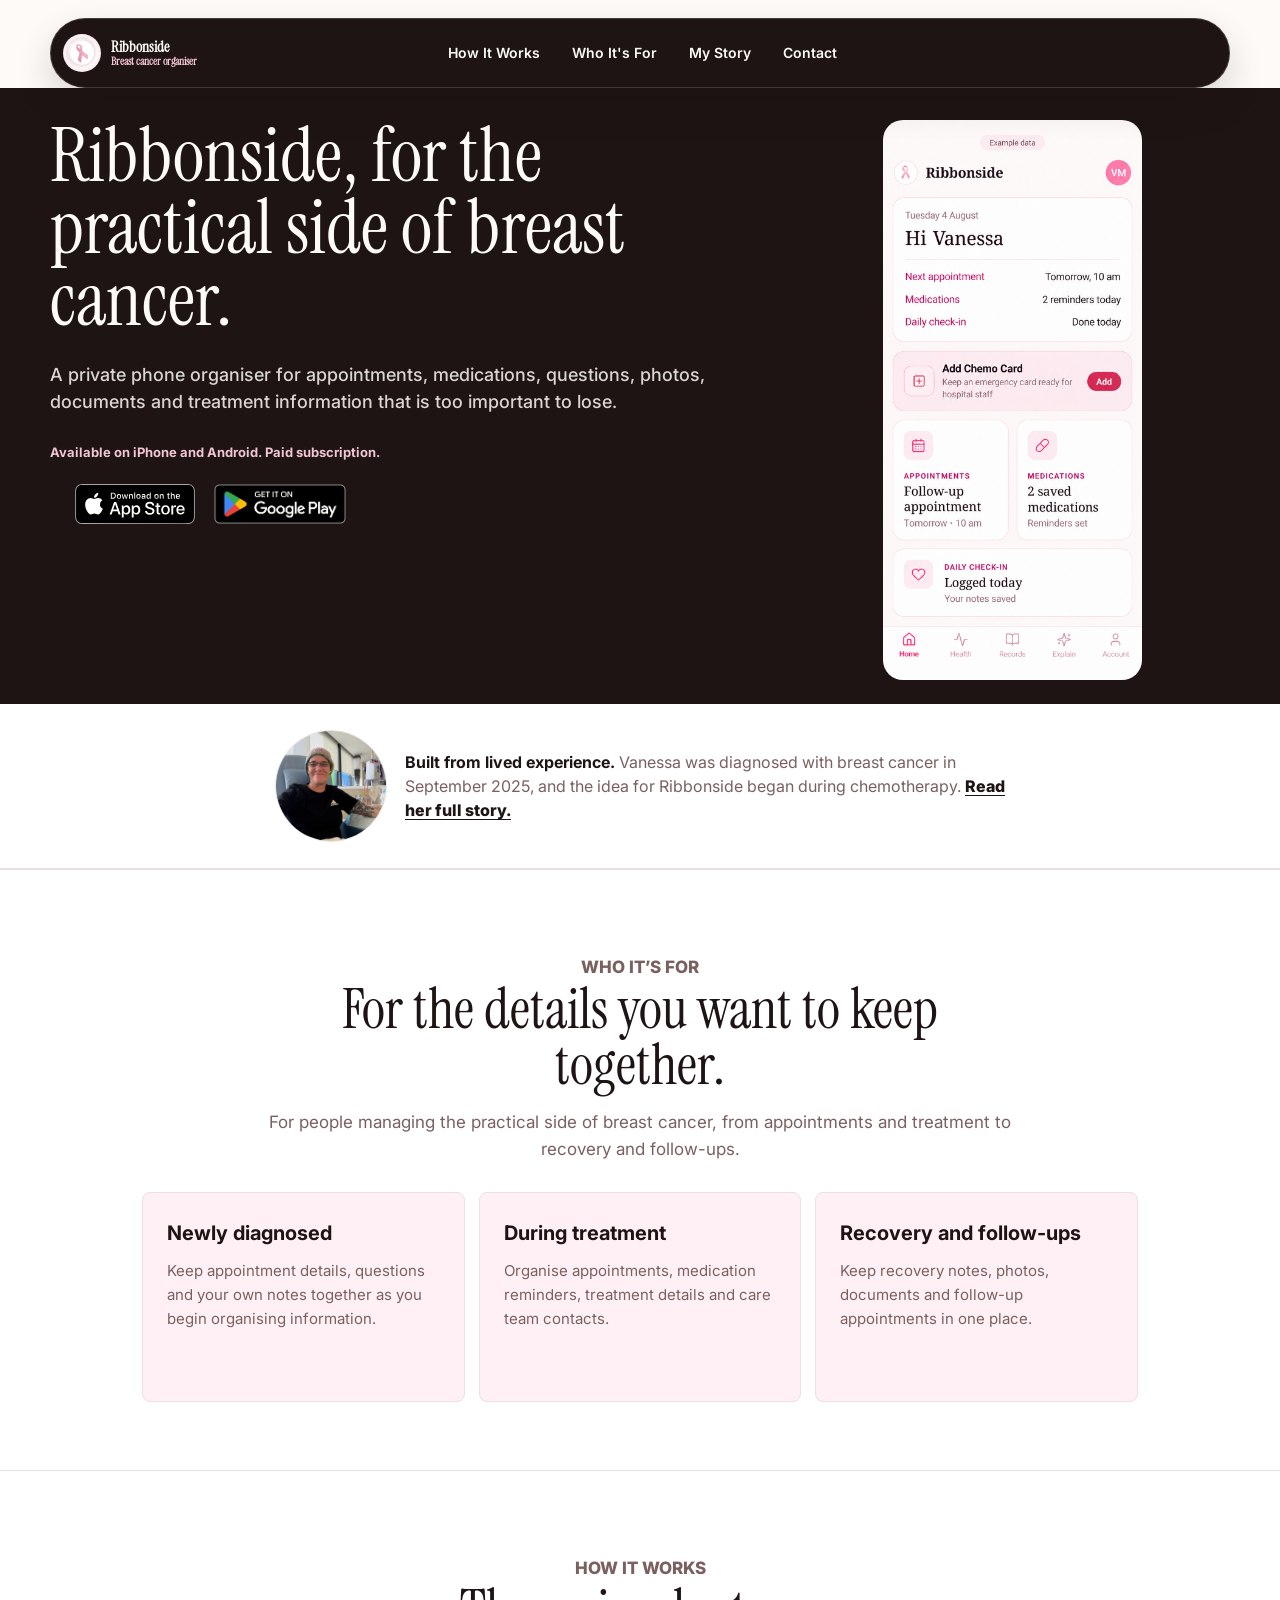
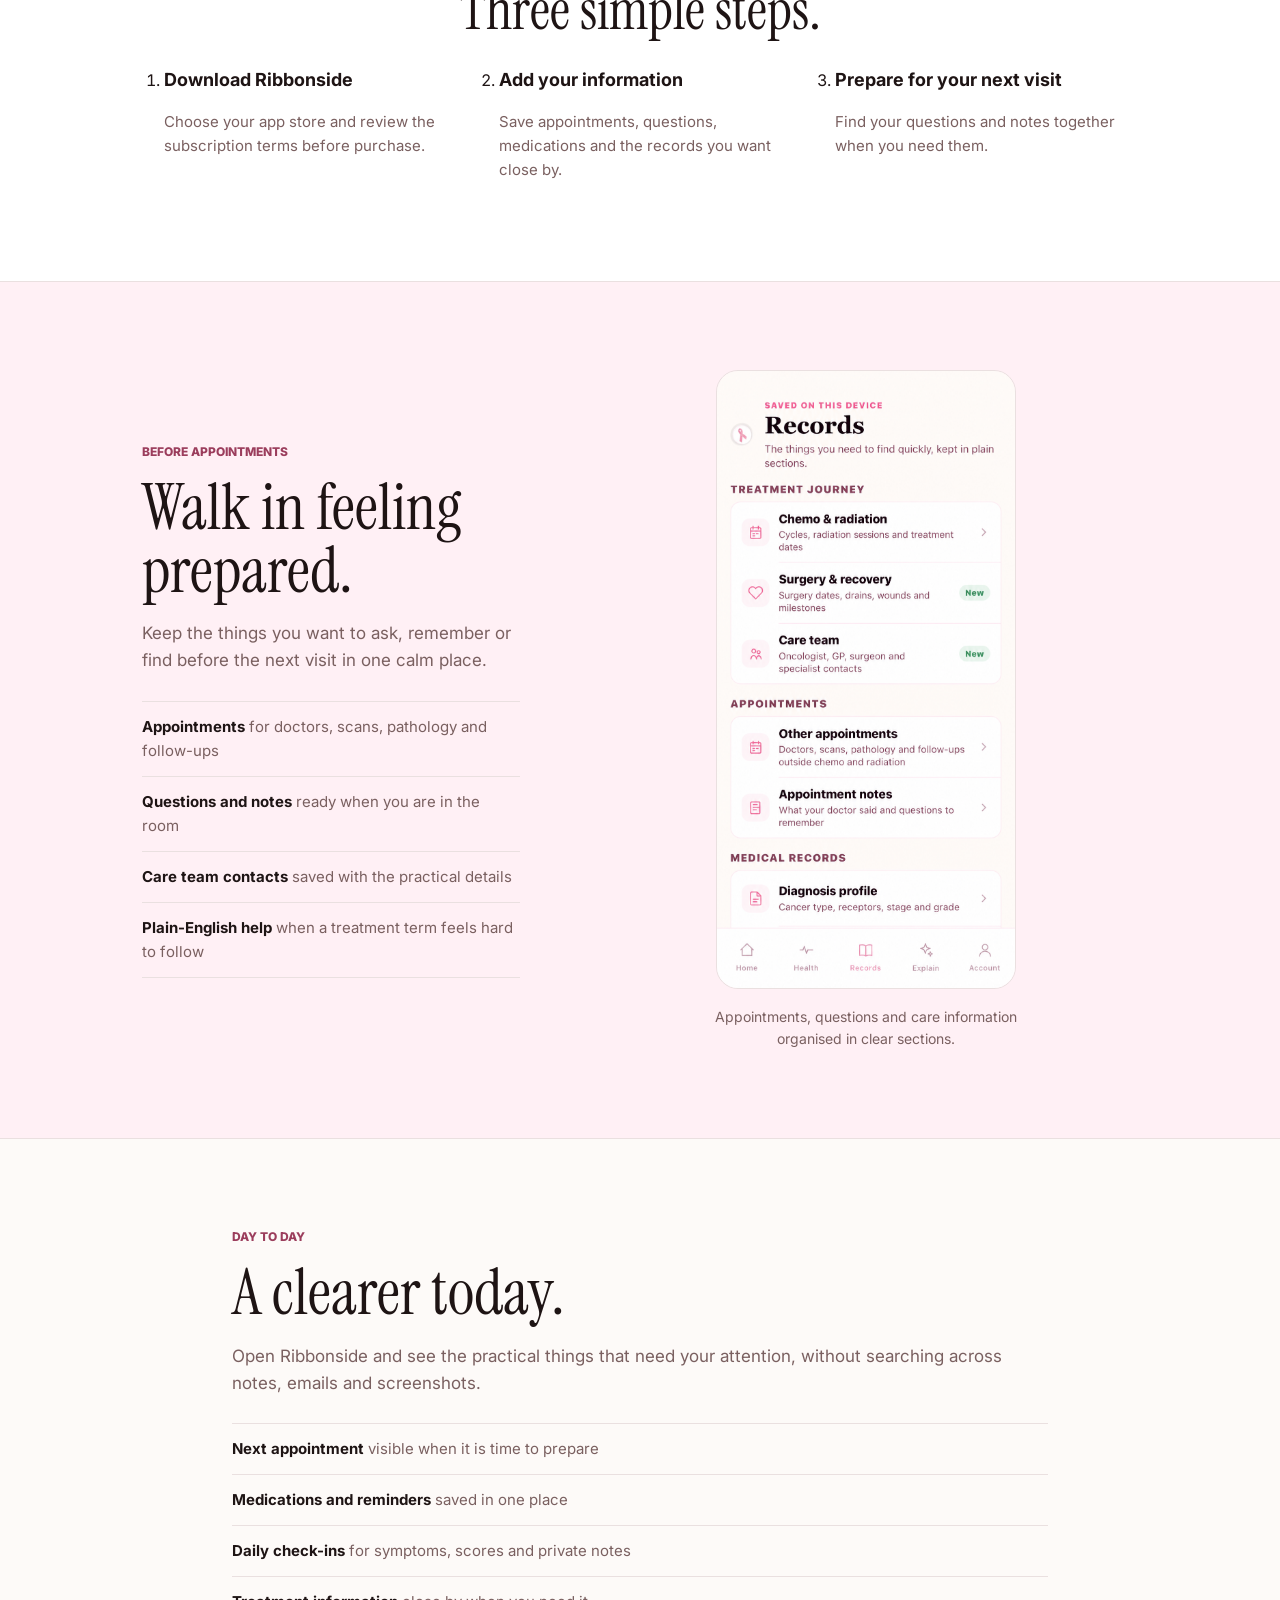
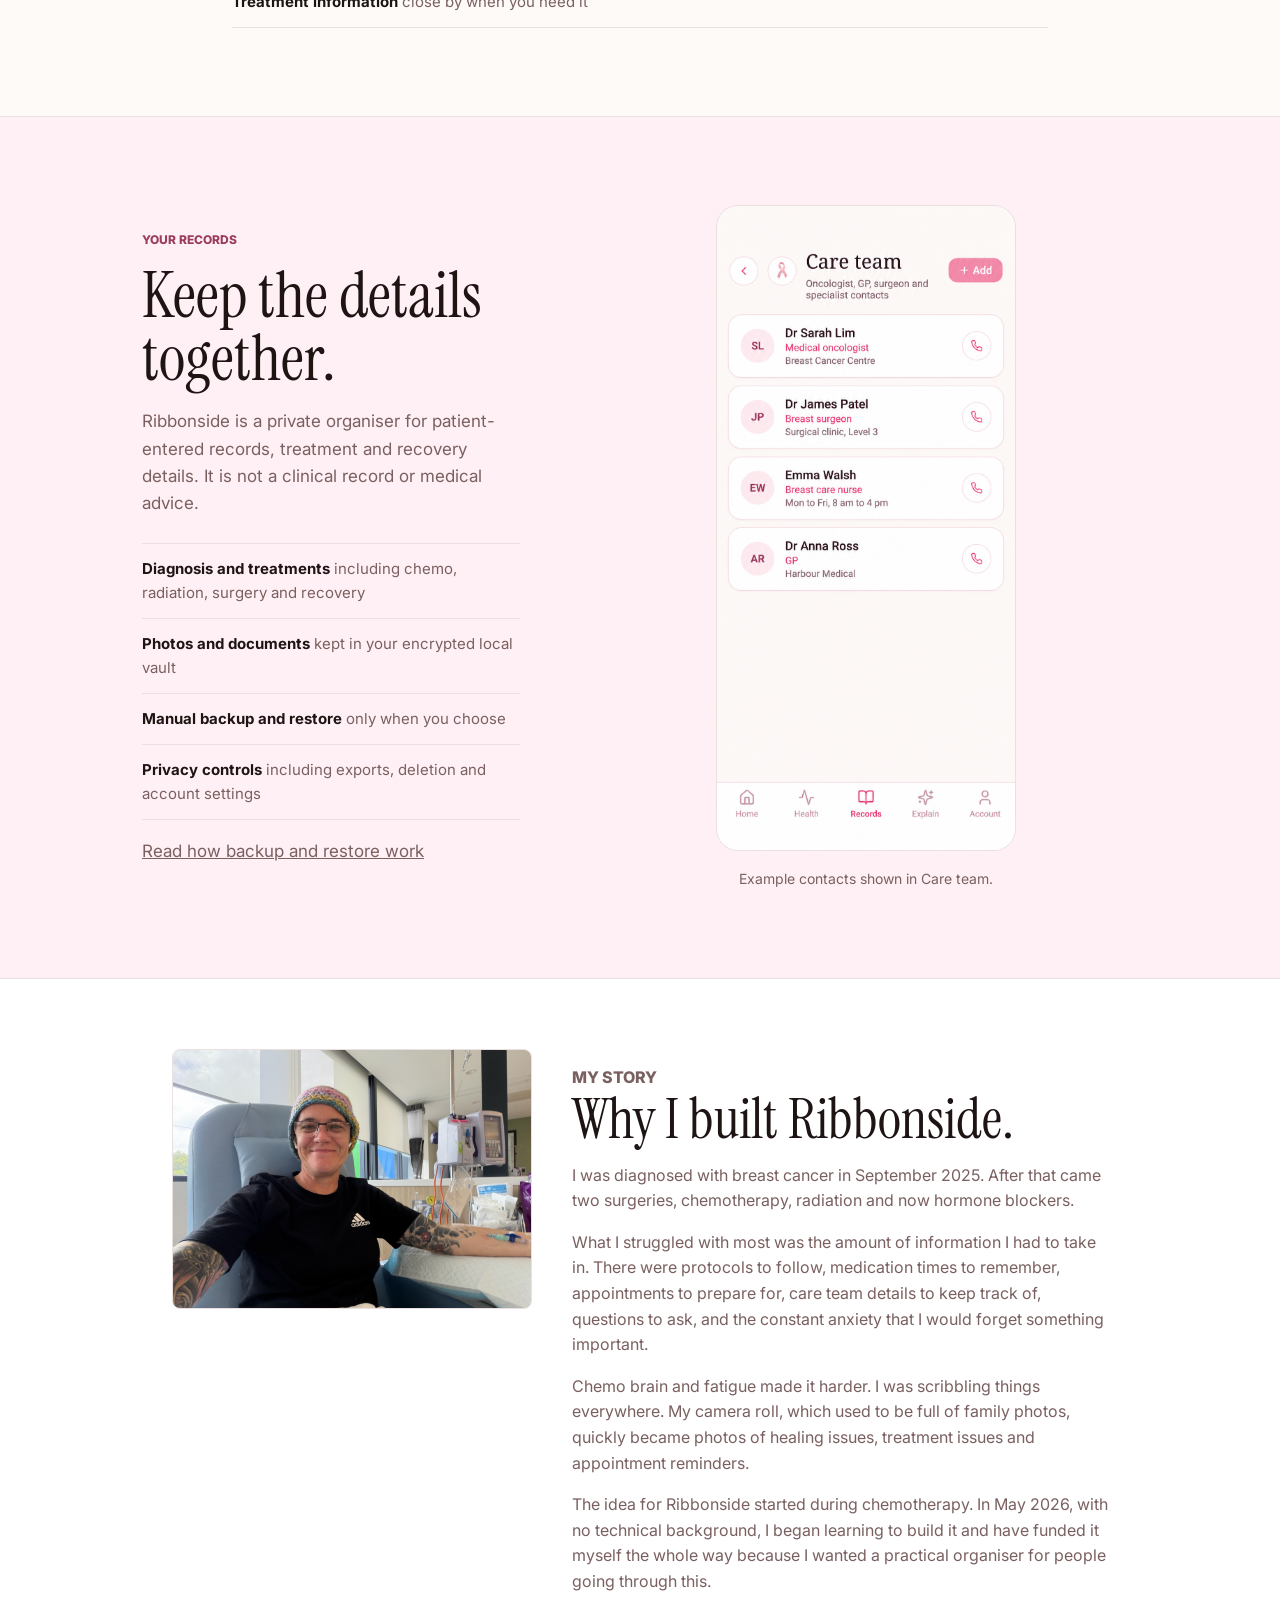
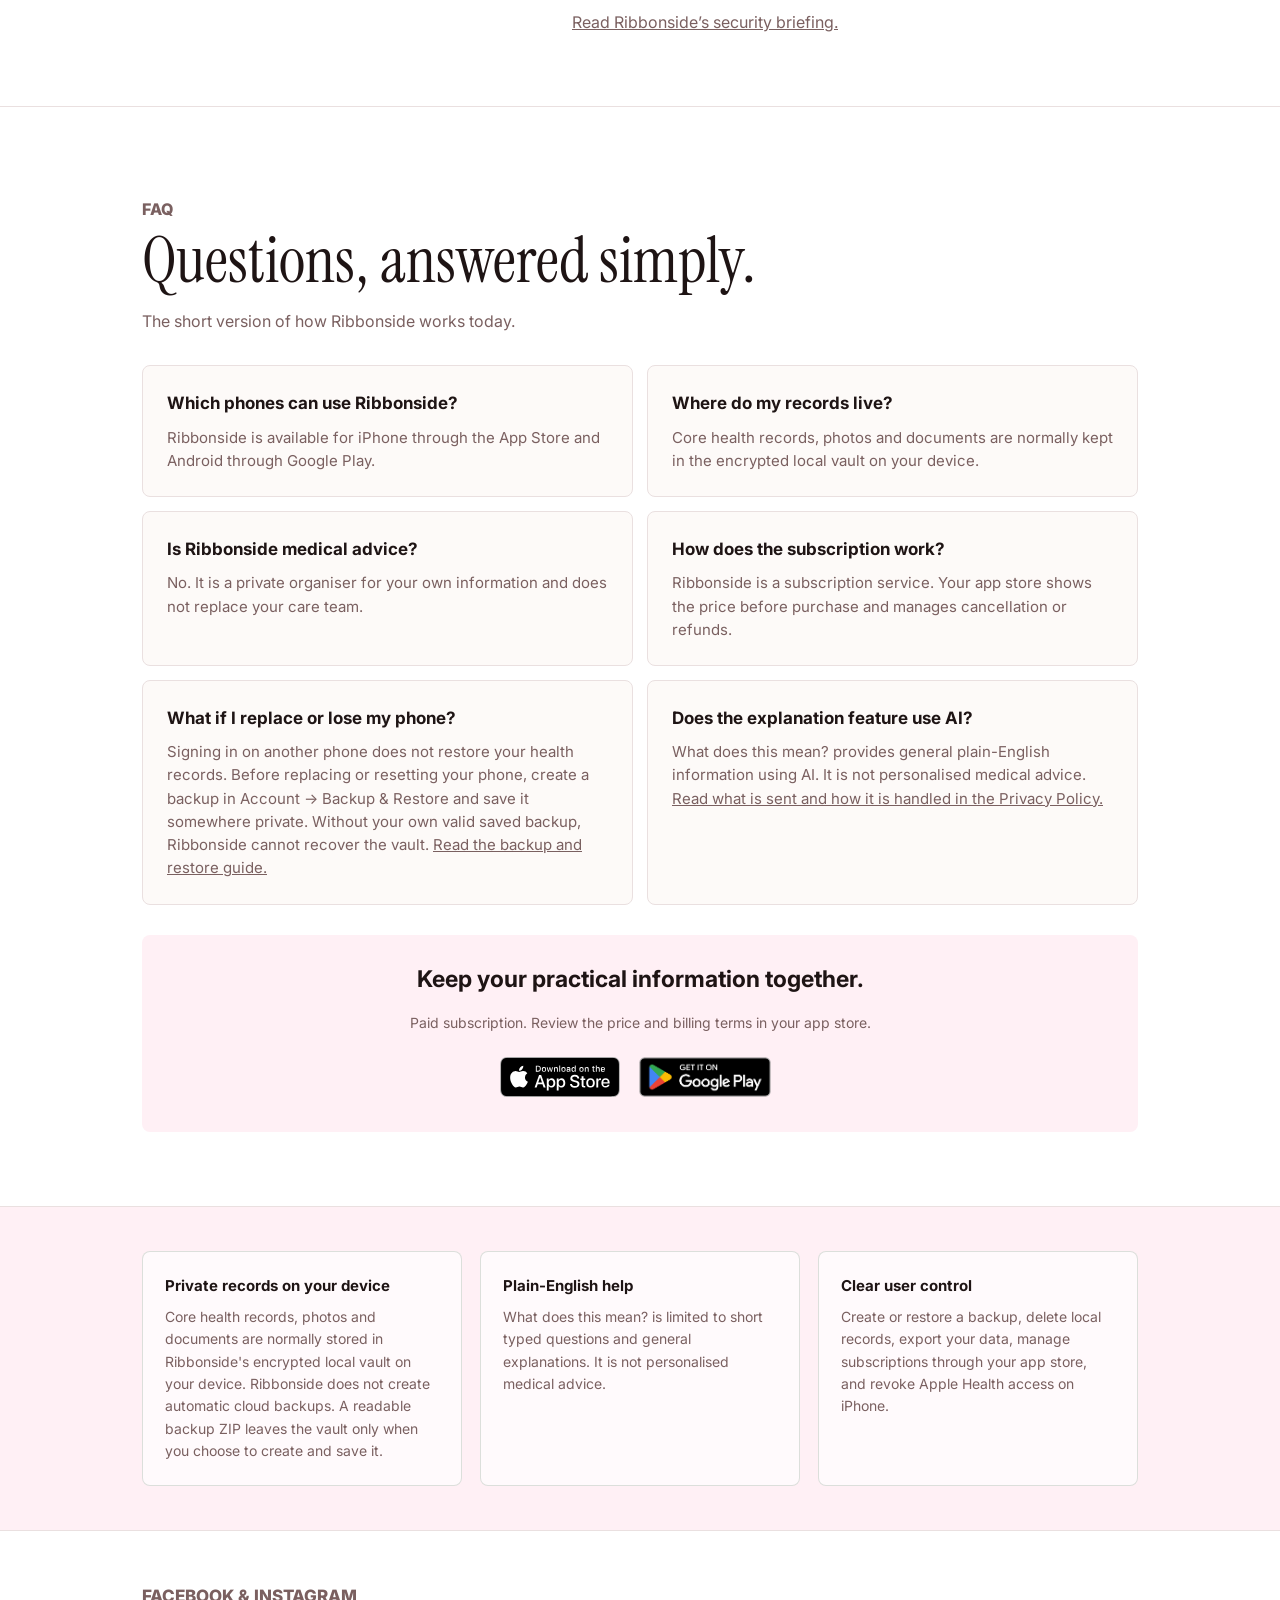
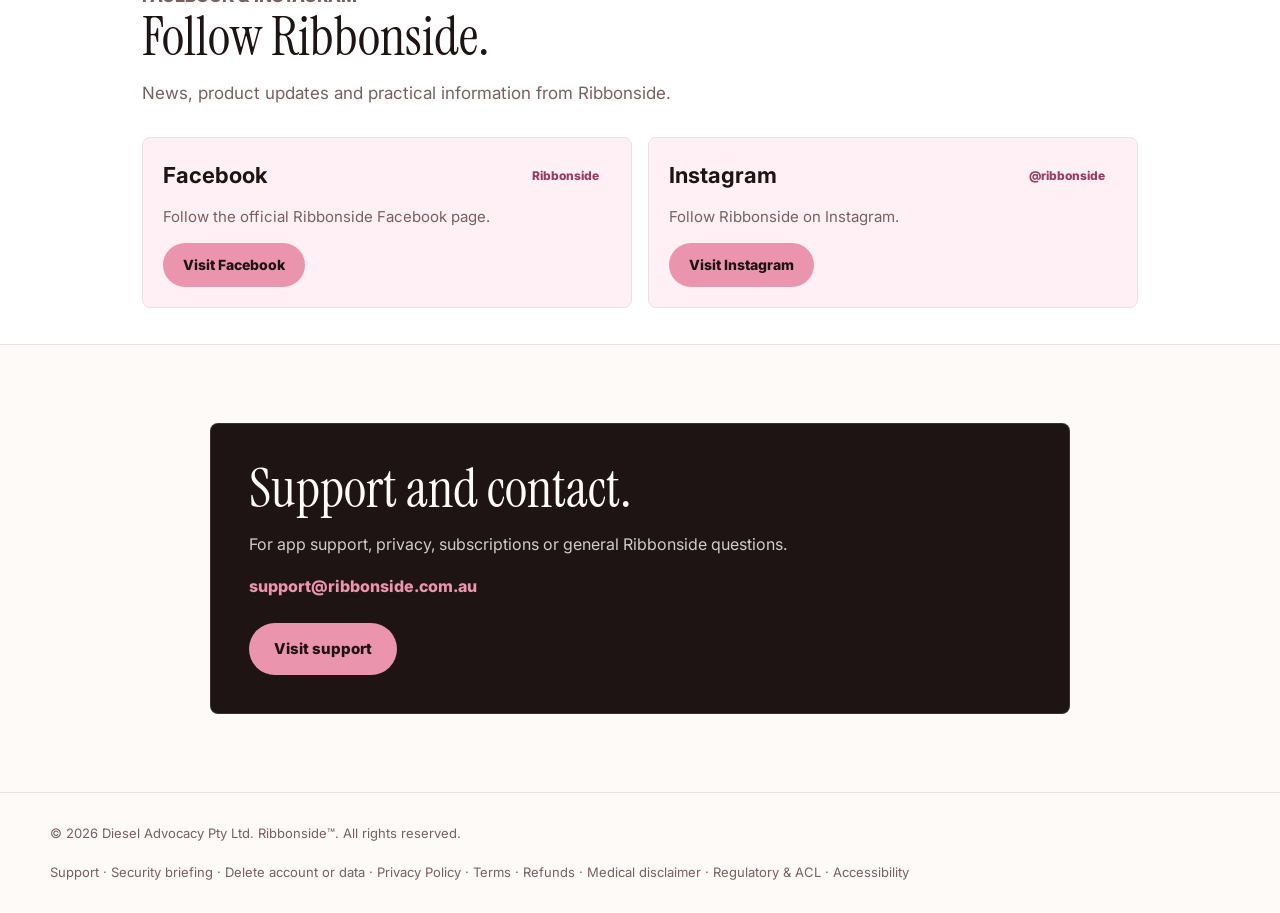
<file: index.html>
<!DOCTYPE html>
<html lang="en-AU">
<head>
<meta charset="UTF-8">
  <meta name="facebook-domain-verification" content="vb8xb7mcfr9ccrt4k5yd4tlt8liqgf" />
<meta name="viewport" content="width=device-width, initial-scale=1.0">
<meta name="theme-color" content="#1E1414">
<title>Ribbonside | Breast Cancer Organiser App</title>
<meta name="description" content="Ribbonside is a private organiser for the practical side of breast cancer. Keep appointments, medications, notes, photos and documents together on your phone.">
<link rel="canonical" href="https://ribbonside.com.au/">
<link rel="icon" type="image/png" sizes="32x32" href="/favicon-32x32.png?v=1">
<link rel="icon" type="image/png" sizes="16x16" href="/favicon-16x16.png?v=1">
<link rel="apple-touch-icon" sizes="180x180" href="/apple-touch-icon.png?v=1">
<meta property="og:title" content="Ribbonside | Breast Cancer Organiser App">
<meta property="og:description" content="A calm private organiser for the practical side of breast cancer.">
<meta property="og:type" content="website">
<meta property="og:url" content="https://ribbonside.com.au/">
<meta property="og:image" content="https://ribbonside.com.au/og-image.png">
<meta property="og:image:width" content="1200">
<meta property="og:image:height" content="630">
<meta name="twitter:card" content="summary_large_image">
<script type="application/ld+json">
{
  "@context": "https://schema.org",
  "@type": "SoftwareApplication",
  "name": "Ribbonside",
  "operatingSystem": "iOS, Android",
  "url": "https://ribbonside.com.au/",
  "downloadUrl": [
    "https://apps.apple.com/au/app/ribbonside/id6773605047",
    "https://play.google.com/store/apps/details?id=com.ribbonside.app"
  ],
  "description": "A private organiser for the practical side of breast cancer.",
  "publisher": {
    "@type": "Organization",
    "name": "Diesel Advocacy Pty Ltd",
    "url": "https://ribbonside.com.au/"
  }
}
</script>
<link rel="preconnect" href="https://fonts.googleapis.com">
<link rel="preconnect" href="https://fonts.gstatic.com" crossorigin>
<link href="https://fonts.googleapis.com/css2?family=Instrument+Serif:ital@0;1&amp;family=Inter:wght@400;500;600;700;800&amp;display=swap" rel="stylesheet">
<style>
:root{
  --paper:#FDFAF8;
  --surface:#FFFFFF;
  --surface-soft:#FFF0F5;
  --ink:#1E1414;
  --muted:#7A6060;
  --muted-2:#7A6060;
  --line:#EAE0E0;
  --pink:#EB94AE;
  --pink-soft:#FFF0F5;
  --pink-mid:#F2C4D4;
  --pink-deep:#EB94AE;
  --sage:#7A6060;
  --sage-soft:#FFF0F5;
  --clay:#1E1414;
  --clay-soft:#F2C4D4;
}
*{box-sizing:border-box}
html{scroll-behavior:smooth}
body{
  margin:0;
  background:var(--paper);
  color:var(--ink);
  font-family:"Inter",system-ui,-apple-system,BlinkMacSystemFont,"Segoe UI",sans-serif;
  line-height:1.6;
  -webkit-font-smoothing:antialiased;
}
img{max-width:100%;display:block}
a{color:inherit}
.skip-link{
  position:absolute;
  left:16px;
  top:-48px;
  z-index:100;
  background:var(--ink);
  color:white;
  padding:10px 14px;
  border-radius:999px;
  text-decoration:none;
  font-size:14px;
}
.skip-link:focus{top:12px}
.site-nav{
  position:sticky;
  top:0;
  z-index:40;
  min-height:72px;
  padding:12px max(22px,calc((100vw - 1180px) / 2));
  display:grid;
  grid-template-columns:1fr auto 1fr;
  align-items:center;
  gap:20px;
  border-bottom:1px solid rgba(234,224,224,.14);
  background:var(--ink);
}
.brand{
  display:inline-flex;
  align-items:center;
  gap:11px;
  width:max-content;
  color:var(--paper);
  text-decoration:none;
  font-weight:800;
}
.brand img{
  width:38px;
  height:38px;
  object-fit:contain;
  border-radius:50%;
}
.brand span{
  font-family:"Instrument Serif",Georgia,serif;
  font-size:26px;
  line-height:1;
  font-weight:400;
}
.nav-links{
  display:flex;
  align-items:center;
  justify-content:center;
  gap:6px;
  padding:5px;
  border:0;
  border-radius:999px;
  background:var(--ink);
}
.nav-links a{
  min-height:34px;
  display:inline-flex;
  align-items:center;
  padding:0 13px;
  border-radius:999px;
  color:var(--paper);
  text-decoration:none;
  font-size:13px;
  font-weight:700;
}
.nav-links a:hover{background:rgba(235,148,174,.16);color:var(--pink)}
.nav-cta{
  justify-self:end;
  min-height:42px;
  display:inline-flex;
  align-items:center;
  justify-content:center;
  padding:0 18px;
  border-radius:999px;
  background:var(--pink);
  color:var(--ink);
  text-decoration:none;
  font-size:13px;
  font-weight:800;
}
.hero{
  min-height:82svh;
  display:flex;
  align-items:center;
  position:relative;
  isolation:isolate;
  overflow:hidden;
  padding:86px 22px 76px;
  text-align:center;
  color:white;
  background:var(--ink);
}
.hero-inner{
  width:min(940px,100%);
  margin:0 auto;
}
.eyebrow{
  margin:0 0 16px;
  color:var(--pink);
  font-size:12px;
  font-weight:800;
  text-transform:uppercase;
}
h1,h2,.serif{
  font-family:"Instrument Serif",Georgia,serif;
  font-weight:400;
}
h1{
  margin:0 auto;
  max-width:920px;
  font-size:92px;
  line-height:.92;
}
.hero-lead{
  width:min(700px,100%);
  margin:24px auto 0;
  color:rgba(255,255,255,.9);
  font-size:21px;
  line-height:1.55;
  font-weight:600;
}
.hero-actions{
  display:flex;
  justify-content:center;
  align-items:center;
  gap:12px;
  flex-wrap:wrap;
  margin-top:34px;
}
.button{
  min-height:52px;
  display:inline-flex;
  align-items:center;
  justify-content:center;
  padding:0 24px;
  border:1px solid transparent;
  border-radius:999px;
  text-decoration:none;
  font-size:15px;
  font-weight:800;
}
.button.primary{
  background:white;
  color:var(--ink);
}
.button.secondary{
  color:white;
  border-color:rgba(255,255,255,.36);
  background:rgba(255,255,255,.1);
}
.button.text-link{
  min-height:auto;
  padding:8px 4px;
  color:var(--paper);
  border:0;
  background:transparent;
  text-decoration:underline;
  text-underline-offset:4px;
}
.hero-availability{
  display:grid;
  align-items:center;
  justify-content:center;
  gap:12px;
  margin:26px auto 0;
}
.hero-note{
  margin:0;
  color:rgba(255,255,255,.72);
  font-size:13px;
  font-weight:700;
}
.store-badges{
  display:flex;
  align-items:center;
  justify-content:center;
  gap:10px;
  flex-wrap:wrap;
}
.store-badge{
  display:inline-flex;
  align-items:center;
  justify-content:center;
  text-decoration:none;
}
.store-badge img{
  display:block;
  width:auto;
  object-fit:contain;
}
.store-badge.apple img{height:40px}
.store-badge.google img{height:58px}
.store-badge:focus-visible{
  outline:3px solid var(--pink);
  outline-offset:4px;
}
.phone-showcase{
  width:min(940px,100%);
  margin:0 auto;
  padding:44px 22px 58px;
  display:grid;
  grid-template-columns:repeat(3,minmax(160px,210px));
  justify-content:center;
  align-items:start;
  gap:30px;
  scroll-margin-top:110px;
}
.phone-card{
  display:grid;
  grid-template-rows:auto auto;
  gap:14px;
}
.phone-frame{
  width:100%;
  max-width:210px;
  margin:0 auto;
  padding:7px;
  border:1px solid var(--line);
  border-radius:24px;
  background:linear-gradient(180deg,var(--surface),var(--pink-soft));
  box-shadow:0 18px 44px rgba(30,20,20,.1);
  overflow:hidden;
}
.phone-frame img{
  width:auto;
  max-width:100%;
  height:clamp(300px,34vw,390px);
  margin:0 auto;
  border-radius:17px;
  object-fit:contain;
}
.phone-caption{
  width:min(210px,100%);
  margin:0 auto;
}
.phone-caption strong{
  display:block;
  font-size:15px;
}
.phone-caption span{
  display:block;
  margin-top:4px;
  color:var(--muted);
  font-size:13px;
}
.feature-section{
  border-top:1px solid var(--line);
  scroll-margin-top:140px;
}
.feature-section:nth-of-type(odd){background:var(--surface-soft)}
.section-inner{
  width:min(1180px,100%);
  margin:0 auto;
  padding:74px 22px;
  display:grid;
  grid-template-columns:minmax(240px,.82fr) minmax(0,1.18fr);
  gap:48px;
  align-items:start;
}
.section-copy{
  position:sticky;
  top:96px;
}
.section-copy h2{
  margin:0;
  font-size:56px;
  line-height:.98;
}
.section-copy p{
  margin:18px 0 0;
  color:var(--muted);
  font-size:17px;
}
.card-grid{
  display:grid;
  grid-template-columns:repeat(2,minmax(0,1fr));
  gap:14px;
}
.feature-card{
  min-height:164px;
  display:grid;
  grid-template-columns:44px 1fr;
  gap:15px;
  padding:20px;
  border:1px solid var(--line);
  border-radius:8px;
  background:var(--surface);
}
.feature-icon{
  width:44px;
  height:44px;
  display:grid;
  place-items:center;
  border-radius:999px;
  background:var(--pink-soft);
  color:var(--pink-deep);
  font-weight:800;
  font-size:13px;
}
.feature-card:nth-child(2n) .feature-icon{
  background:var(--sage-soft);
  color:var(--sage);
}
.feature-card:nth-child(3n) .feature-icon{
  background:var(--clay-soft);
  color:var(--clay);
}
.feature-card h3{
  margin:0;
  font-size:17px;
  line-height:1.3;
}
.feature-card p{
  margin:8px 0 0;
  color:var(--muted);
  font-size:14px;
  line-height:1.55;
}
.journey-section{
  border-top:1px solid var(--line);
  scroll-margin-top:140px;
}
.journey-section:nth-of-type(odd){background:var(--surface-soft)}
.journey-inner{
  width:min(1040px,100%);
  margin:0 auto;
  padding:88px 22px;
  display:grid;
  grid-template-columns:minmax(250px,.82fr) minmax(0,1.18fr);
  align-items:center;
  gap:74px;
}
.journey-section:nth-of-type(even) .journey-inner{grid-template-columns:minmax(0,1.18fr) minmax(250px,.82fr)}
.journey-section:nth-of-type(even) .journey-copy{order:2}
.journey-section:nth-of-type(even) .journey-screen{order:1}
.journey-copy h2{
  margin:0;
  font-size:clamp(42px,5vw,64px);
  line-height:.98;
}
.journey-copy > p:not(.eyebrow){
  margin:18px 0 0;
  color:var(--muted);
  font-size:17px;
  line-height:1.6;
}
.journey-points{
  margin:26px 0 0;
  padding:0;
  list-style:none;
  border-top:1px solid var(--line);
}
.journey-points li{
  padding:13px 0;
  border-bottom:1px solid var(--line);
  color:var(--ink);
  font-size:15px;
  font-weight:700;
}
.journey-points span{color:var(--muted);font-weight:400}
.journey-screen{margin:0;text-align:center}
.journey-screen img{
  display:block;
  width:min(300px,100%);
  height:auto;
  margin:0 auto;
  border:1px solid var(--line);
  border-radius:22px;
  background:var(--surface);
}
.journey-screen figcaption{
  max-width:330px;
  margin:17px auto 0;
  color:var(--muted);
  font-size:14px;
  line-height:1.55;
}
.founder-intro{border-bottom:1px solid var(--line);background:var(--surface)}
.founder-intro-inner{
  width:min(860px,100%);
  margin:0 auto;
  padding:26px 22px;
  display:flex;
  align-items:center;
  justify-content:center;
  gap:18px;
}
.founder-intro img{
  width:112px;
  height:112px;
  flex:0 0 auto;
  object-fit:cover;
  object-position:center;
  border:1px solid var(--line);
  border-radius:50%;
}
.founder-intro p{max-width:600px;margin:0;color:var(--muted);font-size:16px;line-height:1.5}
.founder-intro strong{color:var(--ink)}
.founder-intro a{color:var(--ink);font-weight:800;text-underline-offset:3px}
.backup-simple{align-self:center;padding:12px 0}
.backup-simple p{
  max-width:560px;
  margin:0;
  color:var(--ink);
  font-family:"Instrument Serif",Georgia,serif;
  font-size:clamp(30px,3vw,42px);
  line-height:1.1;
}
.backup-simple a{display:inline-block;margin-top:18px;color:var(--ink);font-size:15px;font-weight:800;text-underline-offset:4px}
.faq-section{border-top:1px solid var(--line);background:var(--surface)}
.faq-inner{width:min(1180px,100%);margin:0 auto;padding:74px 22px}
.faq-header{max-width:620px}
.faq-header h2{
  margin:8px 0 0;
  color:var(--ink);
  font-family:"Instrument Serif",Georgia,serif;
  font-size:clamp(44px,5vw,68px);
  line-height:.98;
  font-weight:400;
}
.faq-header p{margin:16px 0 0;color:var(--muted);font-size:16px;line-height:1.55}
.faq-grid{display:grid;grid-template-columns:repeat(2,minmax(0,1fr));gap:14px;margin-top:32px}
.faq-item{border:1px solid var(--line);border-radius:8px;padding:24px;background:var(--paper)}
.faq-item h3{margin:0;color:var(--ink);font-size:17px}
.faq-item p{margin:8px 0 0;color:var(--muted);font-size:15px;line-height:1.55}
.subscription-disclosure{
  border-top:1px solid var(--line);
  border-bottom:1px solid var(--line);
  background:var(--surface);
}
.subscription-disclosure p{
  width:min(1180px,100%);
  margin:0 auto;
  padding:18px 22px;
  color:var(--muted);
  font-size:13px;
  line-height:1.5;
  text-align:center;
}
.founder-section{
  border-top:1px solid var(--line);
  background:var(--surface);
}
.founder-inner{
  width:min(980px,100%);
  margin:0 auto;
  padding:70px 22px;
  display:grid;
  grid-template-columns:minmax(250px,360px) minmax(0,1fr);
  gap:40px;
  align-items:start;
}
.founder-photo{
  width:100%;
  height:260px;
  object-fit:cover;
  object-position:center;
  border-radius:8px;
  border:1px solid var(--line);
}
.founder-copy h2{
  margin:0;
  font-size:56px;
  line-height:1;
}
.founder-copy p{
  margin:16px 0 0;
  color:var(--muted);
  font-size:16px;
}
.trust-band{
  border-top:1px solid var(--line);
  border-bottom:1px solid var(--line);
  background:var(--sage-soft);
}
.trust-inner{
  width:min(1180px,100%);
  margin:0 auto;
  padding:44px 22px;
  display:grid;
  grid-template-columns:repeat(3,minmax(0,1fr));
  gap:18px;
}
.trust-item{
  padding:22px;
  border:1px solid rgba(95,126,107,.22);
  border-radius:8px;
  background:rgba(255,255,255,.64);
}
.trust-item strong{
  display:block;
  font-size:15px;
}
.trust-item p{
  margin:8px 0 0;
  color:var(--muted);
  font-size:14px;
}
.social-section{
  border-bottom:1px solid var(--line);
  background:var(--surface);
}
.social-inner{
  width:min(1180px,100%);
  margin:0 auto;
  padding:72px 22px;
}
.social-header{
  width:min(720px,100%);
  margin-bottom:30px;
}
.social-header h2{
  margin:0;
  font-size:54px;
  line-height:1;
}
.social-header p{
  margin:16px 0 0;
  color:var(--muted);
  font-size:17px;
}
.social-grid{
  display:grid;
  grid-template-columns:repeat(2,minmax(0,1fr));
  gap:16px;
}
.social-card{
  display:flex;
  flex-direction:column;
  min-height:210px;
  padding:26px;
  border:1px solid var(--line);
  border-radius:8px;
  background:var(--surface-soft);
}
.social-platform{
  display:flex;
  align-items:center;
  justify-content:space-between;
  gap:18px;
  margin-bottom:20px;
}
.social-platform h3{
  margin:0;
  font-size:22px;
}
.social-status{
  display:inline-flex;
  align-items:center;
  min-height:32px;
  padding:0 12px;
  border-radius:999px;
  background:var(--pink-soft);
  color:var(--pink-deep);
  font-size:12px;
  font-weight:800;
  text-decoration:none;
  white-space:nowrap;
}
.social-copy{
  margin:0 0 24px;
  color:var(--muted);
  font-size:15px;
}
.social-link{
  align-self:flex-start;
  display:inline-flex;
  align-items:center;
  justify-content:center;
  min-height:44px;
  margin-top:auto;
  padding:0 20px;
  border-radius:999px;
  background:var(--pink);
  color:var(--ink);
  font-size:14px;
  font-weight:800;
  text-decoration:none;
}
.cta-section{
  padding:78px 22px;
  background:var(--paper);
}
.cta-inner{
  width:min(860px,100%);
  margin:0 auto;
  border:1px solid rgba(234,224,224,.14);
  border-radius:8px;
  background:var(--ink);
  color:var(--paper);
  padding:38px;
}
.cta-inner h2{
  margin:0;
  font-size:54px;
  line-height:1;
}
.cta-inner p{
  margin:16px 0 0;
  color:rgba(253,250,248,.8);
  font-size:16px;
}
.cta-email{
  display:inline-flex;
  margin-top:16px;
  color:var(--pink);
  font-weight:800;
  text-decoration:none;
  word-break:break-word;
}
.cta-email:hover{text-decoration:underline}
.cta-actions{
  display:flex;
  flex-wrap:wrap;
  gap:12px;
  margin-top:24px;
}
.cta-actions .button.primary{
  background:var(--pink);
  color:var(--ink);
}
.cta-actions .button.secondary{
  color:var(--paper);
  border-color:rgba(235,148,174,.55);
  background:rgba(253,250,248,.08);
}
footer{
  padding:30px 22px;
  border-top:1px solid var(--line);
  color:var(--muted);
  font-size:13px;
}
.footer-inner{
  width:min(1180px,100%);
  margin:0 auto;
  display:flex;
  justify-content:space-between;
  gap:18px;
  flex-wrap:wrap;
}
footer a{color:var(--muted);text-decoration:none}
footer a:hover{text-decoration:underline}
.site-nav{
  top:16px;
  width:min(1180px,calc(100% - 48px));
  min-height:64px;
  margin:18px auto 0;
  padding:7px 7px 7px 12px;
  border:1px solid rgba(234,224,224,.18);
  border-radius:999px;
  background:var(--ink);
  box-shadow:0 16px 36px rgba(30,20,20,.16);
}
.brand{
  gap:10px;
}
.brand img{
  width:38px;
  height:38px;
  padding:2px;
  border:1px solid rgba(234,224,224,.24);
  background:var(--surface-soft);
}
.brand-text{
  display:grid;
  gap:1px;
  font-family:"Inter",system-ui,-apple-system,BlinkMacSystemFont,"Segoe UI",sans-serif;
  line-height:1.05;
}
.brand-text strong{
  font-size:15px;
  font-weight:800;
}
.brand-text small{
  color:var(--pink-mid);
  font-size:11px;
  font-weight:600;
}
.nav-links{
  border-color:transparent;
  background:var(--ink);
}
.nav-links a{
  color:var(--paper);
  font-weight:600;
}
.nav-cta{
  min-height:46px;
  padding:0 22px;
  background:var(--pink);
  color:var(--ink);
}
.hero{
  min-height:auto;
  padding:92px 22px 30px;
  color:var(--paper);
  background:var(--ink);
}
.hero .eyebrow{
  display:inline-flex;
  min-height:34px;
  align-items:center;
  justify-content:center;
  margin:0 0 22px;
  padding:0 14px;
  border:1px solid rgba(235,148,174,.55);
  border-radius:999px;
  background:rgba(235,148,174,.12);
  color:var(--pink);
  text-transform:none;
}
.hero h1{
  max-width:980px;
  font-size:90px;
  line-height:.95;
  color:var(--paper);
}
.hero h1 em{
  font-style:italic;
}
.hero-lead{
  width:min(660px,100%);
  color:rgba(253,250,248,.84);
  font-size:18px;
  font-weight:500;
}
.hero .button.primary{
  background:var(--pink);
  color:var(--ink);
}
.hero .button.secondary{
  color:var(--paper);
  border-color:rgba(235,148,174,.55);
  background:rgba(253,250,248,.08);
}
.hero-note{
  color:var(--pink-mid);
}
.phone-showcase{
  padding-top:22px;
}
.showcase-label{
  grid-column:1/-1;
  margin:0 0 -8px;
  color:var(--pink-mid);
  font-size:12px;
  font-weight:800;
  text-align:center;
  text-transform:uppercase;
}
.audience-section{
  border-top:1px solid var(--line);
  background:var(--surface);
}
.audience-inner{
  width:min(1180px,100%);
  margin:0 auto;
  padding:68px 22px;
}
.audience-header{
  width:min(760px,100%);
  margin:0 auto 28px;
  text-align:center;
}
.audience-header h2{
  margin:0;
  font-size:56px;
  line-height:1;
}
.audience-header p{
  margin:16px 0 0;
  color:var(--muted);
  font-size:17px;
}
.audience-grid{
  display:grid;
  grid-template-columns:repeat(3,minmax(0,1fr));
  gap:14px;
}
.audience-card{
  min-height:210px;
  padding:24px;
  border:1px solid var(--line);
  border-radius:8px;
  background:var(--surface-soft);
}
.audience-card h3{
  margin:0;
  font-size:20px;
}
.audience-card p{
  margin:10px 0 0;
  color:var(--muted);
  font-size:15px;
}
@media(max-width:960px){
  html{scroll-padding-top:140px}
  .site-nav{
    grid-template-columns:1fr auto;
    grid-template-areas:"brand cta" "links links";
    width:min(100% - 32px,1180px);
    top:10px;
    margin-top:10px;
  }
  .brand{grid-area:brand}
  .nav-links{
    grid-area:links;
    grid-column:1 / -1;
    display:grid;
    grid-template-columns:repeat(4,minmax(0,1fr));
    width:100%;
  }
  .nav-links a{
    justify-content:center;
    padding:0 8px;
    white-space:nowrap;
  }
  .nav-cta{grid-area:cta}
  h1{font-size:72px}
  .section-inner,.journey-inner,.founder-inner{
    grid-template-columns:1fr;
  }
  .journey-section:nth-of-type(even) .journey-inner{grid-template-columns:1fr}
  .journey-section:nth-of-type(even) .journey-copy,
  .journey-section:nth-of-type(even) .journey-screen{order:initial}
  .audience-grid{grid-template-columns:1fr}
  .section-copy{position:static}
  .phone-showcase{
    grid-template-columns:repeat(2,minmax(160px,210px));
    width:min(560px,100%);
  }
  .phone-frame img{height:360px}
  .founder-photo{
    height:auto;
    max-height:360px;
    object-fit:contain;
    background:var(--surface-soft);
  }
  .trust-inner,.social-grid,.faq-grid{grid-template-columns:1fr}
}
@media(max-width:680px){
  .site-nav{min-height:64px;padding:10px 18px}
  .brand-text strong{font-size:15px}
  .brand-text small{display:none}
  .brand img{width:34px;height:34px}
  .nav-cta{min-height:38px;padding:0 14px}
  .nav-links{gap:2px;padding:4px}
  .nav-links a{min-height:32px;padding:0 4px;font-size:11px}
  .hero{
    padding:58px 18px 34px;
  }
  .hero h1{font-size:46px;line-height:1}
  .hero-lead{font-size:17px}
  .button{width:100%;min-height:50px}
  .phone-showcase,.section-inner,.journey-inner,.founder-inner,.trust-inner,.social-inner,.cta-section{
    padding-left:18px;
    padding-right:18px;
  }
  .journey-inner{padding-top:62px;padding-bottom:62px;gap:36px}
  .journey-screen img{width:min(260px,100%)}
  .faq-inner{padding:58px 18px}
  .faq-header h2{font-size:42px}
  .founder-intro-inner{padding:22px 18px;align-items:flex-start}
  .founder-intro img{width:64px;height:64px}
  .phone-showcase,.card-grid{grid-template-columns:1fr}
  .phone-showcase{width:min(260px,100%)}
  .phone-frame img{height:350px}
  .section-inner{padding-top:58px;padding-bottom:58px}
  .section-copy h2,.founder-copy h2,.social-header h2,.cta-inner h2,.audience-header h2{font-size:42px}
  .feature-card{grid-template-columns:40px 1fr;min-height:0;padding:18px}
  .feature-icon{width:40px;height:40px}
  .social-inner{padding-top:58px;padding-bottom:58px}
  .social-card{min-height:0;padding:22px}
  .social-platform{
    align-items:flex-start;
    flex-direction:column;
    gap:10px;
  }
  .social-link{width:100%}
  .cta-inner{padding:26px}
  .footer-inner{display:block}
  .footer-inner div+div{margin-top:10px}
}

/* Local marketing review refinements */
.audience-inner,.faq-inner,.trust-inner,.social-inner{max-width:1040px}
.social-status{color:#9B3D5C;background:#FFF0F5}
.audience-section{scroll-margin-top:140px}
#day-to-day .journey-inner{grid-template-columns:1fr;max-width:860px}
#day-to-day .journey-copy{order:initial}
.hero{padding-top:32px;padding-bottom:24px}
.hero-layout{align-items:start}
@media(max-width:680px){.hero{padding-top:30px}}
.eyebrow{color:#9B3D5C}
.hero-layout{width:min(1180px,100%);margin:auto;display:grid;grid-template-columns:1.6fr 1fr;align-items:start;gap:48px;text-align:left}
.hero h1{font-size:clamp(48px,6vw,76px)}
.hero-lead{margin-left:0}
.hero-actions{justify-content:flex-start}
.hero-availability{justify-content:start}
.hero-note{max-width:560px}
.hero-screen{margin:0;text-align:center}
.hero-screen img{width:auto;max-width:100%;height:560px;object-fit:contain;margin:auto;border-radius:20px}
.hero-screen figcaption{font-size:13px;color:var(--pink-mid);margin-top:12px}
.nav-links a{font-size:14px;min-height:44px}
.steps-grid{display:grid;grid-template-columns:repeat(3,1fr);gap:32px;padding-left:22px}
.steps-grid h3{font-size:18px;margin:0}
.steps-grid p{color:var(--muted);font-size:15px}
.download-repeat{margin-top:30px;padding:26px;border-radius:8px;background:var(--surface-soft);text-align:center}
.download-repeat h3{margin:0;font-size:23px}
.download-repeat p{color:var(--muted);font-size:14px}
.social-inner{padding-top:36px;padding-bottom:36px}
.social-card{min-height:0;padding:20px}
.social-platform{margin-bottom:12px}
.social-copy{margin-bottom:14px}
a:focus-visible{outline:3px solid #9B3D5C;outline-offset:4px}
@media(max-width:680px){
.hero-layout{grid-template-columns:1fr;gap:26px;text-align:center}
.hero-actions{justify-content:center}
.hero-availability{justify-content:center}
.hero-screen img{width:auto;height:330px}
.nav-links{grid-template-columns:repeat(2,1fr)}
.nav-links a{font-size:13px;min-height:44px}
.site-nav{border-radius:24px;gap:8px}
.steps-grid{grid-template-columns:1fr;gap:16px}
.audience-inner,.journey-inner,.founder-inner,.faq-inner{padding-top:42px;padding-bottom:42px}
.journey-inner{gap:24px}
.social-header h2{font-size:36px}
}
</style>
</head>
<body>
<a class="skip-link" href="#main">Skip to content</a>

<nav class="site-nav" aria-label="Primary navigation">
  <a class="brand" href="index.html" aria-label="Ribbonside home">
    <img src="ribbonside-ribbon-logo.png" width="256" height="256" alt="">
    <span class="brand-text"><strong>Ribbonside</strong><small>Breast cancer organiser</small></span>
  </a>
  <div class="nav-links" aria-label="Page sections">
    <a href="#how-it-works">How It Works</a>
    <a href="#who-its-for">Who It's For</a>
    <a href="#my-story">My Story</a>
    <a href="#contact">Contact</a>
  </div>
</nav>

<main id="main">
  <section class="hero" aria-label="Ribbonside introduction">
    <div class="hero-layout"><div class="hero-inner">
      <h1>Ribbonside, for the practical side of breast cancer.</h1>
      <p class="hero-lead">A private phone organiser for appointments, medications, questions, photos, documents and treatment information that is too important to lose.</p>
      <div class="hero-availability" id="download">
        <p class="hero-note">Available on iPhone and Android. Paid subscription.</p>
        <div class="store-badges" aria-label="Download Ribbonside">
          <a class="store-badge apple" href="https://apps.apple.com/au/app/ribbonside/id6773605047" aria-label="Download Ribbonside on the App Store"><img src="app-store-badge.svg" alt="Download on the App Store"></a>
          <a class="store-badge google" href="https://play.google.com/store/apps/details?id=com.ribbonside.app" aria-label="Get Ribbonside on Google Play"><img src="google-play-badge.png" alt="Get it on Google Play"></a>
        </div>
      </div>
    </div>
      <figure class="hero-screen"><img src="preview-home-vanessa-filled.png" width="852" height="1846" alt="Ribbonside Home screen"></figure>
    </div>
  </section>

  <section class="founder-intro" aria-label="Why Ribbonside was built">
    <div class="founder-intro-inner">
      <img src="vanessa-chemo-chair-srgb.jpg" width="1400" height="1050" decoding="async" alt="Vanessa during chemotherapy treatment">
      <p><strong>Built from lived experience.</strong> Vanessa was diagnosed with breast cancer in September 2025, and the idea for Ribbonside began during chemotherapy. <a href="#my-story">Read her full story.</a></p>
    </div>
  </section>

  <section class="audience-section" id="who-its-for">
    <div class="audience-inner">
      <div class="audience-header"><p class="eyebrow">Who it’s for</p><h2>For the details you want to keep together.</h2><p>For people managing the practical side of breast cancer, from appointments and treatment to recovery and follow-ups.</p></div>
      <div class="audience-grid">
        <article class="audience-card"><h3>Newly diagnosed</h3><p>Keep appointment details, questions and your own notes together as you begin organising information.</p></article>
        <article class="audience-card"><h3>During treatment</h3><p>Organise appointments, medication reminders, treatment details and care team contacts.</p></article>
        <article class="audience-card"><h3>Recovery and follow-ups</h3><p>Keep recovery notes, photos, documents and follow-up appointments in one place.</p></article>
      </div>
    </div>
  </section>

  <section class="audience-section" id="how-it-works">
    <div class="audience-inner"><div class="audience-header"><p class="eyebrow">How it works</p><h2>Three simple steps.</h2></div>
      <ol class="steps-grid">
        <li><h3>Download Ribbonside</h3><p>Choose your app store and review the subscription terms before purchase.</p></li>
        <li><h3>Add your information</h3><p>Save appointments, questions, medications and the records you want close by.</p></li>
        <li><h3>Prepare for your next visit</h3><p>Find your questions and notes together when you need them.</p></li>
      </ol>
    </div>
  </section>

  <section class="journey-section" id="before-appointments">
    <div class="journey-inner">
      <div class="journey-copy">
        <p class="eyebrow">Before appointments</p>
        <h2>Walk in feeling prepared.</h2>
        <p>Keep the things you want to ask, remember or find before the next visit in one calm place.</p>
        <ul class="journey-points">
          <li>Appointments <span>for doctors, scans, pathology and follow-ups</span></li>
          <li>Questions and notes <span>ready when you are in the room</span></li>
          <li>Care team contacts <span>saved with the practical details</span></li>
          <li>Plain-English help <span>when a treatment term feels hard to follow</span></li>
        </ul>
      </div>
      <figure class="journey-screen"><img src="preview-records-explain.png" width="871" height="1806" alt="Ribbonside Records screen"><figcaption>Appointments, questions and care information organised in clear sections.</figcaption></figure>
    </div>
  </section>

  <section class="journey-section" id="day-to-day">
    <div class="journey-inner">
      <div class="journey-copy">
        <p class="eyebrow">Day to day</p>
        <h2>A clearer today.</h2>
        <p>Open Ribbonside and see the practical things that need your attention, without searching across notes, emails and screenshots.</p>
        <ul class="journey-points">
          <li>Next appointment <span>visible when it is time to prepare</span></li>
          <li>Medications and reminders <span>saved in one place</span></li>
          <li>Daily check-ins <span>for symptoms, scores and private notes</span></li>
          <li>Treatment information <span>close by when you need it</span></li>
        </ul>
      </div>
    </div>
  </section>

  <section class="journey-section" id="your-records">
    <div class="journey-inner">
      <div class="journey-copy">
        <p class="eyebrow">Your records</p>
        <h2>Keep the details together.</h2>
        <p>Ribbonside is a private organiser for patient-entered records, treatment and recovery details. It is not a clinical record or medical advice.</p>
        <ul class="journey-points">
          <li>Diagnosis and treatments <span>including chemo, radiation, surgery and recovery</span></li>
          <li>Photos and documents <span>kept in your encrypted local vault</span></li>
          <li>Manual backup and restore <span>only when you choose</span></li>
          <li>Privacy controls <span>including exports, deletion and account settings</span></li>
        </ul>
        <p><a href="support.html">Read how backup and restore work</a></p>
      </div>
      <figure class="journey-screen"><img src="preview-care-team-clean.png" width="853" height="1844" alt="Ribbonside Care team screen"><figcaption>Example contacts shown in Care team.</figcaption></figure>
    </div>
  </section>

  <section class="founder-section" id="my-story">
    <div class="founder-inner">
      <img class="founder-photo" src="vanessa-chemo-chair-srgb.jpg" width="1400" height="1050" decoding="async" alt="Vanessa during chemotherapy treatment">
      <div class="founder-copy">
        <p class="eyebrow">My Story</p>
        <h2>Why I built Ribbonside.</h2>
        <p>I was diagnosed with breast cancer in September 2025. After that came two surgeries, chemotherapy, radiation and now hormone blockers.</p>
        <p>What I struggled with most was the amount of information I had to take in. There were protocols to follow, medication times to remember, appointments to prepare for, care team details to keep track of, questions to ask, and the constant anxiety that I would forget something important.</p>
        <p>Chemo brain and fatigue made it harder. I was scribbling things everywhere. My camera roll, which used to be full of family photos, quickly became photos of healing issues, treatment issues and appointment reminders.</p>
        <p>The idea for Ribbonside started during chemotherapy. In May 2026, with no technical background, I began learning to build it and have funded it myself the whole way because I wanted a practical organiser for people going through this.</p>
        <p class="story-security"><a href="security-briefing.html">Read Ribbonside&rsquo;s security briefing.</a></p>
      </div>
    </div>
  </section>

  <section class="faq-section" id="faq">
    <div class="faq-inner">
      <div class="faq-header">
        <p class="eyebrow">FAQ</p>
        <h2>Questions, answered simply.</h2>
        <p>The short version of how Ribbonside works today.</p>
      </div>
      <div class="faq-grid">
        <article class="faq-item"><h3>Which phones can use Ribbonside?</h3><p>Ribbonside is available for iPhone through the App Store and Android through Google Play.</p></article>
        <article class="faq-item"><h3>Where do my records live?</h3><p>Core health records, photos and documents are normally kept in the encrypted local vault on your device.</p></article>
        <article class="faq-item"><h3>Is Ribbonside medical advice?</h3><p>No. It is a private organiser for your own information and does not replace your care team.</p></article>
        <article class="faq-item"><h3>How does the subscription work?</h3><p>Ribbonside is a subscription service. Your app store shows the price before purchase and manages cancellation or refunds.</p></article>
        <article class="faq-item"><h3>What if I replace or lose my phone?</h3><p>Signing in on another phone does not restore your health records. Before replacing or resetting your phone, create a backup in Account → Backup &amp; Restore and save it somewhere private. Without your own valid saved backup, Ribbonside cannot recover the vault. <a href="support.html">Read the backup and restore guide.</a></p></article>
        <article class="faq-item"><h3>Does the explanation feature use AI?</h3><p>What does this mean? provides general plain-English information using AI. It is not personalised medical advice. <a href="legal.html#privacy">Read what is sent and how it is handled in the Privacy Policy.</a></p></article>
      </div>
      <div class="download-repeat"><h3>Keep your practical information together.</h3><p>Paid subscription. Review the price and billing terms in your app store.</p><div class="store-badges" aria-label="Download Ribbonside">
          <a class="store-badge apple" href="https://apps.apple.com/au/app/ribbonside/id6773605047" aria-label="Download Ribbonside on the App Store"><img src="app-store-badge.svg" alt="Download on the App Store"></a>
          <a class="store-badge google" href="https://play.google.com/store/apps/details?id=com.ribbonside.app" aria-label="Get Ribbonside on Google Play"><img src="google-play-badge.png" alt="Get it on Google Play"></a>
        </div></div>
    </div>
  </section>

  <section class="trust-band" id="privacy">
    <div class="trust-inner">
      <div class="trust-item"><strong>Private records on your device</strong><p>Core health records, photos and documents are normally stored in Ribbonside's encrypted local vault on your device. Ribbonside does not create automatic cloud backups. A readable backup ZIP leaves the vault only when you choose to create and save it.</p></div>
      <div class="trust-item"><strong>Plain-English help</strong><p>What does this mean? is limited to short typed questions and general explanations. It is not personalised medical advice.</p></div>
      <div class="trust-item"><strong>Clear user control</strong><p>Create or restore a backup, delete local records, export your data, manage subscriptions through your app store, and revoke Apple Health access on iPhone.</p></div>
    </div>
  </section>

  <section class="social-section" id="social">
    <div class="social-inner">
      <div class="social-header">
        <p class="eyebrow">Facebook &amp; Instagram</p>
        <h2>Follow Ribbonside.</h2>
        <p>News, product updates and practical information from Ribbonside.</p>
      </div>
      <div class="social-grid">
        <article class="social-card">
          <div class="social-platform">
            <h3>Facebook</h3>
            <span class="social-status">Ribbonside</span>
          </div>
          <p class="social-copy">Follow the official Ribbonside Facebook page.</p>
          <a class="social-link" href="https://www.facebook.com/profile.php?id=61591186935004" target="_blank" rel="noopener noreferrer">Visit Facebook</a>
        </article>
        <article class="social-card">
          <div class="social-platform">
            <h3>Instagram</h3>
            <span class="social-status">@ribbonside</span>
          </div>
          <p class="social-copy">Follow Ribbonside on Instagram.</p>
          <a class="social-link" href="https://www.instagram.com/ribbonside/" target="_blank" rel="noopener noreferrer">Visit Instagram</a>
        </article>
      </div>
    </div>
  </section>

  <section class="cta-section" id="contact">
    <div class="cta-inner">
      <div>
        <h2>Support and contact.</h2>
        <p>For app support, privacy, subscriptions or general Ribbonside questions.</p>
        <a class="cta-email" href="mailto:support@ribbonside.com.au">support@ribbonside.com.au</a>
        <div class="cta-actions">
          <a class="button primary" href="support.html">Visit support</a>
        </div>
      </div>
    </div>
  </section>
</main>

<footer>
  <div class="footer-inner">
    <div>&copy; 2026 Diesel Advocacy Pty Ltd. Ribbonside&trade;. All rights reserved.</div>
    <div><a href="support.html">Support</a> · <a href="security-briefing.html">Security briefing</a> · <a href="account-deletion.html">Delete account or data</a> · <a href="legal.html#privacy">Privacy Policy</a> · <a href="legal.html#terms">Terms</a> · <a href="legal.html#refund">Refunds</a> · <a href="legal.html#medical">Medical disclaimer</a> · <a href="legal.html#tga">Regulatory &amp; ACL</a> · <a href="legal.html#accessibility">Accessibility</a></div>
  </div>
</footer>
</body>
</html>
</file>
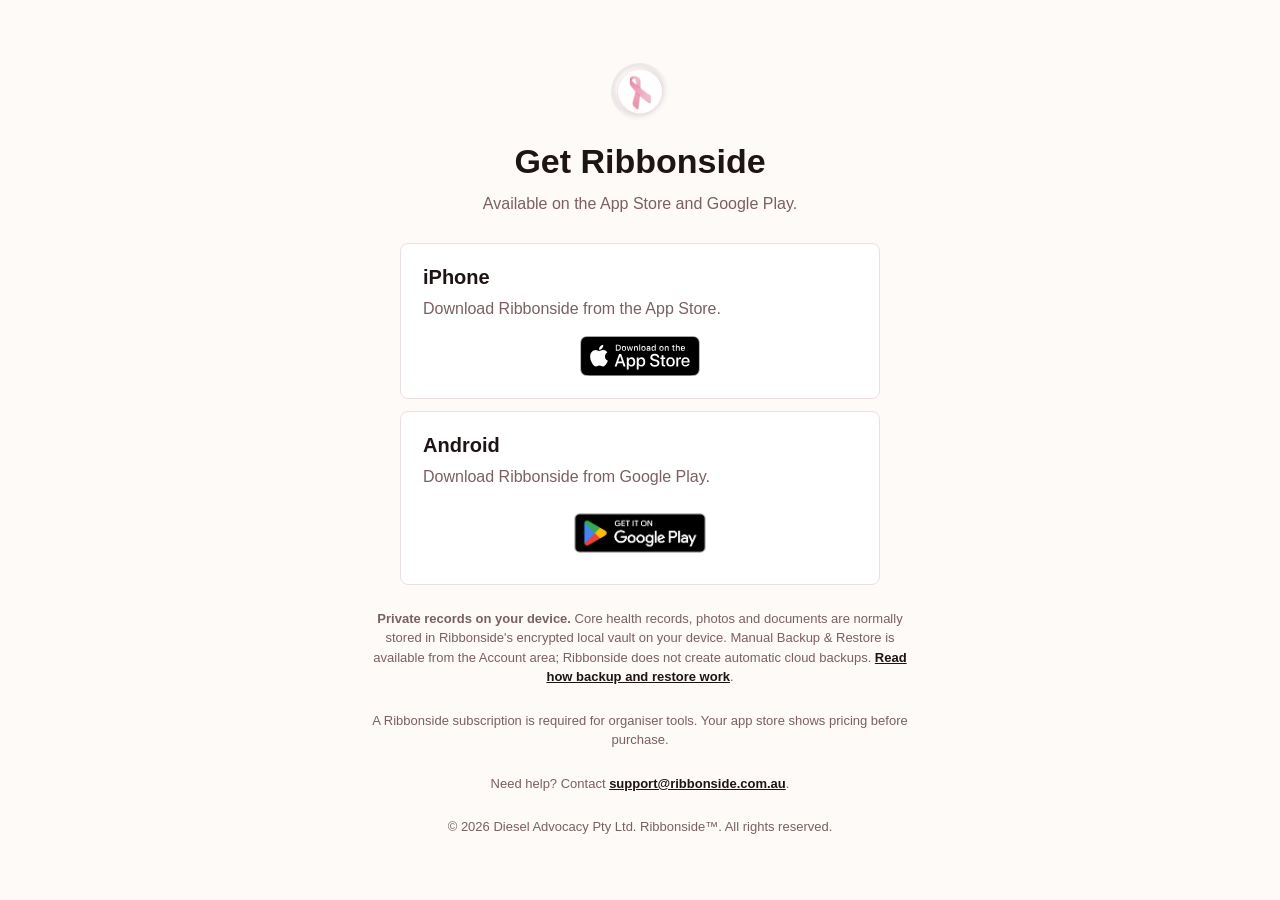
<file: app/index.html>
<!DOCTYPE html>
<html lang="en-AU">
<head>
<meta charset="UTF-8">
<meta name="viewport" content="width=device-width, initial-scale=1.0">
<meta name="theme-color" content="#FDFAF8">
<title>Get Ribbonside</title>
<meta name="robots" content="noindex, follow">
<link rel="canonical" href="https://ribbonside.com.au/app/">
<link rel="icon" type="image/png" sizes="32x32" href="/favicon-32x32.png?v=1">
<link rel="icon" type="image/png" sizes="16x16" href="/favicon-16x16.png?v=1">
<link rel="apple-touch-icon" sizes="180x180" href="/apple-touch-icon.png?v=1">
<style>
:root{
  --cream:#FDFAF8;
  --ink:#1E1414;
  --muted:#7A6060;
  --line:#EAE0E0;
  --pink:#EB94AE;
  --pink-soft:#FFF0F5;
}
*{box-sizing:border-box}
body{
  min-height:100vh;
  margin:0;
  display:grid;
  place-items:center;
  padding:28px;
  background:var(--cream);
  color:var(--ink);
  font-family:Inter,-apple-system,BlinkMacSystemFont,"Segoe UI",sans-serif;
}
main{
  width:min(720px,100%);
  text-align:center;
}
.logo{
  width:58px;
  height:58px;
  margin:0 auto 18px;
  border-radius:999px;
}
h1{margin:0 0 12px;font-size:34px;line-height:1.08}
.lead{margin:0 auto 26px;max-width:560px;color:var(--muted);line-height:1.55}
.store-grid{
  width:min(480px,100%);
  display:grid;
  gap:12px;
  margin-left:auto;
  margin-right:auto;
  margin-top:18px;
}
.store-card{
  display:flex;
  flex-direction:column;
  justify-content:space-between;
  gap:16px;
  padding:22px;
  border:1px solid var(--line);
  border-radius:8px;
  background:white;
  text-align:left;
}
.store-card h2{margin:0;font-size:20px}
.store-card p{margin:8px 0 0;color:var(--muted);line-height:1.45}
.store-badge{
  display:inline-flex;
  align-items:center;
  justify-content:center;
  text-decoration:none;
  align-self:center;
}
.store-badge img{
  display:block;
  width:auto;
  object-fit:contain;
}
.store-badge.apple img{height:40px}
.store-badge.google img{height:58px}
.store-badge:focus-visible{outline:3px solid var(--pink);outline-offset:4px}
.note{
  margin:24px auto 0;
  max-width:560px;
  color:var(--muted);
  font-size:13px;
  line-height:1.5;
}
.note a{color:var(--ink);font-weight:800}
@media(max-width:640px){
  body{padding:22px}
  .store-grid{grid-template-columns:1fr}
  h1{font-size:30px}
}
</style>
</head>
<body>
<main>
  <img class="logo" src="../ribbonside-ribbon-logo.png" width="256" height="256" alt="">
  <h1>Get Ribbonside</h1>
  <p class="lead">Available on the App Store and Google Play.</p>
  <div class="store-grid" aria-label="Store options">
    <section class="store-card">
      <div>
        <h2>iPhone</h2>
        <p>Download Ribbonside from the App Store.</p>
      </div>
      <a class="store-badge apple" href="https://apps.apple.com/au/app/ribbonside/id6773605047" aria-label="Download Ribbonside on the App Store"><img src="../app-store-badge.svg" alt="Download on the App Store"></a>
    </section>
    <section class="store-card">
      <div>
        <h2>Android</h2>
        <p>Download Ribbonside from Google Play.</p>
      </div>
      <a class="store-badge google" href="https://play.google.com/store/apps/details?id=com.ribbonside.app" aria-label="Get Ribbonside on Google Play"><img src="../google-play-badge.png" alt="Get it on Google Play"></a>
    </section>
  </div>
  <p class="note"><strong>Private records on your device.</strong> Core health records, photos and documents are normally stored in Ribbonside's encrypted local vault on your device. Manual Backup &amp; Restore is available from the Account area; Ribbonside does not create automatic cloud backups. <a href="../support.html">Read how backup and restore work</a>.</p>
  <p class="note">A Ribbonside subscription is required for organiser tools. Your app store shows pricing before purchase.</p>
  <p class="note">Need help? Contact <a href="mailto:support@ribbonside.com.au">support@ribbonside.com.au</a>.</p>
  <p class="note">&copy; 2026 Diesel Advocacy Pty Ltd. Ribbonside&trade;. All rights reserved.</p>
</main>
</body>
</html>
</file>
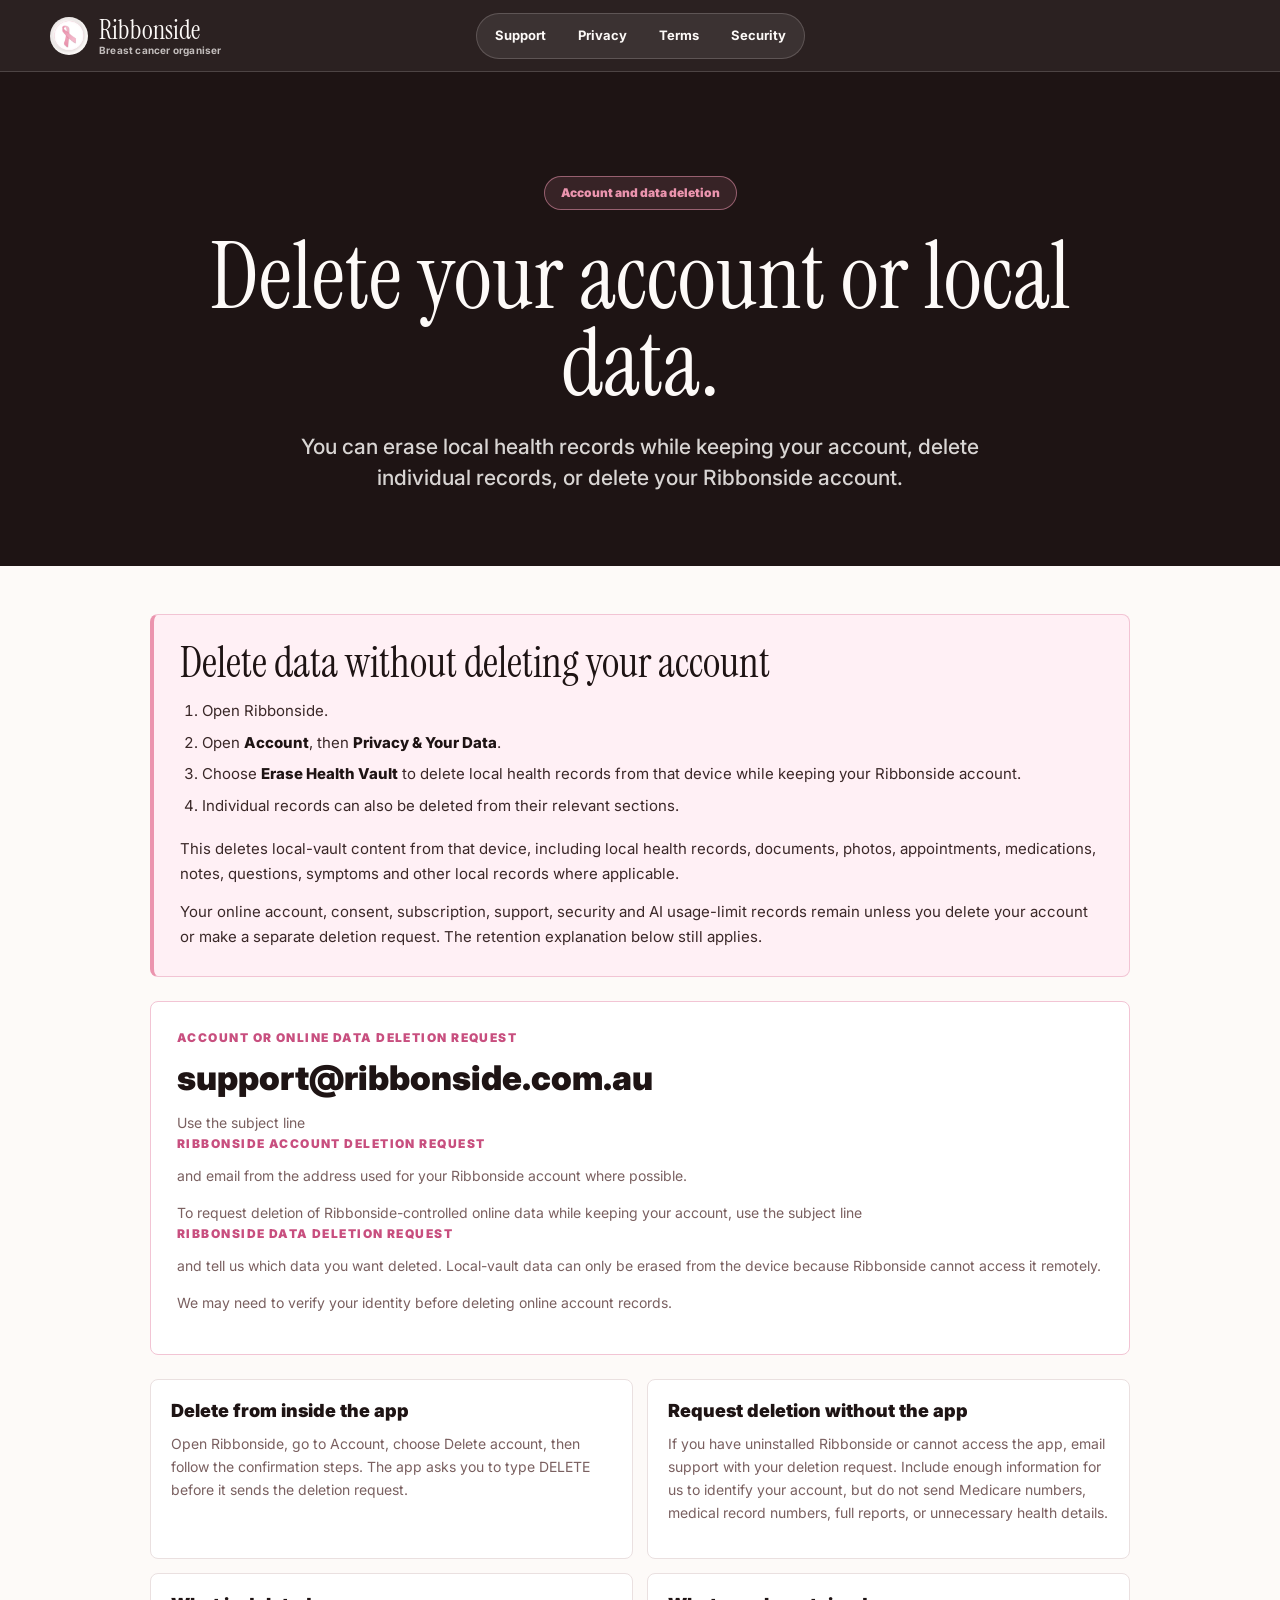
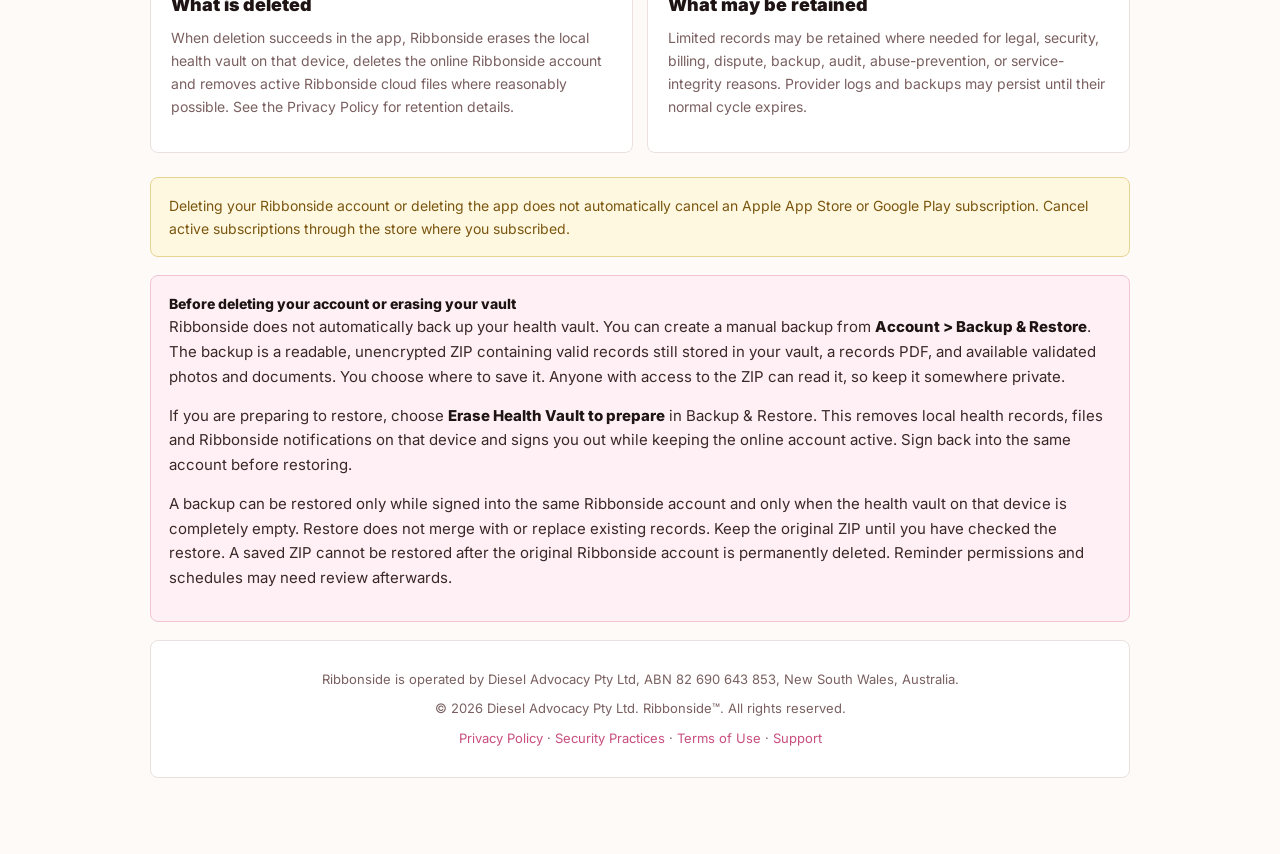
<file: account-deletion.html>
<!DOCTYPE html>
<html lang="en-AU">
<head>
<meta charset="UTF-8">
<meta name="viewport" content="width=device-width, initial-scale=1.0">
<meta name="theme-color" content="#1E1414">
<title>Delete your account or data - Ribbonside</title>
<meta name="description" content="How to delete local Ribbonside data without deleting your account, or request deletion of your Ribbonside account and associated data.">
<link rel="canonical" href="https://ribbonside.com.au/account-deletion.html">
<link rel="icon" type="image/png" sizes="32x32" href="/favicon-32x32.png?v=1">
<link rel="icon" type="image/png" sizes="16x16" href="/favicon-16x16.png?v=1">
<link rel="apple-touch-icon" sizes="180x180" href="/apple-touch-icon.png?v=1">
<meta property="og:title" content="Delete your account or data - Ribbonside">
<meta property="og:description" content="Delete local Ribbonside data without deleting your account, or request deletion of your account and associated data.">
<meta property="og:type" content="website">
<meta property="og:url" content="https://ribbonside.com.au/account-deletion.html">
<meta property="og:image" content="https://ribbonside.com.au/ribbonside-founder-hero.jpg">
<meta name="twitter:card" content="summary_large_image">
<link rel="preconnect" href="https://fonts.googleapis.com">
<link rel="preconnect" href="https://fonts.gstatic.com" crossorigin>
<link href="https://fonts.googleapis.com/css2?family=Instrument+Serif:ital@0;1&amp;family=Inter:wght@400;500;600;700;800;900&amp;display=swap" rel="stylesheet">
<link rel="stylesheet" href="ribbonside-info.css">
</head>
<body>
<a class="skip-link" href="#main">Skip to content</a>

<nav class="site-nav" aria-label="Primary navigation">
  <a class="brand" href="index.html" aria-label="Ribbonside home">
    <img src="ribbonside-ribbon-logo.png" width="256" height="256" alt="">
    <span class="brand-text"><strong>Ribbonside</strong><small>Breast cancer organiser</small></span>
  </a>
  <div class="nav-links" aria-label="Page sections">
    <a href="support.html">Support</a>
    <a href="legal.html#privacy">Privacy</a>
    <a href="legal.html#terms">Terms</a>
    <a href="legal.html#security">Security</a>
  </div>
</nav>

<header class="page-hero">
  <div class="page-hero-inner">
    <div class="page-label">Account and data deletion</div>
    <h1>Delete your account or local data.</h1>
    <p>You can erase local health records while keeping your account, delete individual records, or delete your Ribbonside account.</p>
  </div>
</header>

<main id="main">
  <section class="data-deletion-box" aria-labelledby="delete-data-heading">
    <h2 id="delete-data-heading">Delete data without deleting your account</h2>
    <ol>
      <li>Open Ribbonside.</li>
      <li>Open <strong>Account</strong>, then <strong>Privacy &amp; Your Data</strong>.</li>
      <li>Choose <strong>Erase Health Vault</strong> to delete local health records from that device while keeping your Ribbonside account.</li>
      <li>Individual records can also be deleted from their relevant sections.</li>
    </ol>
    <p>This deletes local-vault content from that device, including local health records, documents, photos, appointments, medications, notes, questions, symptoms and other local records where applicable.</p>
    <p>Your online account, consent, subscription, support, security and AI usage-limit records remain unless you delete your account or make a separate deletion request. The retention explanation below still applies.</p>
  </section>

  <section class="support-box">
    <strong>Account or online data deletion request</strong>
    <a class="email" href="mailto:support@ribbonside.com.au?subject=Ribbonside%20account%20deletion%20request">support@ribbonside.com.au</a>
    <p class="contact-note">Use the subject line <strong>Ribbonside account deletion request</strong> and email from the address used for your Ribbonside account where possible.</p>
    <p class="contact-note">To request deletion of Ribbonside-controlled online data while keeping your account, use the subject line <strong>Ribbonside data deletion request</strong> and tell us which data you want deleted. Local-vault data can only be erased from the device because Ribbonside cannot access it remotely.</p>
    <p class="contact-note">We may need to verify your identity before deleting online account records.</p>
  </section>

  <section class="grid" aria-label="Account and data deletion options">
    <article class="card">
      <h2>Delete from inside the app</h2>
      <p>Open Ribbonside, go to Account, choose Delete account, then follow the confirmation steps. The app asks you to type DELETE before it sends the deletion request.</p>
    </article>

    <article class="card">
      <h2>Request deletion without the app</h2>
      <p>If you have uninstalled Ribbonside or cannot access the app, email support with your deletion request. Include enough information for us to identify your account, but do not send Medicare numbers, medical record numbers, full reports, or unnecessary health details.</p>
    </article>

    <article class="card">
      <h2>What is deleted</h2>
      <p>When deletion succeeds in the app, Ribbonside erases the local health vault on that device, deletes the online Ribbonside account and removes active Ribbonside cloud files where reasonably possible. See the Privacy Policy for retention details.</p>
    </article>

    <article class="card">
      <h2>What may be retained</h2>
      <p>Limited records may be retained where needed for legal, security, billing, dispute, backup, audit, abuse-prevention, or service-integrity reasons. Provider logs and backups may persist until their normal cycle expires.</p>
    </article>
  </section>

  <div class="warning">
    Deleting your Ribbonside account or deleting the app does not automatically cancel an Apple App Store or Google Play subscription. Cancel active subscriptions through the store where you subscribed.
  </div>

  <div class="note">
    <strong>Before deleting your account or erasing your vault</strong>
    <p>Ribbonside does not automatically back up your health vault. You can create a manual backup from <strong>Account &gt; Backup &amp; Restore</strong>. The backup is a readable, unencrypted ZIP containing valid records still stored in your vault, a records PDF, and available validated photos and documents. You choose where to save it. Anyone with access to the ZIP can read it, so keep it somewhere private.</p>
    <p>If you are preparing to restore, choose <strong>Erase Health Vault to prepare</strong> in Backup &amp; Restore. This removes local health records, files and Ribbonside notifications on that device and signs you out while keeping the online account active. Sign back into the same account before restoring.</p>
    <p>A backup can be restored only while signed into the same Ribbonside account and only when the health vault on that device is completely empty. Restore does not merge with or replace existing records. Keep the original ZIP until you have checked the restore. A saved ZIP cannot be restored after the original Ribbonside account is permanently deleted. Reminder permissions and schedules may need review afterwards.</p>
  </div>

  <section class="footer">
    <p>Ribbonside is operated by Diesel Advocacy Pty Ltd, ABN 82 690 643 853, New South Wales, Australia.</p>
    <p>&copy; 2026 Diesel Advocacy Pty Ltd. Ribbonside&trade;. All rights reserved.</p>
    <p><a href="legal.html#privacy">Privacy Policy</a> · <a href="legal.html#security">Security Practices</a> · <a href="legal.html#terms">Terms of Use</a> · <a href="support.html">Support</a></p>
  </section>
</main>
</body>
</html>
</file>
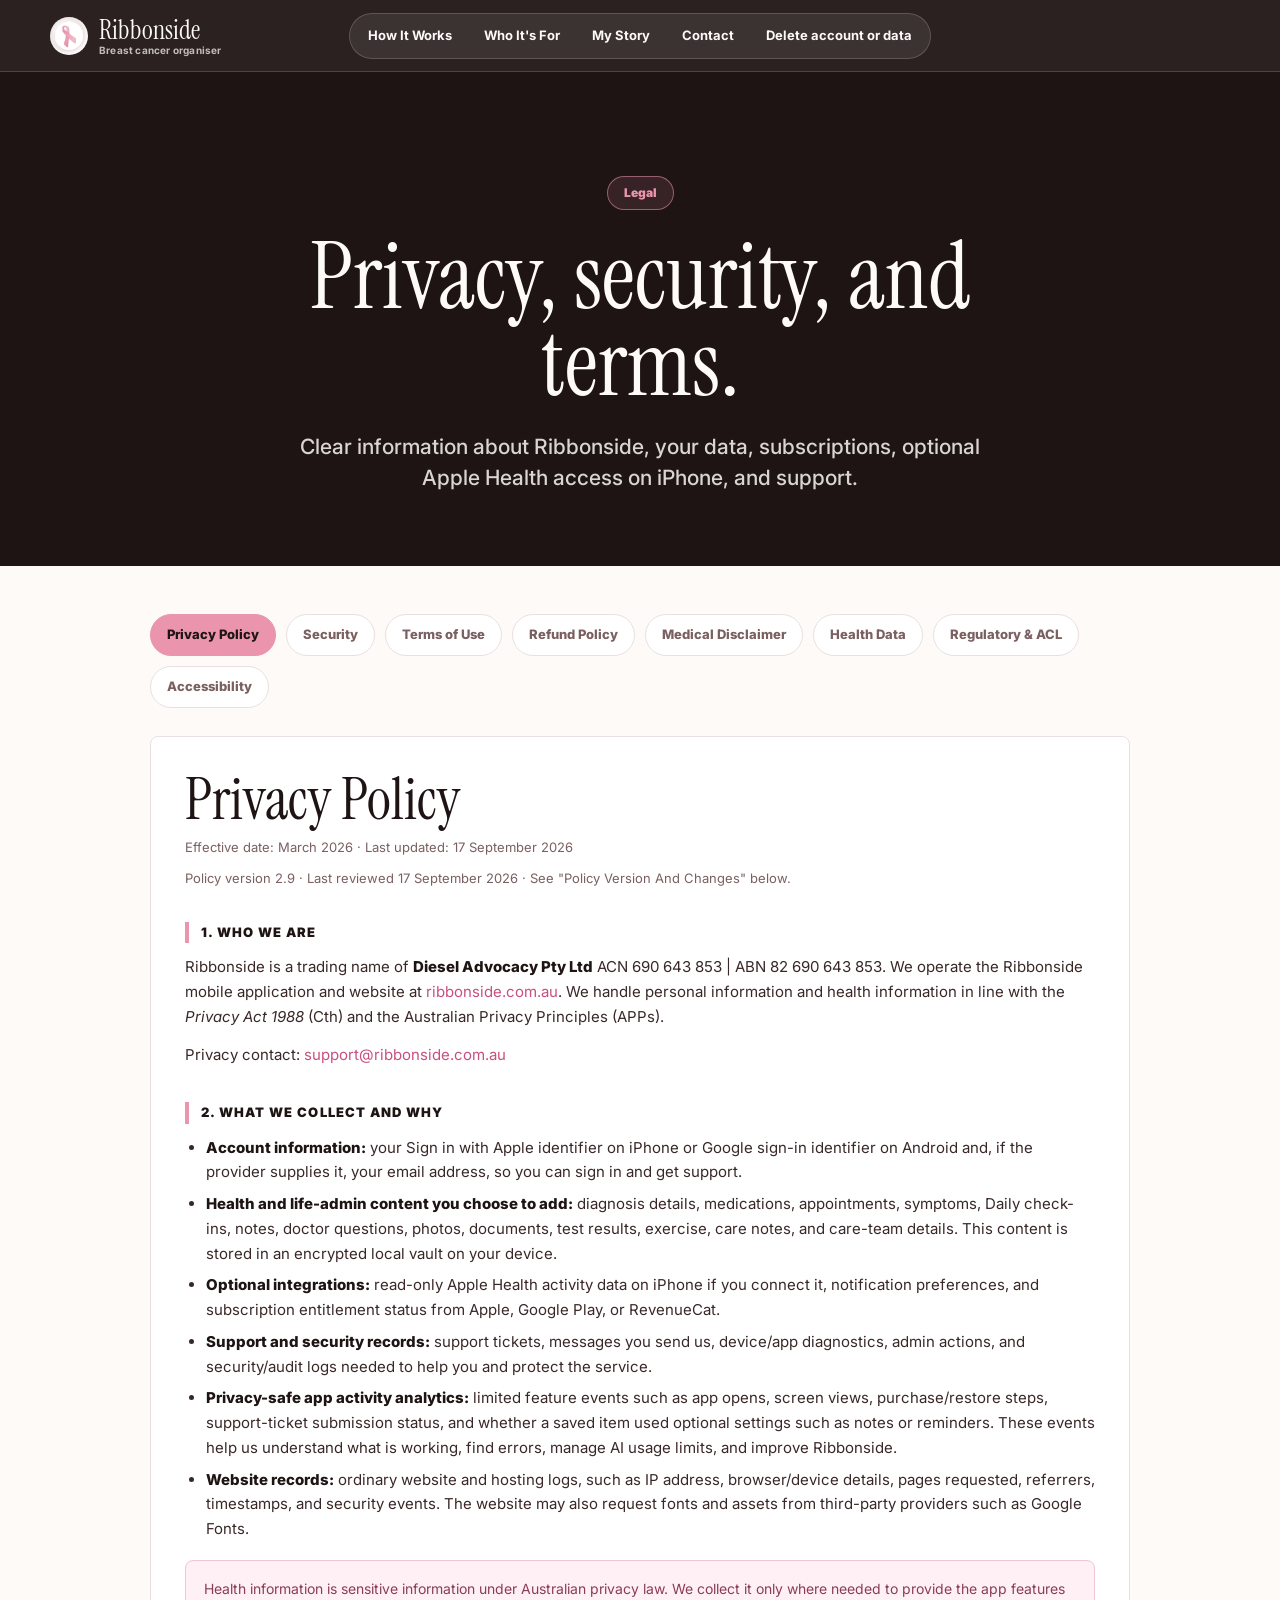
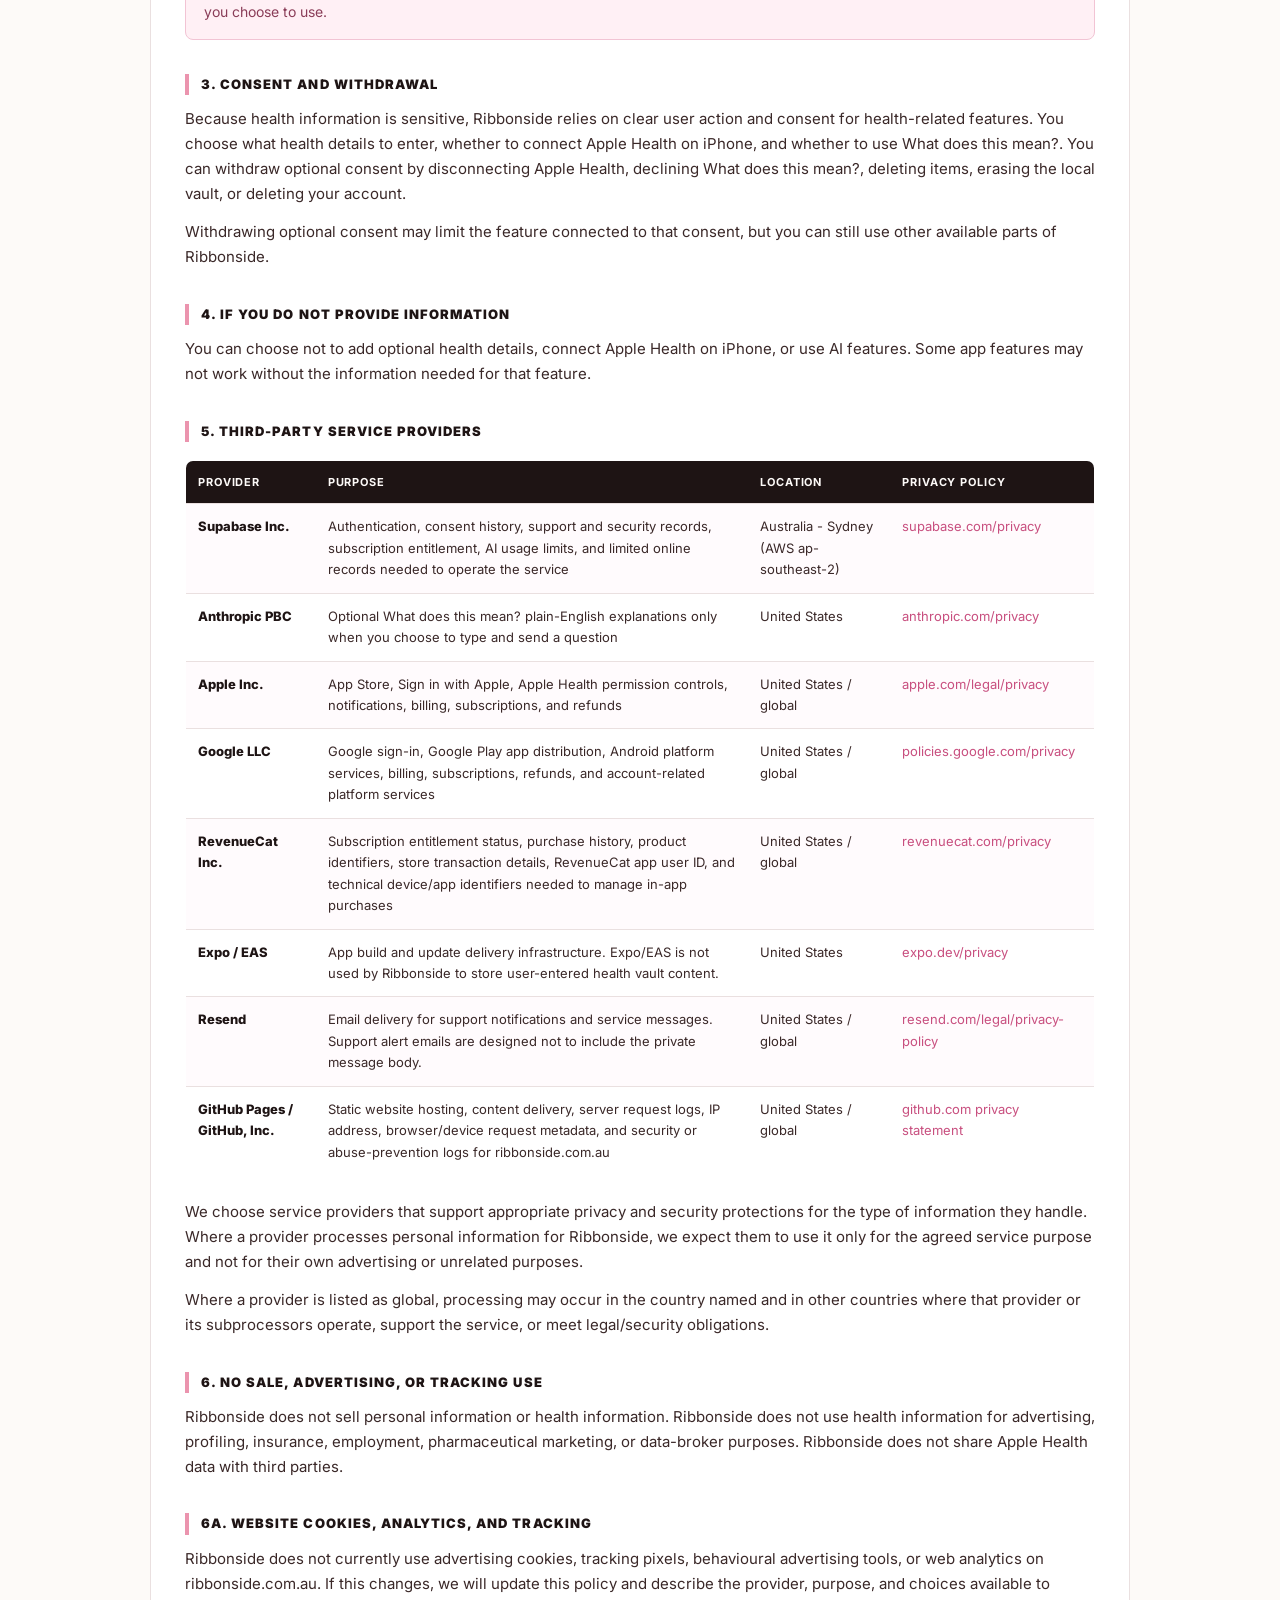
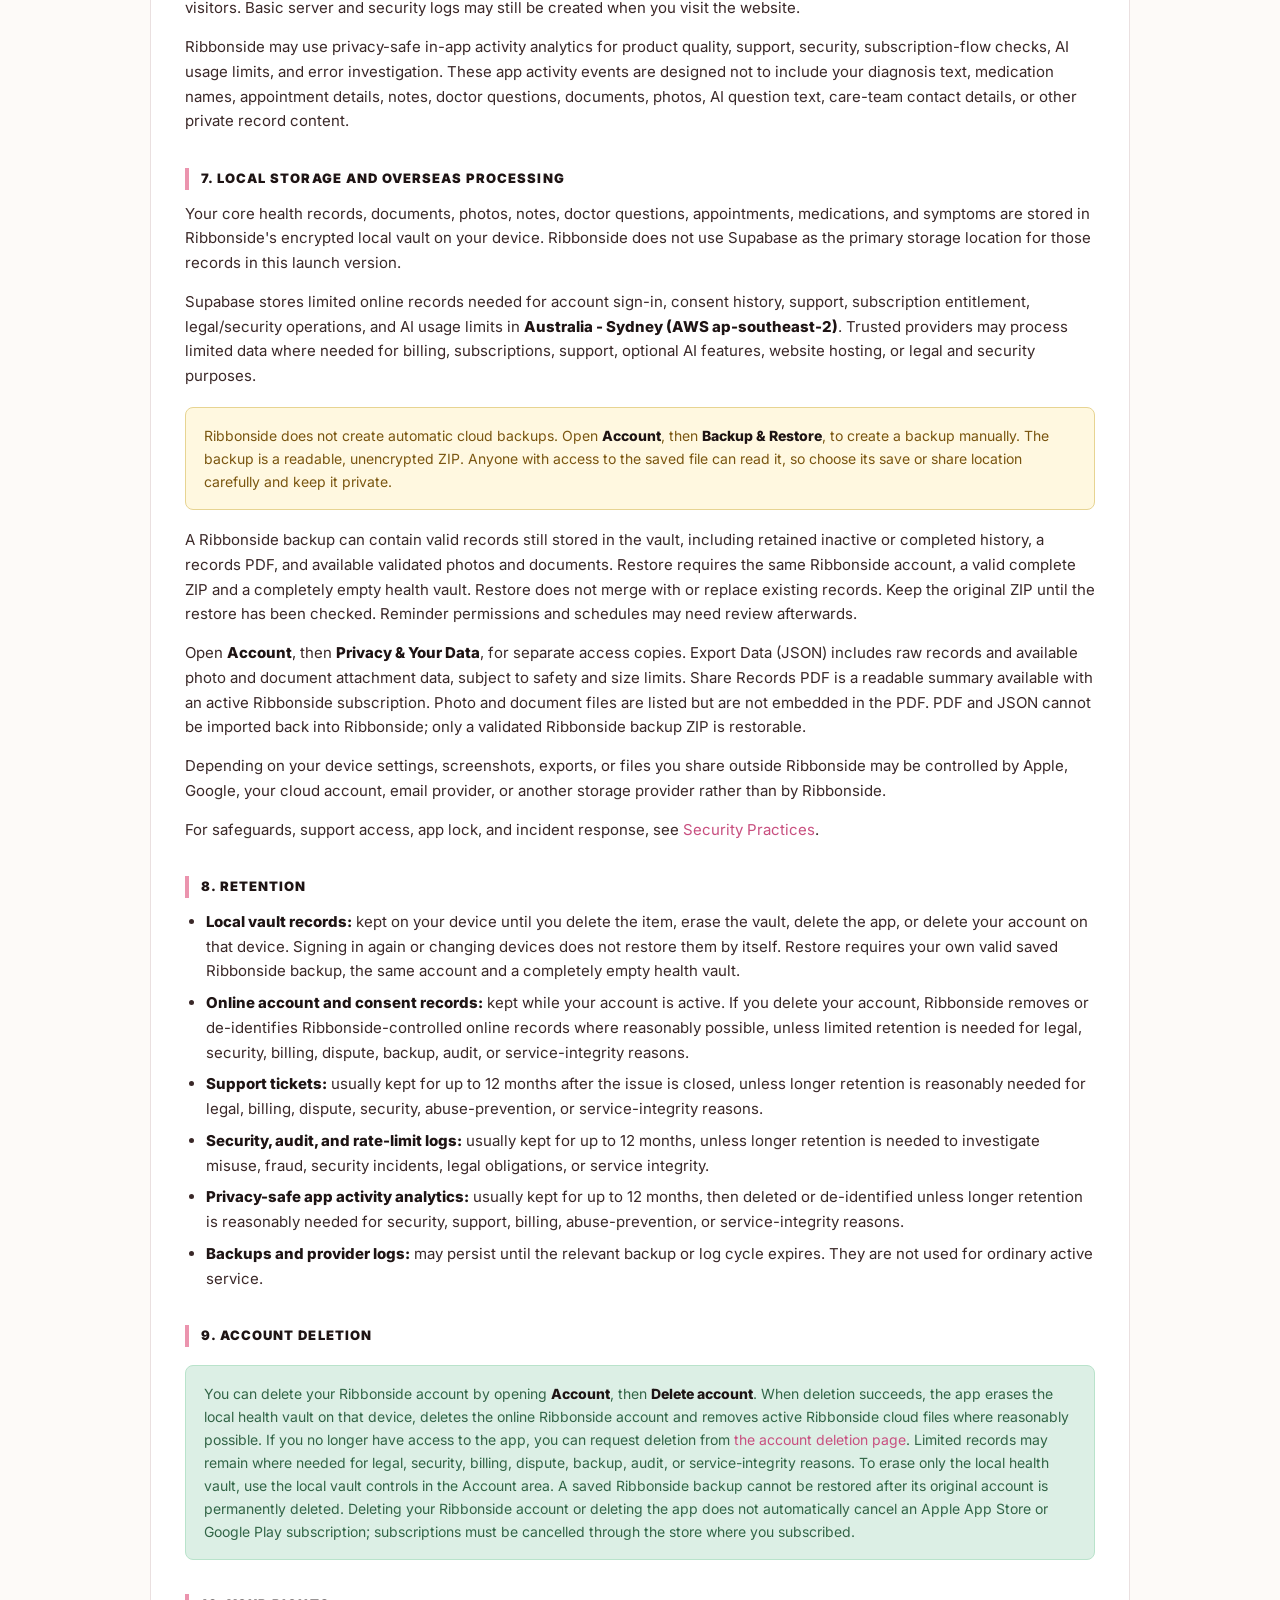
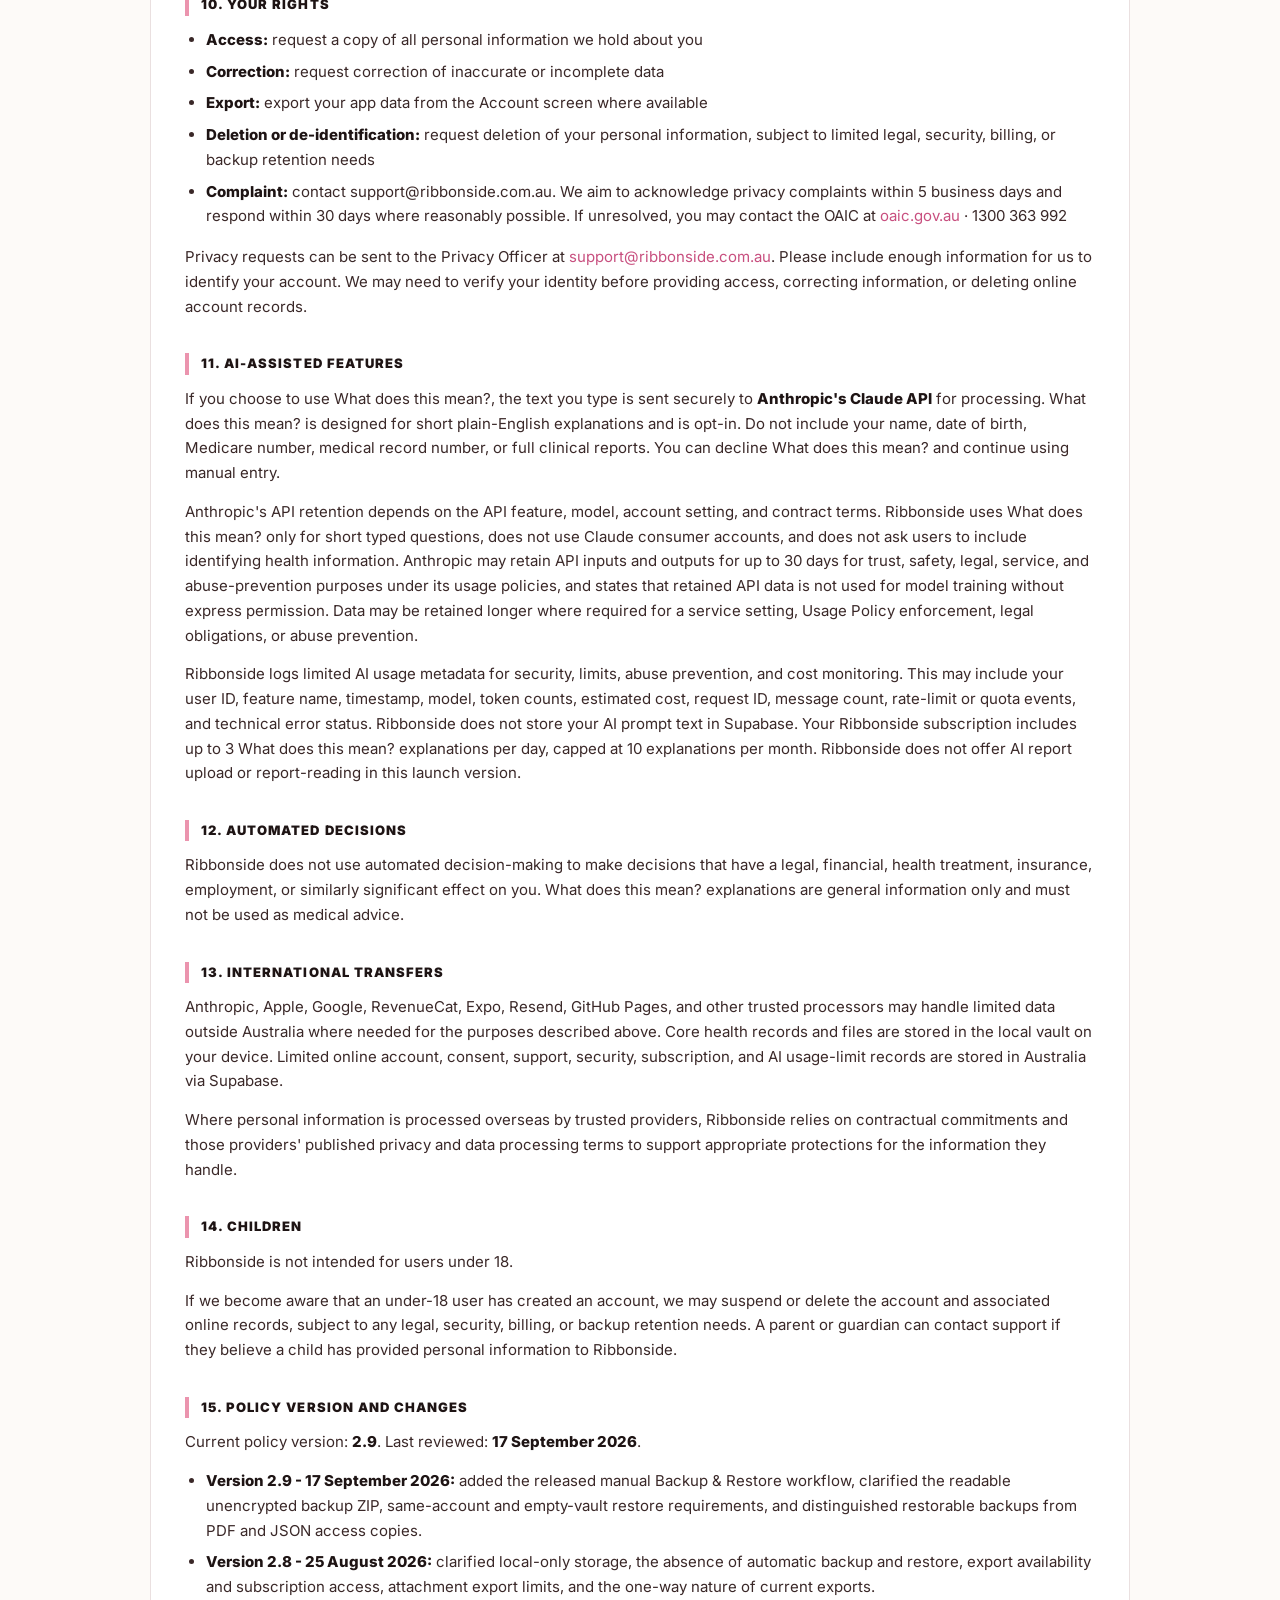
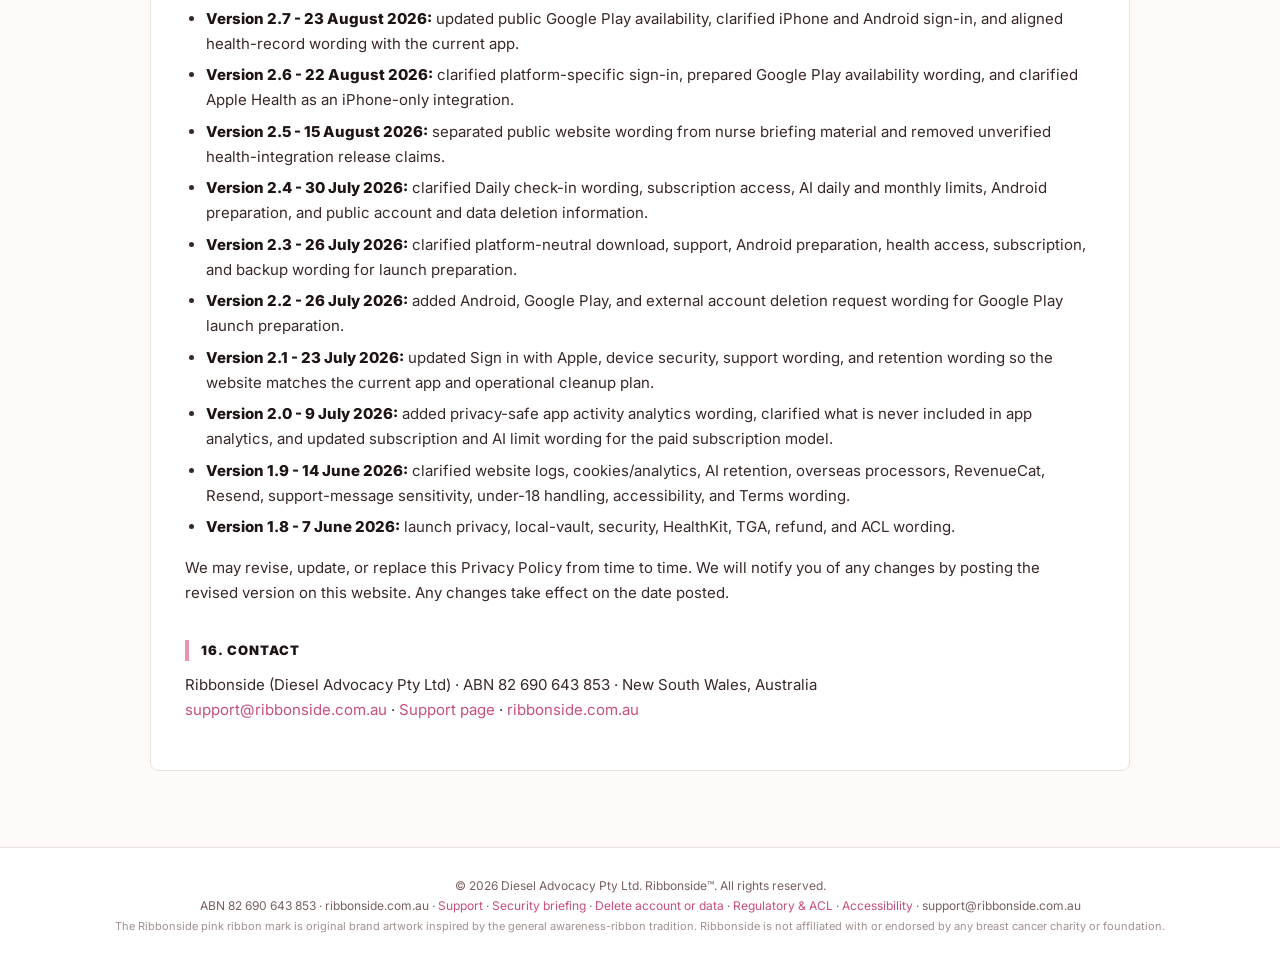
<file: legal.html>
<!DOCTYPE html>
<html lang="en-AU">
<head>
<meta charset="UTF-8">
<meta name="viewport" content="width=device-width, initial-scale=1.0">
<meta name="theme-color" content="#1E1414">
<title>Privacy, Security &amp; Terms — Ribbonside</title>
<meta name="description" content="Ribbonside privacy policy, security practices, and terms of service. How local-first storage, optional AI features, and online account records are handled." />
<link rel="canonical" href="https://ribbonside.com.au/legal.html" />
<link rel="icon" type="image/png" sizes="32x32" href="/favicon-32x32.png?v=1">
<link rel="icon" type="image/png" sizes="16x16" href="/favicon-16x16.png?v=1">
<link rel="apple-touch-icon" sizes="180x180" href="/apple-touch-icon.png?v=1">
<meta property="og:title" content="Privacy, Security &amp; Terms - Ribbonside" />
<meta property="og:description" content="Ribbonside privacy, security, terms, refunds, health data, accessibility, and regulatory information." />
<meta property="og:type" content="website" />
<meta property="og:url" content="https://ribbonside.com.au/legal.html" />
<meta property="og:image" content="https://ribbonside.com.au/ribbonside-founder-hero.jpg">
<meta name="twitter:card" content="summary_large_image" />
<link rel="preconnect" href="https://fonts.googleapis.com">
<link rel="preconnect" href="https://fonts.gstatic.com" crossorigin>
<link href="https://fonts.googleapis.com/css2?family=Instrument+Serif:ital@0;1&amp;family=Inter:wght@400;500;600;700;800;900&amp;display=swap" rel="stylesheet">
<link rel="stylesheet" href="ribbonside-info.css">
</head>
<body>
<a class="skip-link" href="#main">Skip to content</a>

<nav class="site-nav" aria-label="Primary navigation">
  <a class="brand" href="index.html" aria-label="Ribbonside home">
    <img src="ribbonside-ribbon-logo.png" width="256" height="256" alt="">
    <span class="brand-text"><strong>Ribbonside</strong><small>Breast cancer organiser</small></span>
  </a>
  <div class="nav-links" aria-label="Page sections">
    <a href="index.html#how-it-works">How It Works</a>
    <a href="index.html#who-its-for">Who It's For</a>
    <a href="index.html#my-story">My Story</a>
    <a href="support.html">Contact</a>
    <a href="account-deletion.html">Delete account or data</a>
  </div>
</nav>

<header class="page-hero">
  <div class="page-hero-inner">
    <div class="page-label">Legal</div>
    <h1>Privacy, security, and terms.</h1>
    <p>Clear information about Ribbonside, your data, subscriptions, optional Apple Health access on iPhone, and support.</p>
  </div>
</header>

<main id="main" class="container">

  <div class="tab-strip">
    <button class="tab active" onclick="show('privacy')">Privacy Policy</button>
    <button class="tab" onclick="show('security')">Security</button>
    <button class="tab" onclick="show('terms')">Terms of Use</button>
    <button class="tab" onclick="show('refund')">Refund Policy</button>
    <button class="tab" onclick="show('medical')">Medical Disclaimer</button>
    <button class="tab" onclick="show('health')">Health Data</button>
    <button class="tab" onclick="show('tga')">Regulatory &amp; ACL</button>
    <button class="tab" onclick="show('accessibility')">Accessibility</button>
  </div>

  <!-- PRIVACY POLICY -->
  <div id="privacy" class="doc active">
    <h1 class="doc-title">Privacy Policy</h1>
    <p class="doc-meta">Effective date: March 2026 · Last updated: 17 September 2026</p>
    <p class="doc-meta">Policy version 2.9 · Last reviewed 17 September 2026 · See "Policy Version And Changes" below.</p>

    <h2>1. Who We Are</h2>
    <p>Ribbonside is a trading name of <strong>Diesel Advocacy Pty Ltd</strong> ACN 690 643 853 | ABN 82 690 643 853. We operate the Ribbonside mobile application and website at <a href="https://ribbonside.com.au">ribbonside.com.au</a>. We handle personal information and health information in line with the <em>Privacy Act 1988</em> (Cth) and the Australian Privacy Principles (APPs).</p>
    <p>Privacy contact: <a href="mailto:support@ribbonside.com.au">support@ribbonside.com.au</a></p>

    <h2>2. What We Collect And Why</h2>
    <ul>
      <li><strong>Account information:</strong> your Sign in with Apple identifier on iPhone or Google sign-in identifier on Android and, if the provider supplies it, your email address, so you can sign in and get support.</li>
      <li><strong>Health and life-admin content you choose to add:</strong> diagnosis details, medications, appointments, symptoms, Daily check-ins, notes, doctor questions, photos, documents, test results, exercise, care notes, and care-team details. This content is stored in an encrypted local vault on your device.</li>
      <li><strong>Optional integrations:</strong> read-only Apple Health activity data on iPhone if you connect it, notification preferences, and subscription entitlement status from Apple, Google Play, or RevenueCat.</li>
      <li><strong>Support and security records:</strong> support tickets, messages you send us, device/app diagnostics, admin actions, and security/audit logs needed to help you and protect the service.</li>
      <li><strong>Privacy-safe app activity analytics:</strong> limited feature events such as app opens, screen views, purchase/restore steps, support-ticket submission status, and whether a saved item used optional settings such as notes or reminders. These events help us understand what is working, find errors, manage AI usage limits, and improve Ribbonside.</li>
      <li><strong>Website records:</strong> ordinary website and hosting logs, such as IP address, browser/device details, pages requested, referrers, timestamps, and security events. The website may also request fonts and assets from third-party providers such as Google Fonts.</li>
    </ul>
    <div class="note">Health information is sensitive information under Australian privacy law. We collect it only where needed to provide the app features you choose to use.</div>

    <h2>3. Consent And Withdrawal</h2>
    <p>Because health information is sensitive, Ribbonside relies on clear user action and consent for health-related features. You choose what health details to enter, whether to connect Apple Health on iPhone, and whether to use What does this mean?. You can withdraw optional consent by disconnecting Apple Health, declining What does this mean?, deleting items, erasing the local vault, or deleting your account.</p>
    <p>Withdrawing optional consent may limit the feature connected to that consent, but you can still use other available parts of Ribbonside.</p>

    <h2>4. If You Do Not Provide Information</h2>
    <p>You can choose not to add optional health details, connect Apple Health on iPhone, or use AI features. Some app features may not work without the information needed for that feature.</p>

    <h2>5. Third-Party Service Providers</h2>
    <table>
      <tr><th>Provider</th><th>Purpose</th><th>Location</th><th>Privacy Policy</th></tr>
      <tr><td><strong>Supabase Inc.</strong></td><td>Authentication, consent history, support and security records, subscription entitlement, AI usage limits, and limited online records needed to operate the service</td><td>Australia - Sydney (AWS ap-southeast-2)</td><td><a href="https://supabase.com/privacy" target="_blank" rel="noopener noreferrer">supabase.com/privacy</a></td></tr>
      <tr><td><strong>Anthropic PBC</strong></td><td>Optional What does this mean? plain-English explanations only when you choose to type and send a question</td><td>United States</td><td><a href="https://www.anthropic.com/privacy" target="_blank" rel="noopener noreferrer">anthropic.com/privacy</a></td></tr>
      <tr><td><strong>Apple Inc.</strong></td><td>App Store, Sign in with Apple, Apple Health permission controls, notifications, billing, subscriptions, and refunds</td><td>United States / global</td><td><a href="https://www.apple.com/legal/privacy/" target="_blank" rel="noopener noreferrer">apple.com/legal/privacy</a></td></tr>
      <tr><td><strong>Google LLC</strong></td><td>Google sign-in, Google Play app distribution, Android platform services, billing, subscriptions, refunds, and account-related platform services</td><td>United States / global</td><td><a href="https://policies.google.com/privacy" target="_blank" rel="noopener noreferrer">policies.google.com/privacy</a></td></tr>
      <tr><td><strong>RevenueCat Inc.</strong></td><td>Subscription entitlement status, purchase history, product identifiers, store transaction details, RevenueCat app user ID, and technical device/app identifiers needed to manage in-app purchases</td><td>United States / global</td><td><a href="https://www.revenuecat.com/privacy/" target="_blank" rel="noopener noreferrer">revenuecat.com/privacy</a></td></tr>
      <tr><td><strong>Expo / EAS</strong></td><td>App build and update delivery infrastructure. Expo/EAS is not used by Ribbonside to store user-entered health vault content.</td><td>United States</td><td><a href="https://expo.dev/privacy" target="_blank" rel="noopener noreferrer">expo.dev/privacy</a></td></tr>
      <tr><td><strong>Resend</strong></td><td>Email delivery for support notifications and service messages. Support alert emails are designed not to include the private message body.</td><td>United States / global</td><td><a href="https://resend.com/legal/privacy-policy" target="_blank" rel="noopener noreferrer">resend.com/legal/privacy-policy</a></td></tr>
      <tr><td><strong>GitHub Pages / GitHub, Inc.</strong></td><td>Static website hosting, content delivery, server request logs, IP address, browser/device request metadata, and security or abuse-prevention logs for ribbonside.com.au</td><td>United States / global</td><td><a href="https://docs.github.com/en/site-policy/privacy-policies/github-general-privacy-statement" target="_blank" rel="noopener noreferrer">github.com privacy statement</a></td></tr>
    </table>
    <p>We choose service providers that support appropriate privacy and security protections for the type of information they handle. Where a provider processes personal information for Ribbonside, we expect them to use it only for the agreed service purpose and not for their own advertising or unrelated purposes.</p>
    <p>Where a provider is listed as global, processing may occur in the country named and in other countries where that provider or its subprocessors operate, support the service, or meet legal/security obligations.</p>

    <h2>6. No Sale, Advertising, Or Tracking Use</h2>
    <p>Ribbonside does not sell personal information or health information. Ribbonside does not use health information for advertising, profiling, insurance, employment, pharmaceutical marketing, or data-broker purposes. Ribbonside does not share Apple Health data with third parties.</p>

    <h2>6A. Website Cookies, Analytics, And Tracking</h2>
    <p>Ribbonside does not currently use advertising cookies, tracking pixels, behavioural advertising tools, or web analytics on ribbonside.com.au. If this changes, we will update this policy and describe the provider, purpose, and choices available to visitors. Basic server and security logs may still be created when you visit the website.</p>
    <p>Ribbonside may use privacy-safe in-app activity analytics for product quality, support, security, subscription-flow checks, AI usage limits, and error investigation. These app activity events are designed not to include your diagnosis text, medication names, appointment details, notes, doctor questions, documents, photos, AI question text, care-team contact details, or other private record content.</p>

    <h2>7. Local Storage And Overseas Processing</h2>
    <p>Your core health records, documents, photos, notes, doctor questions, appointments, medications, and symptoms are stored in Ribbonside's encrypted local vault on your device. Ribbonside does not use Supabase as the primary storage location for those records in this launch version.</p>
    <p>Supabase stores limited online records needed for account sign-in, consent history, support, subscription entitlement, legal/security operations, and AI usage limits in <strong>Australia - Sydney (AWS ap-southeast-2)</strong>. Trusted providers may process limited data where needed for billing, subscriptions, support, optional AI features, website hosting, or legal and security purposes.</p>
    <div class="warn">Ribbonside does not create automatic cloud backups. Open <strong>Account</strong>, then <strong>Backup &amp; Restore</strong>, to create a backup manually. The backup is a readable, unencrypted ZIP. Anyone with access to the saved file can read it, so choose its save or share location carefully and keep it private.</div>
    <p>A Ribbonside backup can contain valid records still stored in the vault, including retained inactive or completed history, a records PDF, and available validated photos and documents. Restore requires the same Ribbonside account, a valid complete ZIP and a completely empty health vault. Restore does not merge with or replace existing records. Keep the original ZIP until the restore has been checked. Reminder permissions and schedules may need review afterwards.</p>
    <p>Open <strong>Account</strong>, then <strong>Privacy &amp; Your Data</strong>, for separate access copies. Export Data (JSON) includes raw records and available photo and document attachment data, subject to safety and size limits. Share Records PDF is a readable summary available with an active Ribbonside subscription. Photo and document files are listed but are not embedded in the PDF. PDF and JSON cannot be imported back into Ribbonside; only a validated Ribbonside backup ZIP is restorable.</p>
    <p>Depending on your device settings, screenshots, exports, or files you share outside Ribbonside may be controlled by Apple, Google, your cloud account, email provider, or another storage provider rather than by Ribbonside.</p>
    <p>For safeguards, support access, app lock, and incident response, see <a href="#security" onclick="show('security')">Security Practices</a>.</p>

    <h2>8. Retention</h2>
    <ul>
      <li><strong>Local vault records:</strong> kept on your device until you delete the item, erase the vault, delete the app, or delete your account on that device. Signing in again or changing devices does not restore them by itself. Restore requires your own valid saved Ribbonside backup, the same account and a completely empty health vault.</li>
      <li><strong>Online account and consent records:</strong> kept while your account is active. If you delete your account, Ribbonside removes or de-identifies Ribbonside-controlled online records where reasonably possible, unless limited retention is needed for legal, security, billing, dispute, backup, audit, or service-integrity reasons.</li>
      <li><strong>Support tickets:</strong> usually kept for up to 12 months after the issue is closed, unless longer retention is reasonably needed for legal, billing, dispute, security, abuse-prevention, or service-integrity reasons.</li>
      <li><strong>Security, audit, and rate-limit logs:</strong> usually kept for up to 12 months, unless longer retention is needed to investigate misuse, fraud, security incidents, legal obligations, or service integrity.</li>
      <li><strong>Privacy-safe app activity analytics:</strong> usually kept for up to 12 months, then deleted or de-identified unless longer retention is reasonably needed for security, support, billing, abuse-prevention, or service-integrity reasons.</li>
      <li><strong>Backups and provider logs:</strong> may persist until the relevant backup or log cycle expires. They are not used for ordinary active service.</li>
    </ul>

    <h2>9. Account Deletion</h2>
    <div class="good">You can delete your Ribbonside account by opening <strong>Account</strong>, then <strong>Delete account</strong>. When deletion succeeds, the app erases the local health vault on that device, deletes the online Ribbonside account and removes active Ribbonside cloud files where reasonably possible. If you no longer have access to the app, you can request deletion from <a href="account-deletion.html">the account deletion page</a>. Limited records may remain where needed for legal, security, billing, dispute, backup, audit, or service-integrity reasons. To erase only the local health vault, use the local vault controls in the Account area. A saved Ribbonside backup cannot be restored after its original account is permanently deleted. Deleting your Ribbonside account or deleting the app does not automatically cancel an Apple App Store or Google Play subscription; subscriptions must be cancelled through the store where you subscribed.</div>

    <h2>10. Your Rights</h2>
    <ul>
      <li><strong>Access:</strong> request a copy of all personal information we hold about you</li>
      <li><strong>Correction:</strong> request correction of inaccurate or incomplete data</li>
      <li><strong>Export:</strong> export your app data from the Account screen where available</li>
      <li><strong>Deletion or de-identification:</strong> request deletion of your personal information, subject to limited legal, security, billing, or backup retention needs</li>
      <li><strong>Complaint:</strong> contact support@ribbonside.com.au. We aim to acknowledge privacy complaints within 5 business days and respond within 30 days where reasonably possible. If unresolved, you may contact the OAIC at <a href="https://oaic.gov.au">oaic.gov.au</a> · 1300 363 992</li>
    </ul>
    <p>Privacy requests can be sent to the Privacy Officer at <a href="mailto:support@ribbonside.com.au">support@ribbonside.com.au</a>. Please include enough information for us to identify your account. We may need to verify your identity before providing access, correcting information, or deleting online account records.</p>

    <h2>11. AI-Assisted Features</h2>
    <p>If you choose to use What does this mean?, the text you type is sent securely to <strong>Anthropic's Claude API</strong> for processing. What does this mean? is designed for short plain-English explanations and is opt-in. Do not include your name, date of birth, Medicare number, medical record number, or full clinical reports. You can decline What does this mean? and continue using manual entry.</p>
    <p>Anthropic's API retention depends on the API feature, model, account setting, and contract terms. Ribbonside uses What does this mean? only for short typed questions, does not use Claude consumer accounts, and does not ask users to include identifying health information. Anthropic may retain API inputs and outputs for up to 30 days for trust, safety, legal, service, and abuse-prevention purposes under its usage policies, and states that retained API data is not used for model training without express permission. Data may be retained longer where required for a service setting, Usage Policy enforcement, legal obligations, or abuse prevention.</p>
    <p>Ribbonside logs limited AI usage metadata for security, limits, abuse prevention, and cost monitoring. This may include your user ID, feature name, timestamp, model, token counts, estimated cost, request ID, message count, rate-limit or quota events, and technical error status. Ribbonside does not store your AI prompt text in Supabase. Your Ribbonside subscription includes up to 3 What does this mean? explanations per day, capped at 10 explanations per month. Ribbonside does not offer AI report upload or report-reading in this launch version.</p>

    <h2>12. Automated Decisions</h2>
    <p>Ribbonside does not use automated decision-making to make decisions that have a legal, financial, health treatment, insurance, employment, or similarly significant effect on you. What does this mean? explanations are general information only and must not be used as medical advice.</p>

    <h2>13. International Transfers</h2>
    <p>Anthropic, Apple, Google, RevenueCat, Expo, Resend, GitHub Pages, and other trusted processors may handle limited data outside Australia where needed for the purposes described above. Core health records and files are stored in the local vault on your device. Limited online account, consent, support, security, subscription, and AI usage-limit records are stored in Australia via Supabase.</p>
    <p>Where personal information is processed overseas by trusted providers, Ribbonside relies on contractual commitments and those providers' published privacy and data processing terms to support appropriate protections for the information they handle.</p>

    <h2>14. Children</h2>
    <p>Ribbonside is not intended for users under 18.</p>
    <p>If we become aware that an under-18 user has created an account, we may suspend or delete the account and associated online records, subject to any legal, security, billing, or backup retention needs. A parent or guardian can contact support if they believe a child has provided personal information to Ribbonside.</p>

    <h2>15. Policy Version And Changes</h2>
    <p>Current policy version: <strong>2.9</strong>. Last reviewed: <strong>17 September 2026</strong>.</p>
    <ul>
      <li><strong>Version 2.9 - 17 September 2026:</strong> added the released manual Backup &amp; Restore workflow, clarified the readable unencrypted backup ZIP, same-account and empty-vault restore requirements, and distinguished restorable backups from PDF and JSON access copies.</li>
      <li><strong>Version 2.8 - 25 August 2026:</strong> clarified local-only storage, the absence of automatic backup and restore, export availability and subscription access, attachment export limits, and the one-way nature of current exports.</li>
      <li><strong>Version 2.7 - 23 August 2026:</strong> updated public Google Play availability, clarified iPhone and Android sign-in, and aligned health-record wording with the current app.</li>
      <li><strong>Version 2.6 - 22 August 2026:</strong> clarified platform-specific sign-in, prepared Google Play availability wording, and clarified Apple Health as an iPhone-only integration.</li>
      <li><strong>Version 2.5 - 15 August 2026:</strong> separated public website wording from nurse briefing material and removed unverified health-integration release claims.</li>
      <li><strong>Version 2.4 - 30 July 2026:</strong> clarified Daily check-in wording, subscription access, AI daily and monthly limits, Android preparation, and public account and data deletion information.</li>
      <li><strong>Version 2.3 - 26 July 2026:</strong> clarified platform-neutral download, support, Android preparation, health access, subscription, and backup wording for launch preparation.</li>
      <li><strong>Version 2.2 - 26 July 2026:</strong> added Android, Google Play, and external account deletion request wording for Google Play launch preparation.</li>
      <li><strong>Version 2.1 - 23 July 2026:</strong> updated Sign in with Apple, device security, support wording, and retention wording so the website matches the current app and operational cleanup plan.</li>
      <li><strong>Version 2.0 - 9 July 2026:</strong> added privacy-safe app activity analytics wording, clarified what is never included in app analytics, and updated subscription and AI limit wording for the paid subscription model.</li>
      <li><strong>Version 1.9 - 14 June 2026:</strong> clarified website logs, cookies/analytics, AI retention, overseas processors, RevenueCat, Resend, support-message sensitivity, under-18 handling, accessibility, and Terms wording.</li>
      <li><strong>Version 1.8 - 7 June 2026:</strong> launch privacy, local-vault, security, HealthKit, TGA, refund, and ACL wording.</li>
    </ul>
    <p>We may revise, update, or replace this Privacy Policy from time to time. We will notify you of any changes by posting the revised version on this website. Any changes take effect on the date posted.</p>

    <h2>16. Contact</h2>
    <p>Ribbonside (Diesel Advocacy Pty Ltd) · ABN 82 690 643 853 · New South Wales, Australia<br>
    <a href="mailto:support@ribbonside.com.au">support@ribbonside.com.au</a> · <a href="support.html">Support page</a> · <a href="https://ribbonside.com.au">ribbonside.com.au</a></p>
  </div>

  <!-- SECURITY PRACTICES -->
  <div id="security" class="doc">
    <h1 class="doc-title">Security Practices</h1>
    <p class="doc-meta">Last updated: 17 September 2026 · Safeguards and incident response</p>

    <h2>1. What This Covers</h2>
    <p>This page summarises how Ribbonside protects personal information and health information. The <a href="#privacy" onclick="show('privacy')">Privacy Policy</a> explains what information we collect, use, disclose, and delete. The <a href="#health" onclick="show('health')">Health Data Statement</a> lists the health data categories handled by the app.</p>

    <h2>2. Safeguards</h2>
    <ul>
      <li>Core health records, documents, photos, notes, doctor questions, appointments, medications, and symptoms are stored in an encrypted local vault on your device.</li>
      <li>Limited online account, consent, support, security, subscription, and AI usage-limit records are stored in Supabase in <strong>Australia - Sydney (AWS ap-southeast-2)</strong>.</li>
      <li>Data is encrypted in transit. Local vault data is encrypted on device in native builds, and online records are protected by Supabase security controls.</li>
      <li>Supabase Row Level Security restricts online account data to the signed-in user and authorised service/admin access where needed for support, billing, legal, security, or abuse-prevention purposes.</li>
      <li>The app requires a PIN, with optional biometric or device unlock where supported by your device settings.</li>
      <li>Admin and support access is limited to support, security, billing, legal, or abuse-prevention needs.</li>
    </ul>

    <h2>3. Support Access</h2>
    <p>Support tickets may include account details, app diagnostics, and any details you choose to send us. Do not send Medicare numbers, medical record numbers, full reports, or highly identifying health details unless they are genuinely needed for the support issue. Support access is used only to investigate tickets, security issues, billing or account problems, suspected misuse, or legal obligations.</p>

    <h2>4. User Controls</h2>
    <ul>
      <li>Open Account, then Backup &amp; Restore, to create or restore a validated Ribbonside backup ZIP. The ZIP is readable and unencrypted after it is saved outside the vault, so keep it private.</li>
      <li>Open Account, then Privacy &amp; Your Data, for PDF and JSON access copies. These formats cannot be imported back into Ribbonside.</li>
      <li>Erase the local health vault on this device from the Account screen.</li>
      <li>Request correction of inaccurate information by contacting support.</li>
      <li>Delete your account and have Ribbonside-controlled online account records removed or de-identified where reasonably possible, subject to limited legal, security, billing, dispute, backup, audit, or service-integrity retention needs.</li>
      <li>Revoke Apple Health access in iPhone settings at any time.</li>
      <li>Delete photos, documents, reports, notes, questions, and other local app items you no longer want to keep.</li>
    </ul>

    <h2>5. Data Breach Response</h2>
    <p>Ribbonside maintains an internal data breach response plan. If we suspect an eligible data breach, we will contain the incident, preserve evidence, assess the risk, and take reasonable and expeditious steps to complete the assessment within 30 calendar days. If a breach is likely to cause serious harm, we will notify affected users and the OAIC as soon as practicable, including what happened, what information was involved, and recommended steps. If direct contact is not practicable, we may publish a notice on this website and take reasonable steps to publicise it.</p>

    <h2>6. Vulnerability Or Privacy Issue Reporting</h2>
    <p>If you believe you have found a privacy or security issue, email <a href="mailto:support@ribbonside.com.au">support@ribbonside.com.au</a> with "Security report" in the subject and enough detail for us to investigate. Administrative security notices may also be sent to <a href="mailto:admin@ribbonside.com.au">admin@ribbonside.com.au</a>. Please do not access, copy, change, delete, or disclose anyone else's information while reporting an issue.</p>

    <h2>7. Limits And Reporting</h2>
    <p>No app, device, or online service can guarantee perfect security. A stolen, unlocked, jailbroken, rooted, or compromised device may still expose local records. If you suspect a privacy or security issue involving Ribbonside, contact <a href="mailto:support@ribbonside.com.au">support@ribbonside.com.au</a>.</p>
  </div>

  <!-- TERMS OF USE -->
  <div id="terms" class="doc">
    <h1 class="doc-title">Terms of Use</h1>
    <p class="doc-meta">Effective date: March 2026 · Last updated: 17 September 2026 · Governing law: New South Wales, Australia</p>

    <h2>1. Agreement</h2>
    <p>By using Ribbonside you agree to these Terms. Governed by the laws of New South Wales, Australia.</p>

    <h2>2. What Ribbonside Is</h2>
    <p>Ribbonside is a private organiser for the practical side of breast cancer. It helps you record, store, organise, export, and remember information you choose to add.</p>

    <h2>3. Not Medical Advice</h2>
    <div class="warn">Ribbonside is a personal organiser and general information tool ONLY. Nothing constitutes medical advice, diagnosis, or treatment recommendation. Always consult your oncologist or qualified healthcare professional before making any health decision.</div>

    <h2>4. No Emergency Use</h2>
    <p>Ribbonside is a private organiser, not an emergency or medical support service. It is not monitored 24/7 and must not be used in an emergency. If you need urgent help in Australia, call <strong>Triple Zero (000)</strong>, or contact your care team, hospital, pharmacist, or another qualified health professional about treatment concerns, medication questions, or clinical decisions.</p>

    <h2>5. Eligibility</h2>
    <p>You must be 18 or older to use Ribbonside.</p>

    <h2>6. Your Responsibilities</h2>
    <ul>
      <li>Keep your device, app PIN, Apple ID on iPhone or Google account on Android, and backups secure.</li>
      <li>Enter information carefully and check it before relying on it for reminders, records, or conversations with your care team.</li>
      <li>Do not share your app PIN, Apple ID access, Google account access, or device access with anyone you do not trust.</li>
      <li>Do not use Ribbonside to upload unlawful, abusive, misleading, or third-party information you do not have permission to store.</li>
      <li>Use exports carefully, because exported files may no longer be protected by the app's local vault.</li>
    </ul>

    <h2>7. Subscriptions</h2>
    <ul>
      <li><strong>Ribbonside subscription:</strong> pricing is shown in the app and store listing before purchase. Apple App Store or Google Play will show the final price and any eligible offer before purchase confirmation.</li>
      <li><strong>What does this mean?:</strong> Your Ribbonside subscription includes up to 3 What does this mean? explanations per day, capped at 10 explanations per month. These limits help keep AI costs controlled and the feature available for genuine plain-English support.</li>
      <li>Subscriptions and in-app purchases are billed and managed through Apple App Store or Google Play, depending on where you subscribe.</li>
      <li>Subscriptions auto-renew unless cancelled through the relevant store at least 24 hours before the renewal date.</li>
      <li>Plan features, limits, and prices may change over time. Apple App Store or Google Play will show the final price, renewal period, any eligible offer, and cancellation options before purchase confirmation or where the store requires notice. Existing subscriptions are managed through the subscription terms of the store where you subscribed.</li>
    </ul>

    <h2>8. Your Data</h2>
    <p>You retain full ownership of all data, photos and content you provide. Ribbonside does not claim ownership of your health data. In this launch version, core records and uploaded files are stored in the local vault on your device, while limited online account, consent, support, subscription, legal/security, and AI usage-limit records are stored online as described in the Privacy Policy.</p>
    <p>You give Ribbonside a limited permission to process your content only as needed to provide the app, keep local records available on your device, create exports you request, provide support, operate subscriptions and security controls, and process optional What does this mean? text you choose to send.</p>

    <h2>9. Service Availability, Local Storage, And Backups</h2>
    <p>Ribbonside may change, pause, update, or discontinue features from time to time. We aim to keep the service reliable, but no app or online service is guaranteed to be uninterrupted or error-free. Core records are stored locally on your device. Ribbonside does not create automatic cloud backups. You can manually create a readable, unencrypted Ribbonside backup ZIP and save it to a location you choose. Anyone with access to that file can read it. Restore requires the same Ribbonside account, a valid complete ZIP and a completely empty health vault; it does not merge with existing records. PDF and JSON exports remain separate access copies and cannot be imported.</p>

    <h2>10. Australian Consumer Law Guarantees</h2>
    <div class="good">Nothing in these Terms excludes your non-excludable rights under the <strong>Australian Consumer Law</strong> (Competition and Consumer Act 2010 (Cth)). If the Service fails to meet a consumer guarantee, you may be entitled to a remedy. Contact support@ribbonside.com.au or NSW Fair Trading on 13 32 20.</div>

    <h2>11. Limitation of Liability</h2>
    <p>Subject to your non-excludable ACL rights, Ribbonside is not liable for health outcomes, treatment decisions, missed appointments, medication errors, data loss caused by local device loss or deletion, or loss or damage arising from use of the app beyond the remedies required by law.</p>

    <h2>12. Termination</h2>
    <h3>12.1 Cancellation by You</h3>
    <p>You may cancel your subscription at any time through Apple App Store or Google Play, depending on where you subscribed. To stop the next renewal, cancel at least 24 hours before the renewal date. Upon cancellation, your subscription will remain active until the end of your current billing period unless the relevant store or applicable law provides otherwise. Refund requests should be made through the store where you subscribed. Nothing in these Terms limits your Australian Consumer Law rights.</p>
    <h3>12.2 Suspension or Termination by Ribbonside</h3>
    <p>We reserve the right to suspend or terminate your account if you have violated these Terms, your use poses a security risk, your account has been inactive for an extended period, or continued provision is no longer commercially viable. Where reasonable, we will give notice and an opportunity to export available data before termination.</p>
    <h3>12.3 Effect of Termination</h3>
    <p>Upon termination, your right to access the Service will cease immediately. Online account records will be handled in accordance with our Privacy Policy and removed or de-identified where reasonably possible, unless limited records must be retained for legal, security, billing, dispute, backup, audit, or service-integrity reasons. Local vault records remain on your device until you erase the vault, delete the app, or remove them yourself. Account deletion does not automatically cancel an Apple App Store or Google Play subscription.</p>

    <h2>13. Intellectual Property</h2>
    <p>Ribbonside was designed and built by Diesel Advocacy Pty Ltd.</p>
    <p>Ribbonside's original code, copy, screen content, images, documents and brand materials are protected to the extent provided by Australian law. The general idea of a cancer organiser is not claimed as protected.</p>

    <h2>14. Governing Law</h2>
    <p>Governed by NSW law. Disputes subject to NSW courts. Consumer complaints: NSW Fair Trading 13 32 20 · ACCC 1300 302 502.</p>

    <h2>15. Changes to Terms</h2>
    <p>We may update these Terms from time to time. We will notify you of any changes by posting the revised version on this website. Any changes take effect on the date posted. Continued use after the effective date constitutes acceptance.</p>

    <h2>16. Contact</h2>
    <p><a href="mailto:support@ribbonside.com.au">support@ribbonside.com.au</a></p>
  </div>

  <!-- REFUND POLICY -->
  <div id="refund" class="doc">
    <h1 class="doc-title">Refund Policy</h1>
    <p class="doc-meta">Effective date: March 2026 · Last updated: 23 August 2026</p>

    <h2>1. Paid Subscription</h2>
    <p>Ribbonside is available through a paid subscription. Before you confirm purchase, Apple App Store or Google Play will show the price, renewal period, billing terms, and cancellation options for the store where you subscribe.</p>

    <h2>2. How To Cancel</h2>
    <p>On iPhone: <strong>Settings - Apple ID - Subscriptions - Ribbonside - Cancel Subscription.</strong></p>
    <p>On Android: open <strong>Google Play - Payments and subscriptions - Subscriptions - Ribbonside - Cancel subscription.</strong></p>
    <p>Cancellation usually takes effect at the end of the current billing period. To stop the next renewal, cancel at least 24 hours before the renewal date. You retain subscription access until that date unless the relevant store or applicable law provides otherwise. Uninstalling the app or deleting your Ribbonside account does not automatically cancel your subscription.</p>

    <h2>3. Refund Requests</h2>
    <p>Refund requests for in-app purchases should be made through the store where you subscribed. Apple refund requests are handled through Apple App Store. Google Play refund requests are handled through Google Play. Refund decisions and processing times are handled by the relevant store.</p>

    <h2>4. Australian Consumer Law Rights</h2>
    <div class="good">Nothing in this policy limits your non-excludable rights under the <strong>Australian Consumer Law</strong>. If our Service fails to meet a consumer guarantee, you may be entitled to a remedy. Contact support@ribbonside.com.au, NSW Fair Trading on 13 32 20, or the ACCC on 1300 302 502.</div>

    <h2>5. Contact</h2>
    <p><a href="mailto:support@ribbonside.com.au">support@ribbonside.com.au</a></p>
  </div>

  <!-- MEDICAL DISCLAIMER -->
  <div id="medical" class="doc">
    <h1 class="doc-title">Medical Disclaimer</h1>
    <p class="doc-meta">Last updated: 23 August 2026 · Displayed at first launch · Users must acknowledge before proceeding</p>

    <div class="warn"><strong>Ribbonside is a personal organiser and general information tool.</strong> It is not registered as a medical device with the TGA. It does not diagnose, treat, monitor, predict, provide medical advice, or support clinical decision-making.</div>

    <h2>1. What Ribbonside Is</h2>
    <p>Ribbonside is a personal organiser and general information tool. All content — including AI-generated explanations, medication information, cancer type descriptions, diagnosis fields, symptom tags, and Daily check-ins — is provided for <strong>general informational and personal organisation purposes only.</strong></p>

    <h2>2. You Must Always</h2>
    <ul>
      <li>Consult a registered medical practitioner, oncologist, or qualified healthcare professional before making any health or treatment decision</li>
      <li>Not disregard, delay, or discontinue professional medical advice because of anything in Ribbonside</li>
      <li>Not use Ribbonside in a medical emergency — call <strong>Triple Zero (000)</strong> immediately</li>
      <li>Tell your oncologist and pharmacist everything you are taking, including supplements tracked in Ribbonside</li>
    </ul>

    <h2>3. AI-Generated Content</h2>
    <p>What does this mean? provides general educational explanations generated by AI. These are not personalised to your medical situation, not reviewed by medical professionals, and may not reflect current Australian clinical guidelines. Always discuss your specific case with your oncologist.</p>

    <h2>4. Emergency</h2>
    <div class="warn">Severe or sudden symptoms — call <strong>Triple Zero (000)</strong> immediately. Cancer Council NSW: <strong>13 11 20</strong> · Lifeline: <strong>13 11 14</strong> · Beyond Blue: <strong>1300 22 4636</strong></div>

    <p>Diesel Advocacy Pty Ltd accepts no liability for health outcomes arising from use of or reliance upon Ribbonside.</p>
  </div>

  <!-- HEALTH DATA STATEMENT -->
  <div id="health" class="doc">
    <h1 class="doc-title">Health Data Statement</h1>
    <p class="doc-meta">Last updated: 17 September 2026 · Every category of health data we handle, where it is stored, and how you can delete or erase it - in plain English</p>

    <div class="note">In this launch version, user-entered health records, documents, photos, appointments, medications, notes, questions, symptoms, results, and care notes are stored in the encrypted local vault on your device. Supabase is used for limited online account, consent, support, subscription, security, and AI usage-limit records.</div>

    <h2>What We Collect and Why</h2>
    <table>
      <tr><th>Data Type</th><th>How Collected</th><th>Stored Where</th><th>Deleted Or Erased When</th></tr>
      <tr><td>Cancer type, stage, grade, Ki-67</td><td>You enter it</td><td>Encrypted local vault on your device</td><td>When you delete the item, erase the vault, or delete the app</td></tr>
      <tr><td>ER/PR/HER2, tumour size, lymph nodes</td><td>You enter it</td><td>Encrypted local vault on your device</td><td>When you delete the item, erase the vault, or delete the app</td></tr>
      <tr><td>Medications and reminder settings</td><td>You enter and configure them</td><td>Encrypted local vault on your device</td><td>When you delete the item, erase the vault, or delete the app</td></tr>
      <tr><td>Appointments</td><td>You enter them</td><td>Encrypted local vault on your device</td><td>When you delete the item, erase the vault, or delete the app</td></tr>
      <tr><td>Photos and documents</td><td>Camera, photo library, document picker, or manual entry</td><td>App-private local vault storage on your device</td><td>When you delete the item, erase the vault, or delete the app</td></tr>
      <tr><td>Notes and doctor questions</td><td>You write them</td><td>Encrypted local vault on your device</td><td>When you delete the item, erase the vault, or delete the app</td></tr>
      <tr><td>Daily check-ins, symptom tags, scores and notes</td><td>You complete them</td><td>Encrypted local vault on your device</td><td>When you delete the item, erase the vault, or delete the app</td></tr>
      <tr><td>Healthcare team details</td><td>You enter them</td><td>Encrypted local vault on your device</td><td>When you delete the item, erase the vault, or delete the app</td></tr>
      <tr><td>What does this mean? query text</td><td>You type it and choose to send it</td><td>Sent to Anthropic for processing; not stored in Supabase by Ribbonside</td><td>Handled under Anthropic API retention terms; Ribbonside logs limited usage metadata only</td></tr>
      <tr><td>Account, consent, support, subscription, security, and AI usage-limit records</td><td>Created when you sign in, accept legal notices, contact support, subscribe, or use AI limits</td><td>Supabase - Sydney</td><td>Removed or de-identified where reasonably possible after account deletion unless limited retention is required</td></tr>
    </table>

    <h2>Health Data (Apple Health / HealthKit)</h2>
    <p>Ribbonside may request access to Apple Health data on iPhone, including steps, exercise minutes, resting heart rate, and workout information. This data is read from your device only and is not transmitted to our servers. You may revoke this access at any time through iPhone Health settings. Ribbonside does not use health data for any purpose other than displaying it to you within the app.</p>
    <table>
      <tr><th>Data Type Read</th><th>Identifier / permission</th><th>Where It Stays</th></tr>
      <tr><td>Daily step count</td><td><code>HKQuantityTypeIdentifierStepCount</code></td><td>On your device only</td></tr>
      <tr><td>Exercise minutes</td><td><code>HKQuantityTypeIdentifierAppleExerciseTime</code></td><td>On your device only</td></tr>
      <tr><td>Resting heart rate</td><td><code>HKQuantityTypeIdentifierRestingHeartRate</code></td><td>On your device only</td></tr>
      <tr><td>Workouts</td><td><code>HKWorkoutTypeIdentifier</code></td><td>On your device only</td></tr>
    </table>
    <ul>
      <li><strong>Read-only.</strong> Ribbonside never writes to Apple Health.</li>
      <li><strong>No backend transmission.</strong> Apple Health values are not sent to our servers, to Supabase, to Anthropic, or to any third party.</li>
      <li><strong>Foreground only.</strong> We do not run background queries against Apple Health.</li>
      <li><strong>Not used for advertising or research.</strong> The data is shown only inside the app, to you.</li>
      <li><strong>Revocable any time.</strong> Use iPhone Settings - Privacy &amp; Security - Health - Ribbonside.</li>
    </ul>

    <h2>Exports And Separate Copies</h2>
    <p>Open <strong>Account</strong>, then <strong>Backup &amp; Restore</strong>, to create a manual backup. The readable, unencrypted ZIP can contain valid records still stored in the vault, including retained inactive or completed history, a records PDF, and available validated photos and documents. You choose where to save or share it. Anyone with access can read it, so keep it private. Restore requires the same Ribbonside account, a valid complete ZIP and a completely empty health vault; it does not merge with existing records.</p>
    <p>Open <strong>Account</strong>, then <strong>Privacy &amp; Your Data</strong>, for separate access copies. Export Data (JSON) includes raw records and available photo and document attachment data, subject to safety and size limits. Share Records PDF is a readable summary available with an active Ribbonside subscription. Photo and document files are listed but are not embedded in the PDF. PDF and JSON cannot be imported back into Ribbonside.</p>

    <h2>What We Never Do</h2>
    <ul>
      <li>Never sell your health data</li>
      <li>Never use your data for advertising</li>
      <li>Never share with pharmaceutical companies, insurers, employers, or government agencies (except where legally required)</li>
      <li>Never use your photos, notes, or questions to train AI models</li>
      <li>Never access your notes except where you choose to send content to support, use an optional feature, or where access is required for legal, security, or safety reasons</li>
    </ul>

    <h2>Deletion</h2>
    <div class="good">Use the local vault controls in the Account area to remove local records from this device while keeping the online account active. Open <strong>Account</strong>, then <strong>Delete account</strong> to erase the local vault, delete the online Ribbonside account and remove active Ribbonside cloud files where reasonably possible, unless limited records must be retained for legal, security, billing, dispute, backup, audit, or service-integrity reasons. A saved backup cannot be restored after its original Ribbonside account is permanently deleted. If you no longer have access to the app, use the <a href="account-deletion.html">account deletion page</a>. Deleting the online account or app does not automatically cancel an Apple App Store or Google Play subscription; subscriptions must be cancelled through the store where you subscribed.</div>
  </div>

  <!-- TGA & ACL -->
  <div id="tga" class="doc">
    <h1 class="doc-title">Regulatory Position &amp; ACL Statement</h1>
    <p class="doc-meta">Last updated: 23 July 2026 · Conservative launch wording · Australian Consumer Law</p>

    <h2>1. TGA Position</h2>
    <p>Ribbonside is intended as a personal organiser and general information tool. It is not registered as a medical device with the TGA. It is not designed for diagnosis, treatment, monitoring, prediction, prognosis, or care decisions. This position should be read as launch-facing product wording, not legal or regulatory advice.</p>

    <h2>2. How Ribbonside Is Positioned</h2>
    <ul>
      <li>It does not diagnose any medical condition</li>
      <li>It does not recommend specific treatments or medications for a user's individual condition</li>
      <li>It does not interpret clinical data to make individualised clinical decisions</li>
      <li>What does this mean? explains general terms and short questions typed by the user — it does not assess individual patients</li>
    </ul>

    <h2>3. TGA Advertising Compliance</h2>
    <p>Ribbonside marketing should stay in conservative personal-organiser language such as "track", "log", "record", "store", "organise", and "remind". It must not claim to diagnose, treat, monitor, prevent, cure, improve, or manage a disease or treatment pathway, and it must not make therapeutic benefit claims.</p>

    <h2>4. Australian Consumer Law Guarantees</h2>
    <div class="good">The Australian Consumer Law (Schedule 2 of the Competition and Consumer Act 2010 (Cth)) provides automatic consumer guarantees that cannot be excluded by contract. Nothing in our Terms excludes these non-excludable rights. Contact support@ribbonside.com.au or NSW Fair Trading on 13 32 20.</div>

    <h2>5. Contact</h2>
    <p><a href="mailto:support@ribbonside.com.au">support@ribbonside.com.au</a></p>

    <h2>6. Annual Review</h2>
    <p>This compliance position statement is reviewed annually. Last reviewed: July 2026.</p>
  </div>

  <!-- ACCESSIBILITY -->
  <div id="accessibility" class="doc">
    <h1 class="doc-title">Accessibility Statement</h1>
    <p class="doc-meta">Last updated: 23 July 2026 · Accessibility and support</p>

    <h2>1. Our Aim</h2>
    <p>Ribbonside aims to be usable by people navigating breast cancer treatment and recovery, including people who may be tired, stressed, visually strained, or using assistive technologies.</p>

    <h2>2. Current Approach</h2>
    <p>We aim to use clear language, readable contrast, predictable navigation, scalable text where supported by the platform, and plain support pathways. We aim to align with WCAG 2.2 AA where practical, while continuing to test and improve the app and website over time. This statement is not a claim of full certification.</p>

    <h2>3. Feedback</h2>
    <p>If any part of the app or website is difficult to use, email <a href="mailto:support@ribbonside.com.au">support@ribbonside.com.au</a> with the device, browser, assistive technology if relevant, and the issue you encountered. We aim to respond within two business days.</p>
  </div>

</main>

<footer>
  &copy; 2026 Diesel Advocacy Pty Ltd. Ribbonside&trade;. All rights reserved.<br>
  ABN 82 690 643 853 · ribbonside.com.au · <a href="support.html">Support</a> · <a href="security-briefing.html">Security briefing</a> · <a href="account-deletion.html">Delete account or data</a> · <a href="#tga" onclick="show('tga')">Regulatory &amp; ACL</a> · <a href="#accessibility" onclick="show('accessibility')">Accessibility</a> · support@ribbonside.com.au<br>
  <span style="font-size:11px;opacity:0.7;">The Ribbonside pink ribbon mark is original brand artwork inspired by the general awareness-ribbon tradition. Ribbonside is not affiliated with or endorsed by any breast cancer charity or foundation.</span>
</footer>

<script>
function show(id, updateHash) {
  var docs = document.querySelectorAll('.doc');
  var tabs = document.querySelectorAll('.tab');
  for (var i = 0; i < docs.length; i++) docs[i].classList.remove('active');
  for (var i = 0; i < tabs.length; i++) tabs[i].classList.remove('active');
  document.getElementById(id).classList.add('active');
  for (var i = 0; i < tabs.length; i++) {
    if (tabs[i].getAttribute('onclick').indexOf(id) > -1) tabs[i].classList.add('active');
  }
  if (updateHash !== false) {
    if (history.replaceState) history.replaceState(null, '', '#' + id);
    else window.location.hash = id;
  }
  window.scrollTo(0, 0);
}

function showFromHash() {
  var id = window.location.hash.replace('#', '') || 'privacy';
  var target = document.getElementById(id);
  if (!target || !target.classList.contains('doc')) id = 'privacy';
  show(id, false);
}

window.addEventListener('hashchange', showFromHash);
showFromHash();
</script>
</body>
</html>
</file>
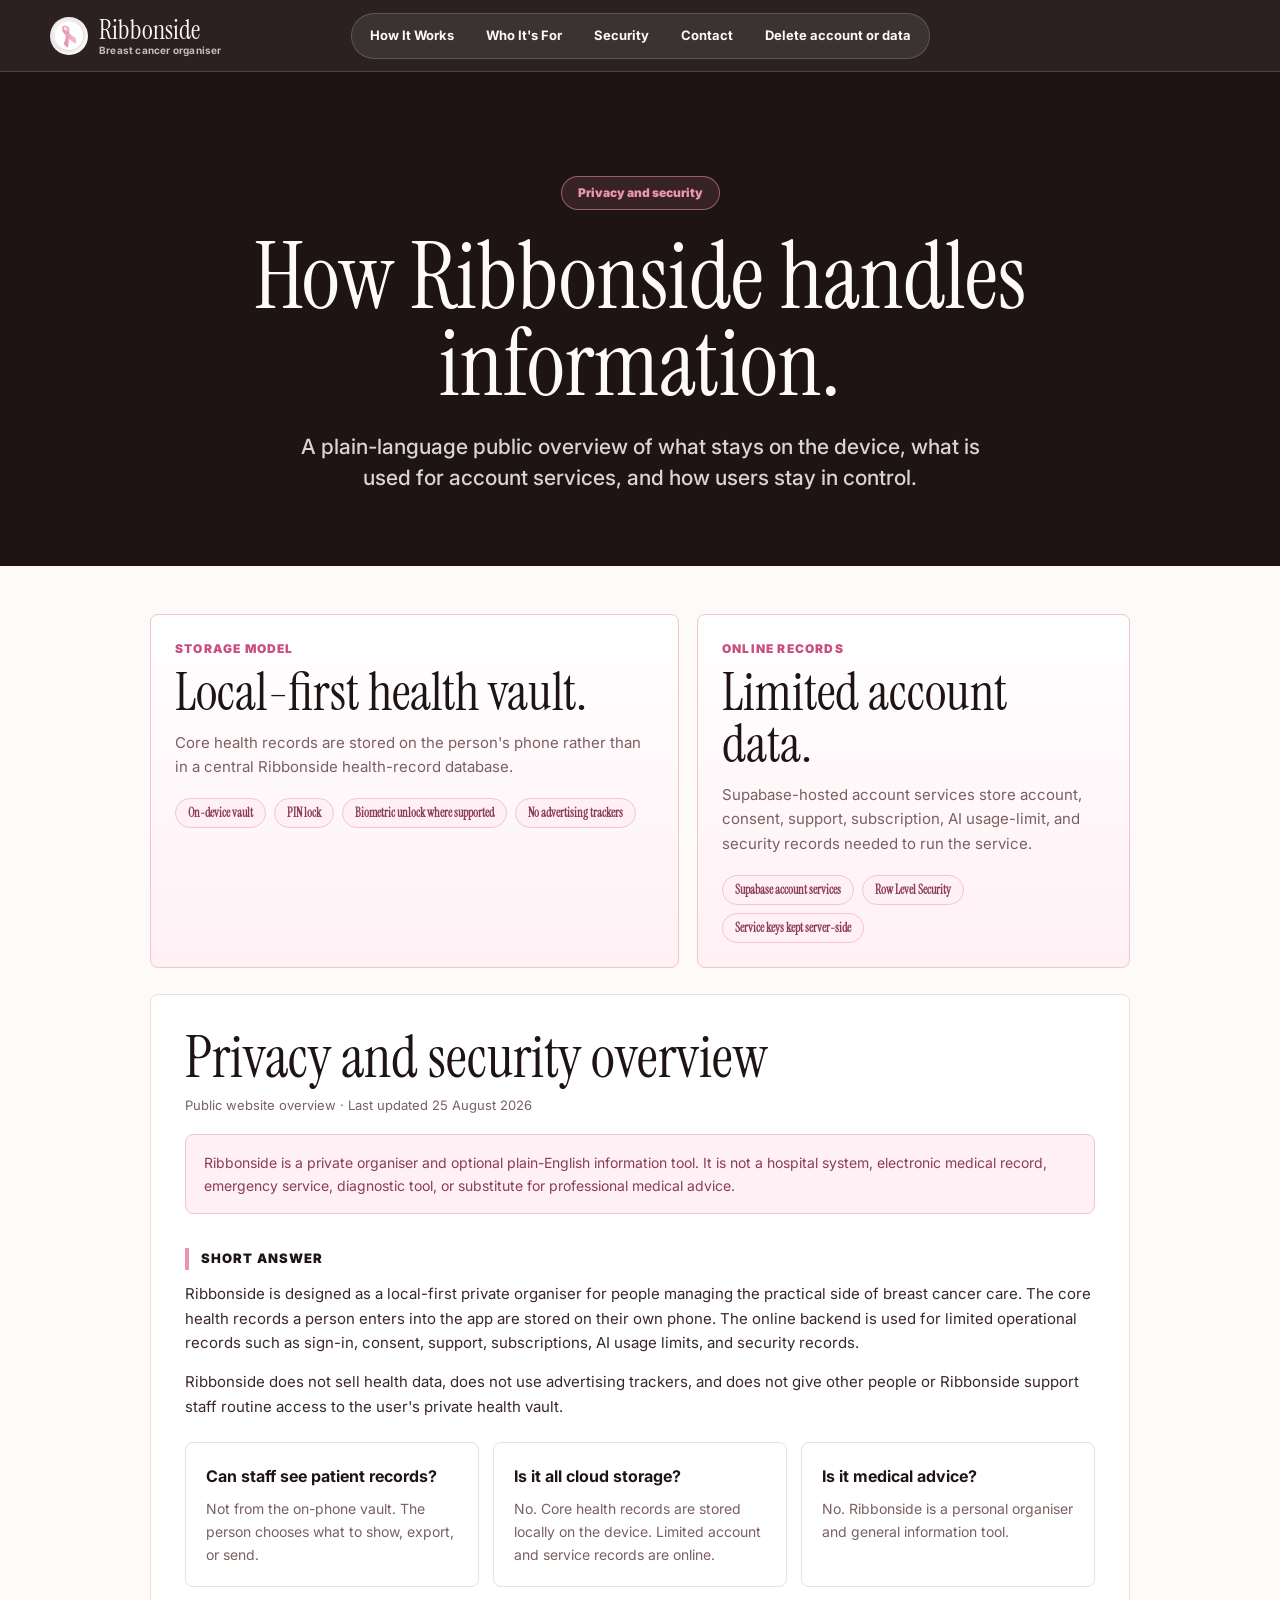
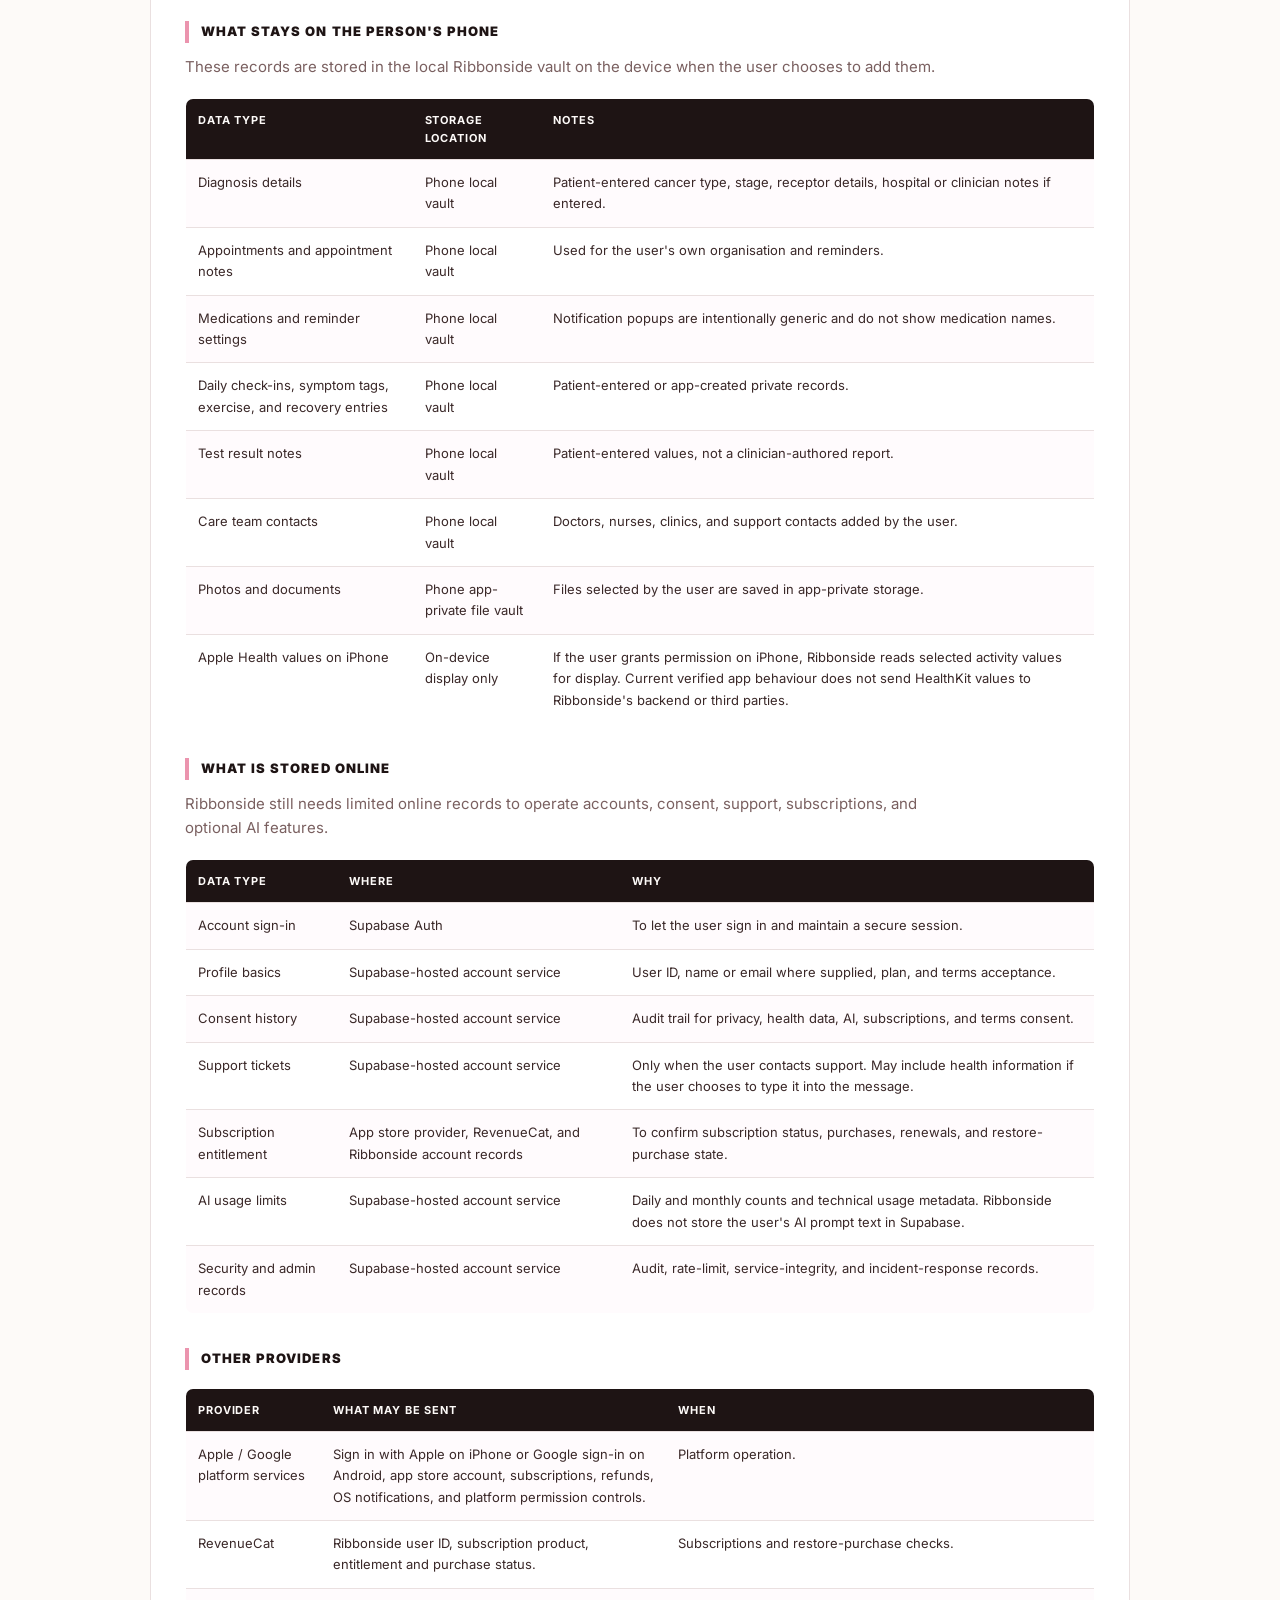
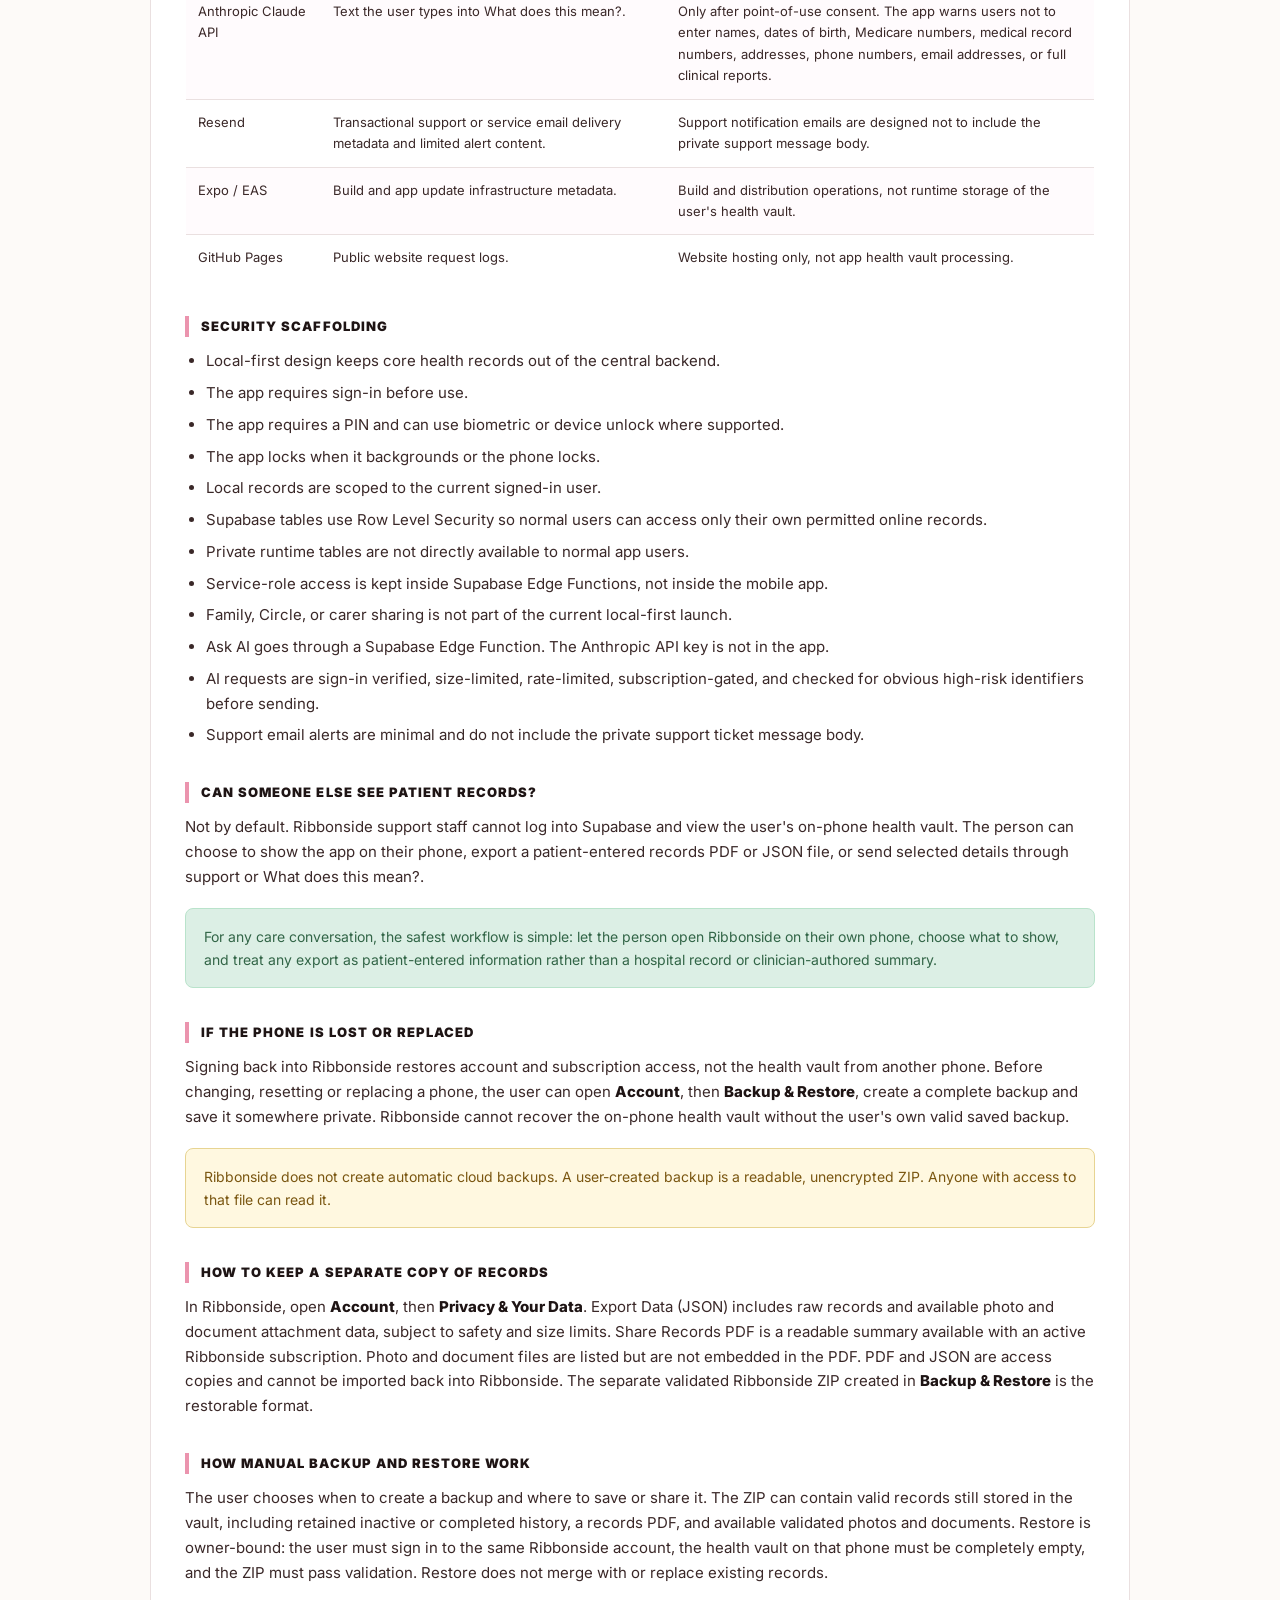
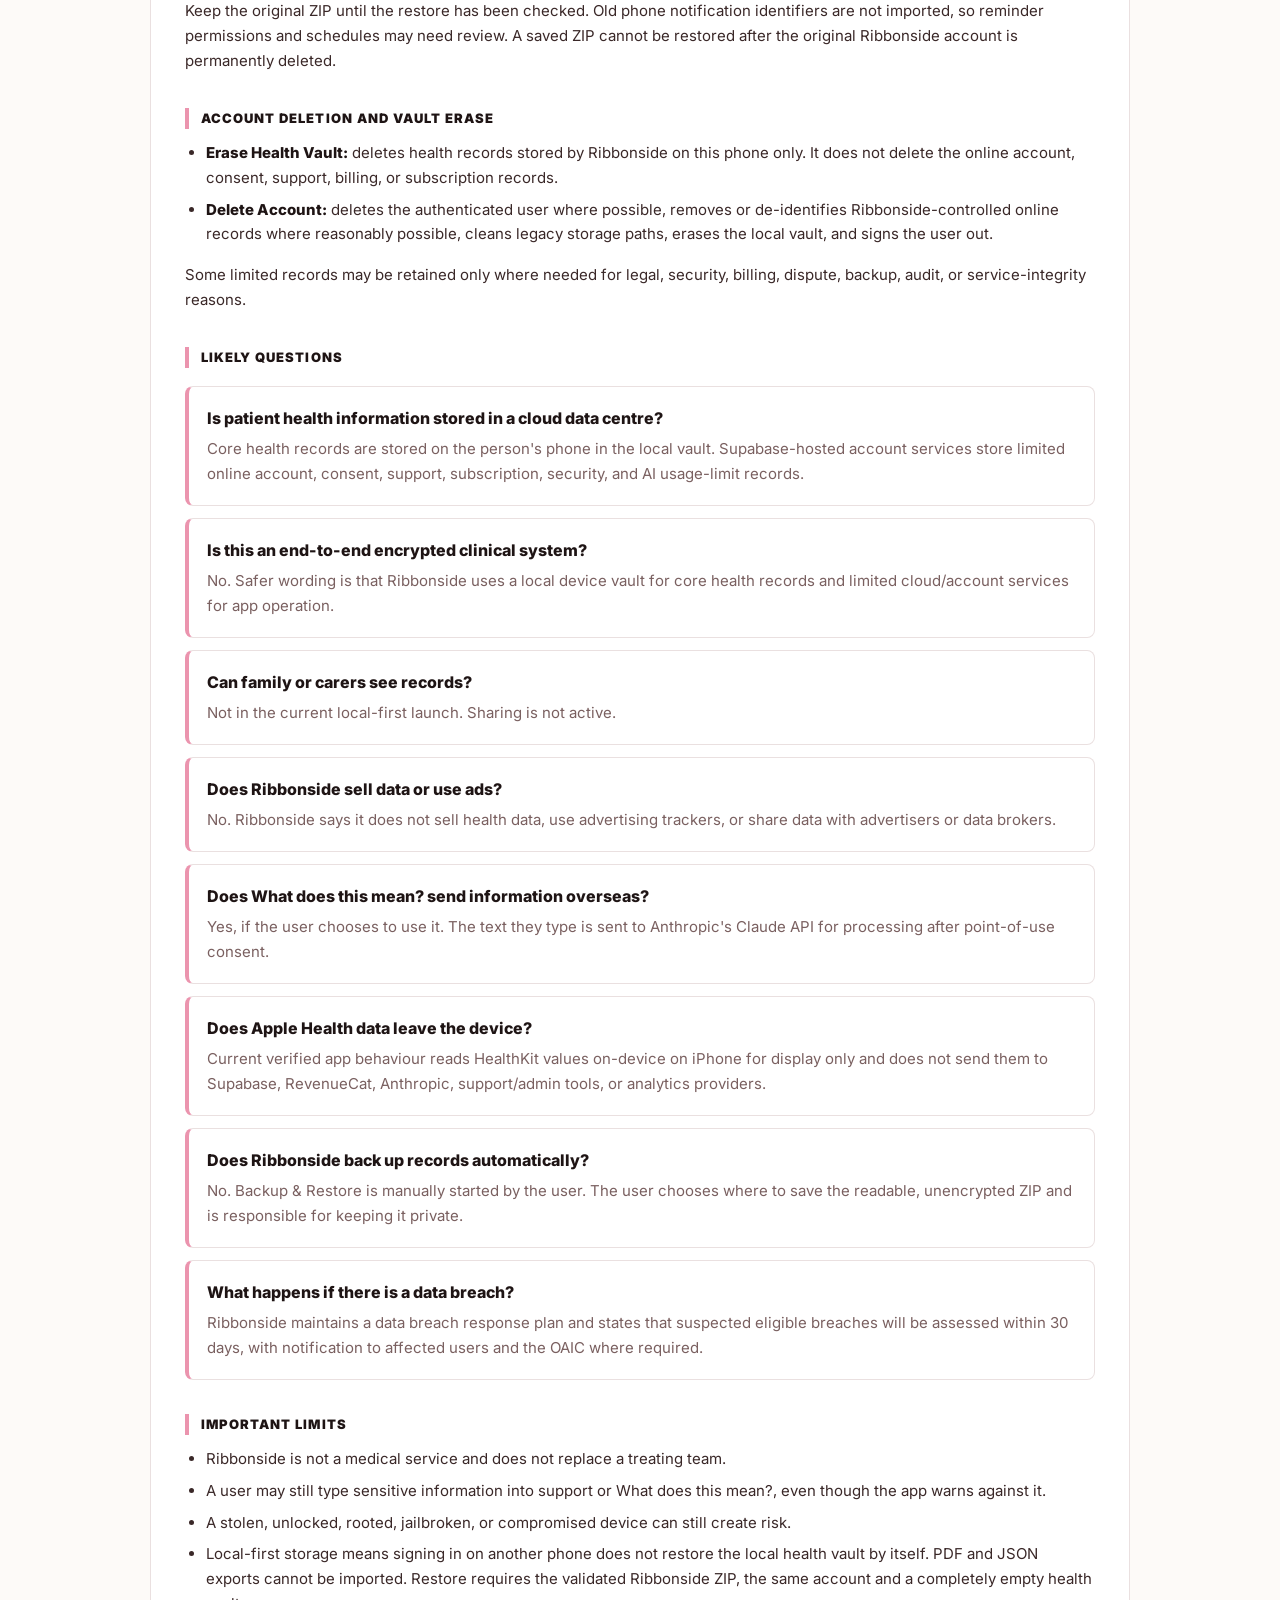
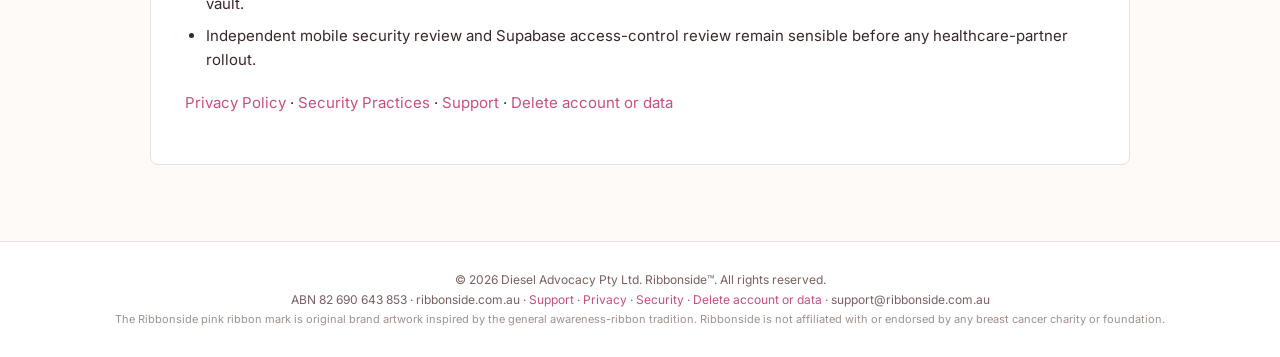
<file: security-briefing.html>
<!DOCTYPE html>
<html lang="en-AU">
<head>
<meta charset="UTF-8">
<meta name="viewport" content="width=device-width, initial-scale=1.0">
<meta name="theme-color" content="#1E1414">
<title>Privacy &amp; Security Overview — Ribbonside</title>
<meta name="description" content="A plain-language public overview of how Ribbonside handles information, what stays on the device, and what is used for account services.">
<link rel="canonical" href="https://ribbonside.com.au/security-briefing.html">
<link rel="icon" type="image/png" sizes="32x32" href="/favicon-32x32.png?v=1">
<link rel="icon" type="image/png" sizes="16x16" href="/favicon-16x16.png?v=1">
<link rel="apple-touch-icon" sizes="180x180" href="/apple-touch-icon.png?v=1">
<meta property="og:title" content="Privacy &amp; Security Overview - Ribbonside">
<meta property="og:description" content="How Ribbonside handles health records, account services, AI requests, and user controls.">
<meta property="og:type" content="website">
<meta property="og:url" content="https://ribbonside.com.au/security-briefing.html">
<meta property="og:image" content="https://ribbonside.com.au/ribbonside-founder-hero.jpg">
<meta name="twitter:card" content="summary_large_image">
<link rel="preconnect" href="https://fonts.googleapis.com">
<link rel="preconnect" href="https://fonts.gstatic.com" crossorigin>
<link href="https://fonts.googleapis.com/css2?family=Instrument+Serif:ital@0;1&amp;family=Inter:wght@400;500;600;700;800;900&amp;display=swap" rel="stylesheet">
<link rel="stylesheet" href="ribbonside-info.css">
<style>
.brief-intro{
  display:grid;
  grid-template-columns:1.1fr .9fr;
  gap:18px;
  margin:0 0 26px;
}
.brief-stat{
  min-height:140px;
  padding:24px;
  border:1px solid var(--pink-mid);
  border-radius:8px;
  background:linear-gradient(180deg,var(--surface),var(--pink-soft));
}
.brief-stat strong{
  display:block;
  margin:0 0 8px;
  color:var(--pink-strong);
  font-size:12px;
  font-weight:900;
  letter-spacing:.1em;
  text-transform:uppercase;
}
.brief-stat span{
  display:block;
  color:var(--ink);
  font-family:"Instrument Serif",Georgia,serif;
  font-size:clamp(34px,5vw,52px);
  line-height:1;
}
.brief-stat p{margin:12px 0 0;color:var(--muted)}
.pill-row{
  display:flex;
  flex-wrap:wrap;
  gap:8px;
  margin:18px 0 0;
}
.pill-row span{
  min-height:30px;
  display:inline-flex;
  align-items:center;
  padding:0 12px;
  border:1px solid var(--pink-mid);
  border-radius:999px;
  background:var(--pink-soft);
  color:#8A3D58;
  font-size:12px;
  font-weight:800;
}
.answer-grid{
  display:grid;
  grid-template-columns:repeat(3,minmax(0,1fr));
  gap:14px;
  margin:22px 0 28px;
}
.answer-card{
  padding:20px;
  border:1px solid var(--line);
  border-radius:8px;
  background:var(--surface);
}
.answer-card b{
  display:block;
  margin:0 0 8px;
  color:var(--ink);
  font-size:16px;
}
.answer-card p{margin:0;color:var(--muted);font-size:14px}
.section-lead{
  width:min(760px,100%);
  color:var(--muted);
}
.question-list{
  display:grid;
  gap:12px;
  margin:18px 0 0;
}
.qa{
  padding:18px;
  border:1px solid var(--line);
  border-left:4px solid var(--pink);
  border-radius:8px;
  background:var(--surface);
}
.qa strong{display:block;margin:0 0 6px}
.qa p{margin:0;color:var(--muted)}
.footer-links{margin-top:18px}
@media(max-width:900px){
  .brief-intro,
  .answer-grid{grid-template-columns:1fr}
}
@media print{
  @page{size:A4;margin:12mm}
  *{
    -webkit-print-color-adjust:exact;
    print-color-adjust:exact;
  }
  body{background:white}
  .site-nav{display:none}
  .page-label,
  footer{display:none}
  .container{width:100%;padding:14px 0 0}
  .page-hero{margin-top:0;padding:76px 20px 38px}
  .page-hero h1{font-size:54px;line-height:1.06}
  .page-hero p{font-size:16px}
  .brief-intro{grid-template-columns:1fr;gap:12px}
  .brief-stat{min-height:auto;padding:18px}
  .brief-stat > span{font-size:32px}
  .pill-row span{
    width:auto;
    min-height:24px;
    padding:0 8px;
    font-size:11px;
    line-height:1.1;
  }
  .doc.active{padding:22px 18px}
  .answer-grid{grid-template-columns:1fr;gap:10px}
  table{
    display:table !important;
    table-layout:fixed;
    white-space:normal !important;
    font-size:11px;
  }
  th,
  td{
    padding:8px;
    white-space:normal !important;
    overflow-wrap:anywhere;
    word-break:normal;
  }
  .qa,
  .answer-card,
  .brief-stat{
    break-inside:avoid;
  }
}
</style>
</head>
<body>
<a class="skip-link" href="#main">Skip to content</a>

<nav class="site-nav" aria-label="Primary navigation">
  <a class="brand" href="index.html" aria-label="Ribbonside home">
    <img src="ribbonside-ribbon-logo.png" width="256" height="256" alt="">
    <span class="brand-text"><strong>Ribbonside</strong><small>Breast cancer organiser</small></span>
  </a>
  <div class="nav-links" aria-label="Page sections">
    <a href="index.html#how-it-works">How It Works</a>
    <a href="index.html#who-its-for">Who It's For</a>
    <a href="legal.html#security">Security</a>
    <a href="support.html">Contact</a>
    <a href="account-deletion.html">Delete account or data</a>
  </div>
</nav>

<header class="page-hero">
  <div class="page-hero-inner">
    <div class="page-label">Privacy and security</div>
    <h1>How Ribbonside handles information.</h1>
    <p>A plain-language public overview of what stays on the device, what is used for account services, and how users stay in control.</p>
  </div>
</header>

<main id="main" class="container">
  <section class="brief-intro" aria-label="Ribbonside storage summary">
    <div class="brief-stat">
      <strong>Storage model</strong>
      <span>Local-first health vault.</span>
      <p>Core health records are stored on the person's phone rather than in a central Ribbonside health-record database.</p>
      <div class="pill-row" aria-label="Key safeguards">
        <span>On-device vault</span>
        <span>PIN lock</span>
        <span>Biometric unlock where supported</span>
        <span>No advertising trackers</span>
      </div>
    </div>
    <div class="brief-stat">
      <strong>Online records</strong>
      <span>Limited account data.</span>
      <p>Supabase-hosted account services store account, consent, support, subscription, AI usage-limit, and security records needed to run the service.</p>
      <div class="pill-row" aria-label="Online safeguards">
        <span>Supabase account services</span>
        <span>Row Level Security</span>
        <span>Service keys kept server-side</span>
      </div>
    </div>
  </section>

  <section class="doc active">
    <h1 class="doc-title">Privacy and security overview</h1>
    <p class="doc-meta">Public website overview · Last updated 25 August 2026</p>

    <div class="note">
      Ribbonside is a private organiser and optional plain-English information tool. It is not a hospital system, electronic medical record, emergency service, diagnostic tool, or substitute for professional medical advice.
    </div>

    <h2>Short answer</h2>
    <p>Ribbonside is designed as a local-first private organiser for people managing the practical side of breast cancer care. The core health records a person enters into the app are stored on their own phone. The online backend is used for limited operational records such as sign-in, consent, support, subscriptions, AI usage limits, and security records.</p>
    <p>Ribbonside does not sell health data, does not use advertising trackers, and does not give other people or Ribbonside support staff routine access to the user's private health vault.</p>

    <div class="answer-grid" aria-label="Main privacy answers">
      <article class="answer-card">
        <b>Can staff see patient records?</b>
        <p>Not from the on-phone vault. The person chooses what to show, export, or send.</p>
      </article>
      <article class="answer-card">
        <b>Is it all cloud storage?</b>
        <p>No. Core health records are stored locally on the device. Limited account and service records are online.</p>
      </article>
      <article class="answer-card">
        <b>Is it medical advice?</b>
        <p>No. Ribbonside is a personal organiser and general information tool.</p>
      </article>
    </div>

    <h2>What stays on the person's phone</h2>
    <p class="section-lead">These records are stored in the local Ribbonside vault on the device when the user chooses to add them.</p>
    <table>
      <tr><th>Data type</th><th>Storage location</th><th>Notes</th></tr>
      <tr><td>Diagnosis details</td><td>Phone local vault</td><td>Patient-entered cancer type, stage, receptor details, hospital or clinician notes if entered.</td></tr>
      <tr><td>Appointments and appointment notes</td><td>Phone local vault</td><td>Used for the user's own organisation and reminders.</td></tr>
      <tr><td>Medications and reminder settings</td><td>Phone local vault</td><td>Notification popups are intentionally generic and do not show medication names.</td></tr>
      <tr><td>Daily check-ins, symptom tags, exercise, and recovery entries</td><td>Phone local vault</td><td>Patient-entered or app-created private records.</td></tr>
      <tr><td>Test result notes</td><td>Phone local vault</td><td>Patient-entered values, not a clinician-authored report.</td></tr>
      <tr><td>Care team contacts</td><td>Phone local vault</td><td>Doctors, nurses, clinics, and support contacts added by the user.</td></tr>
      <tr><td>Photos and documents</td><td>Phone app-private file vault</td><td>Files selected by the user are saved in app-private storage.</td></tr>
      <tr><td>Apple Health values on iPhone</td><td>On-device display only</td><td>If the user grants permission on iPhone, Ribbonside reads selected activity values for display. Current verified app behaviour does not send HealthKit values to Ribbonside's backend or third parties.</td></tr>
    </table>

    <h2>What is stored online</h2>
    <p class="section-lead">Ribbonside still needs limited online records to operate accounts, consent, support, subscriptions, and optional AI features.</p>
    <table>
      <tr><th>Data type</th><th>Where</th><th>Why</th></tr>
      <tr><td>Account sign-in</td><td>Supabase Auth</td><td>To let the user sign in and maintain a secure session.</td></tr>
      <tr><td>Profile basics</td><td>Supabase-hosted account service</td><td>User ID, name or email where supplied, plan, and terms acceptance.</td></tr>
      <tr><td>Consent history</td><td>Supabase-hosted account service</td><td>Audit trail for privacy, health data, AI, subscriptions, and terms consent.</td></tr>
      <tr><td>Support tickets</td><td>Supabase-hosted account service</td><td>Only when the user contacts support. May include health information if the user chooses to type it into the message.</td></tr>
      <tr><td>Subscription entitlement</td><td>App store provider, RevenueCat, and Ribbonside account records</td><td>To confirm subscription status, purchases, renewals, and restore-purchase state.</td></tr>
      <tr><td>AI usage limits</td><td>Supabase-hosted account service</td><td>Daily and monthly counts and technical usage metadata. Ribbonside does not store the user's AI prompt text in Supabase.</td></tr>
      <tr><td>Security and admin records</td><td>Supabase-hosted account service</td><td>Audit, rate-limit, service-integrity, and incident-response records.</td></tr>
    </table>

    <h2>Other providers</h2>
    <table>
      <tr><th>Provider</th><th>What may be sent</th><th>When</th></tr>
      <tr><td>Apple / Google platform services</td><td>Sign in with Apple on iPhone or Google sign-in on Android, app store account, subscriptions, refunds, OS notifications, and platform permission controls.</td><td>Platform operation.</td></tr>
      <tr><td>RevenueCat</td><td>Ribbonside user ID, subscription product, entitlement and purchase status.</td><td>Subscriptions and restore-purchase checks.</td></tr>
      <tr><td>Anthropic Claude API</td><td>Text the user types into What does this mean?.</td><td>Only after point-of-use consent. The app warns users not to enter names, dates of birth, Medicare numbers, medical record numbers, addresses, phone numbers, email addresses, or full clinical reports.</td></tr>
      <tr><td>Resend</td><td>Transactional support or service email delivery metadata and limited alert content.</td><td>Support notification emails are designed not to include the private support message body.</td></tr>
      <tr><td>Expo / EAS</td><td>Build and app update infrastructure metadata.</td><td>Build and distribution operations, not runtime storage of the user's health vault.</td></tr>
      <tr><td>GitHub Pages</td><td>Public website request logs.</td><td>Website hosting only, not app health vault processing.</td></tr>
    </table>

    <h2>Security scaffolding</h2>
    <ul>
      <li>Local-first design keeps core health records out of the central backend.</li>
      <li>The app requires sign-in before use.</li>
      <li>The app requires a PIN and can use biometric or device unlock where supported.</li>
      <li>The app locks when it backgrounds or the phone locks.</li>
      <li>Local records are scoped to the current signed-in user.</li>
      <li>Supabase tables use Row Level Security so normal users can access only their own permitted online records.</li>
      <li>Private runtime tables are not directly available to normal app users.</li>
      <li>Service-role access is kept inside Supabase Edge Functions, not inside the mobile app.</li>
      <li>Family, Circle, or carer sharing is not part of the current local-first launch.</li>
      <li>Ask AI goes through a Supabase Edge Function. The Anthropic API key is not in the app.</li>
      <li>AI requests are sign-in verified, size-limited, rate-limited, subscription-gated, and checked for obvious high-risk identifiers before sending.</li>
      <li>Support email alerts are minimal and do not include the private support ticket message body.</li>
    </ul>

    <h2>Can someone else see patient records?</h2>
    <p>Not by default. Ribbonside support staff cannot log into Supabase and view the user's on-phone health vault. The person can choose to show the app on their phone, export a patient-entered records PDF or JSON file, or send selected details through support or What does this mean?.</p>
    <div class="good">
      For any care conversation, the safest workflow is simple: let the person open Ribbonside on their own phone, choose what to show, and treat any export as patient-entered information rather than a hospital record or clinician-authored summary.
    </div>

    <h2>If the phone is lost or replaced</h2>
    <p>Signing back into Ribbonside restores account and subscription access, not the health vault from another phone. Before changing, resetting or replacing a phone, the user can open <strong>Account</strong>, then <strong>Backup &amp; Restore</strong>, create a complete backup and save it somewhere private. Ribbonside cannot recover the on-phone health vault without the user's own valid saved backup.</p>
    <div class="warn">Ribbonside does not create automatic cloud backups. A user-created backup is a readable, unencrypted ZIP. Anyone with access to that file can read it.</div>

    <h2>How to keep a separate copy of records</h2>
    <p>In Ribbonside, open <strong>Account</strong>, then <strong>Privacy &amp; Your Data</strong>. Export Data (JSON) includes raw records and available photo and document attachment data, subject to safety and size limits. Share Records PDF is a readable summary available with an active Ribbonside subscription. Photo and document files are listed but are not embedded in the PDF. PDF and JSON are access copies and cannot be imported back into Ribbonside. The separate validated Ribbonside ZIP created in <strong>Backup &amp; Restore</strong> is the restorable format.</p>

    <h2>How manual backup and restore work</h2>
    <p>The user chooses when to create a backup and where to save or share it. The ZIP can contain valid records still stored in the vault, including retained inactive or completed history, a records PDF, and available validated photos and documents. Restore is owner-bound: the user must sign in to the same Ribbonside account, the health vault on that phone must be completely empty, and the ZIP must pass validation. Restore does not merge with or replace existing records.</p>
    <p>Keep the original ZIP until the restore has been checked. Old phone notification identifiers are not imported, so reminder permissions and schedules may need review. A saved ZIP cannot be restored after the original Ribbonside account is permanently deleted.</p>

    <h2>Account deletion and vault erase</h2>
    <ul>
      <li><strong>Erase Health Vault:</strong> deletes health records stored by Ribbonside on this phone only. It does not delete the online account, consent, support, billing, or subscription records.</li>
      <li><strong>Delete Account:</strong> deletes the authenticated user where possible, removes or de-identifies Ribbonside-controlled online records where reasonably possible, cleans legacy storage paths, erases the local vault, and signs the user out.</li>
    </ul>
    <p>Some limited records may be retained only where needed for legal, security, billing, dispute, backup, audit, or service-integrity reasons.</p>

    <h2>Likely questions</h2>
    <div class="question-list">
      <div class="qa"><strong>Is patient health information stored in a cloud data centre?</strong><p>Core health records are stored on the person's phone in the local vault. Supabase-hosted account services store limited online account, consent, support, subscription, security, and AI usage-limit records.</p></div>
      <div class="qa"><strong>Is this an end-to-end encrypted clinical system?</strong><p>No. Safer wording is that Ribbonside uses a local device vault for core health records and limited cloud/account services for app operation.</p></div>
      <div class="qa"><strong>Can family or carers see records?</strong><p>Not in the current local-first launch. Sharing is not active.</p></div>
      <div class="qa"><strong>Does Ribbonside sell data or use ads?</strong><p>No. Ribbonside says it does not sell health data, use advertising trackers, or share data with advertisers or data brokers.</p></div>
      <div class="qa"><strong>Does What does this mean? send information overseas?</strong><p>Yes, if the user chooses to use it. The text they type is sent to Anthropic's Claude API for processing after point-of-use consent.</p></div>
      <div class="qa"><strong>Does Apple Health data leave the device?</strong><p>Current verified app behaviour reads HealthKit values on-device on iPhone for display only and does not send them to Supabase, RevenueCat, Anthropic, support/admin tools, or analytics providers.</p></div>
      <div class="qa"><strong>Does Ribbonside back up records automatically?</strong><p>No. Backup &amp; Restore is manually started by the user. The user chooses where to save the readable, unencrypted ZIP and is responsible for keeping it private.</p></div>
      <div class="qa"><strong>What happens if there is a data breach?</strong><p>Ribbonside maintains a data breach response plan and states that suspected eligible breaches will be assessed within 30 days, with notification to affected users and the OAIC where required.</p></div>
    </div>

    <h2>Important limits</h2>
    <ul>
      <li>Ribbonside is not a medical service and does not replace a treating team.</li>
      <li>A user may still type sensitive information into support or What does this mean?, even though the app warns against it.</li>
      <li>A stolen, unlocked, rooted, jailbroken, or compromised device can still create risk.</li>
      <li>Local-first storage means signing in on another phone does not restore the local health vault by itself. PDF and JSON exports cannot be imported. Restore requires the validated Ribbonside ZIP, the same account and a completely empty health vault.</li>
      <li>Independent mobile security review and Supabase access-control review remain sensible before any healthcare-partner rollout.</li>
    </ul>

    <div class="footer-links">
      <p><a href="legal.html#privacy">Privacy Policy</a> · <a href="legal.html#security">Security Practices</a> · <a href="support.html">Support</a> · <a href="account-deletion.html">Delete account or data</a></p>
    </div>
  </section>
</main>

<footer>
  &copy; 2026 Diesel Advocacy Pty Ltd. Ribbonside&trade;. All rights reserved.<br>
  ABN 82 690 643 853 · ribbonside.com.au · <a href="support.html">Support</a> · <a href="legal.html#privacy">Privacy</a> · <a href="legal.html#security">Security</a> · <a href="account-deletion.html">Delete account or data</a> · support@ribbonside.com.au<br>
  <span style="font-size:11px;opacity:0.7;">The Ribbonside pink ribbon mark is original brand artwork inspired by the general awareness-ribbon tradition. Ribbonside is not affiliated with or endorsed by any breast cancer charity or foundation.</span>
</footer>
</body>
</html>
</file>
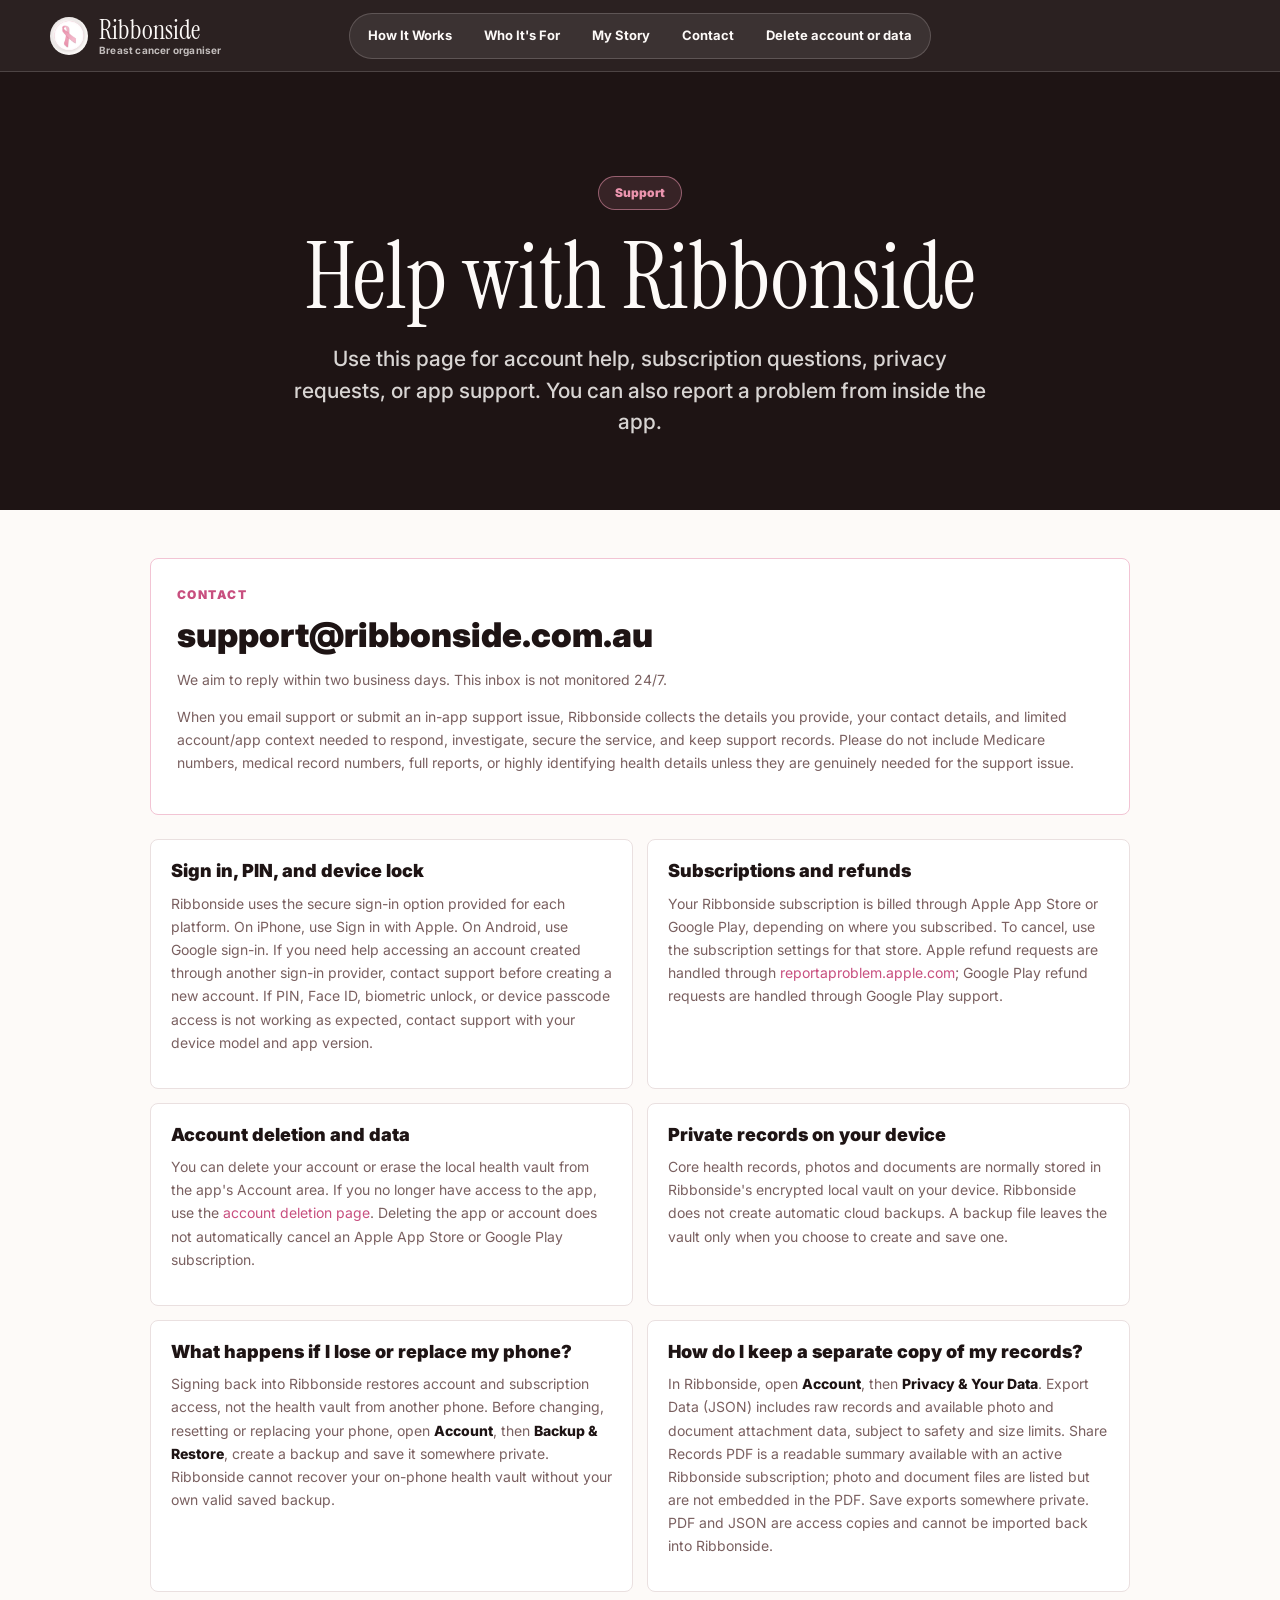
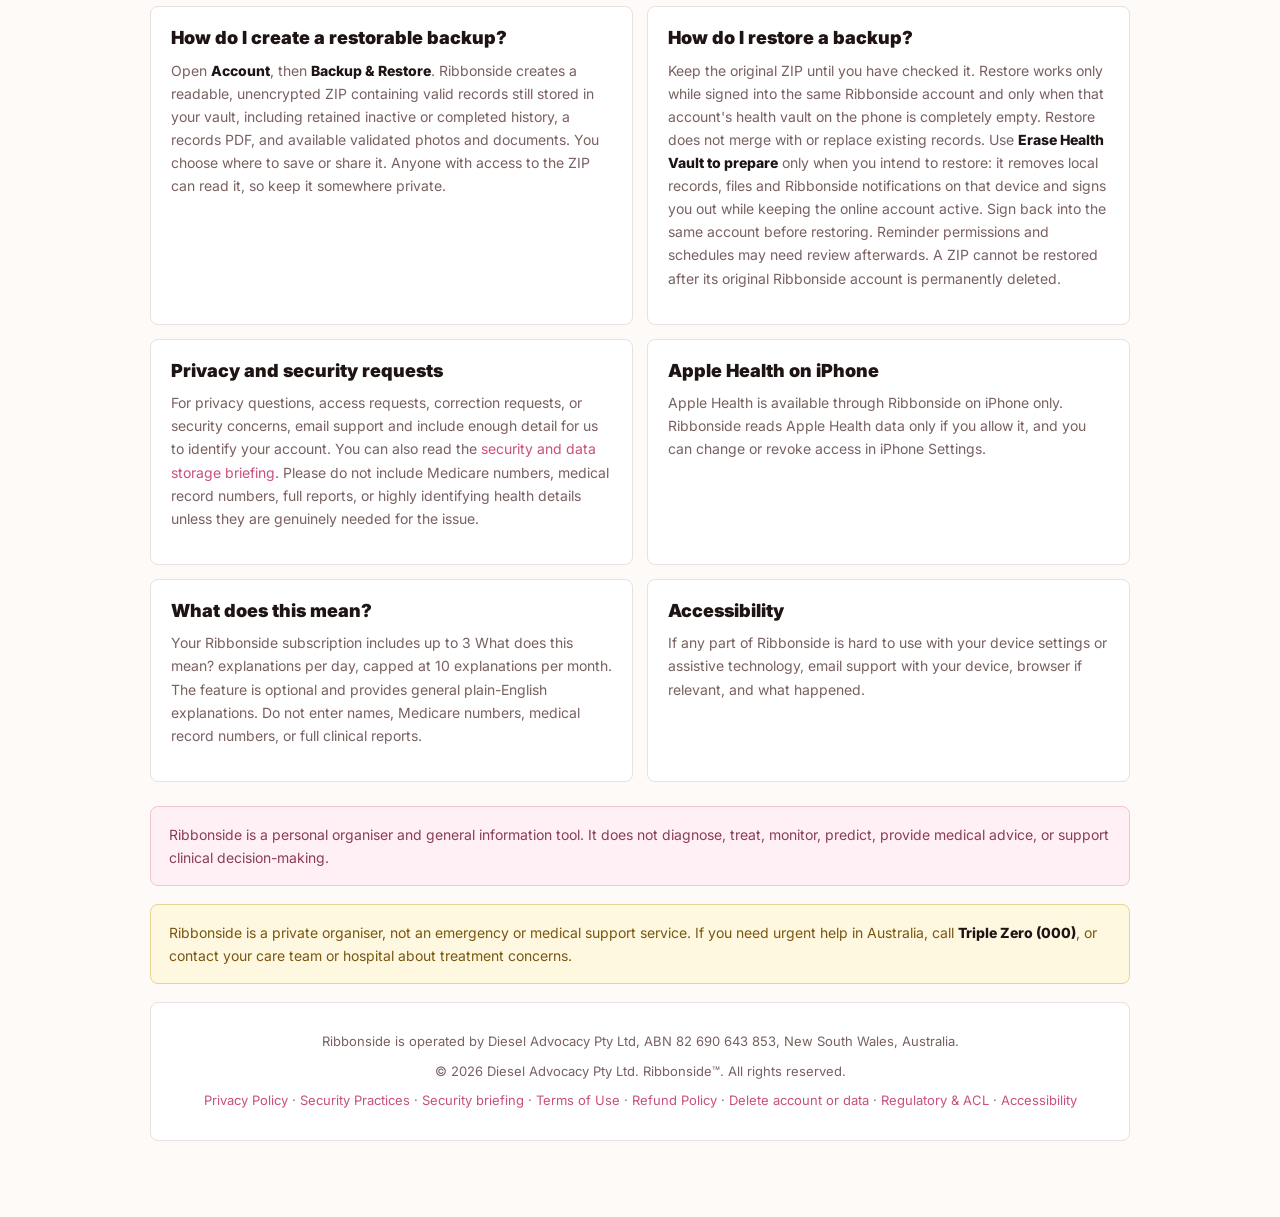
<file: support.html>
<!DOCTYPE html>
<html lang="en-AU">
<head>
<meta charset="UTF-8">
<meta name="viewport" content="width=device-width, initial-scale=1.0">
<meta name="theme-color" content="#1E1414">
<title>Support — Ribbonside</title>
<meta name="description" content="Ribbonside support information, contact details, subscription cancellation steps, privacy help, and emergency guidance.">
<link rel="canonical" href="https://ribbonside.com.au/support.html">
<link rel="icon" type="image/png" sizes="32x32" href="/favicon-32x32.png?v=1">
<link rel="icon" type="image/png" sizes="16x16" href="/favicon-16x16.png?v=1">
<link rel="apple-touch-icon" sizes="180x180" href="/apple-touch-icon.png?v=1">
<meta property="og:title" content="Support - Ribbonside">
<meta property="og:description" content="Ribbonside support information, privacy requests, subscription help, accessibility support, and emergency guidance.">
<meta property="og:type" content="website">
<meta property="og:url" content="https://ribbonside.com.au/support.html">
<meta property="og:image" content="https://ribbonside.com.au/ribbonside-founder-hero.jpg">
<meta name="twitter:card" content="summary_large_image">
<link rel="preconnect" href="https://fonts.googleapis.com">
<link rel="preconnect" href="https://fonts.gstatic.com" crossorigin>
<link href="https://fonts.googleapis.com/css2?family=Instrument+Serif:ital@0;1&amp;family=Inter:wght@400;500;600;700;800;900&amp;display=swap" rel="stylesheet">
<link rel="stylesheet" href="ribbonside-info.css">
</head>
<body>
<a class="skip-link" href="#main">Skip to content</a>

<nav class="site-nav" aria-label="Primary navigation">
  <a class="brand" href="index.html" aria-label="Ribbonside home">
    <img src="ribbonside-ribbon-logo.png" width="256" height="256" alt="">
    <span class="brand-text"><strong>Ribbonside</strong><small>Breast cancer organiser</small></span>
  </a>
  <div class="nav-links" aria-label="Page sections">
    <a href="index.html#how-it-works">How It Works</a>
    <a href="index.html#who-its-for">Who It's For</a>
    <a href="index.html#my-story">My Story</a>
    <a href="support.html">Contact</a>
    <a href="account-deletion.html">Delete account or data</a>
  </div>
</nav>

<header class="page-hero">
  <section class="hero page-hero-inner">
    <div class="eyebrow">Support</div>
    <h1>Help with Ribbonside</h1>
    <p class="lead">Use this page for account help, subscription questions, privacy requests, or app support. You can also report a problem from inside the app.</p>
  </section>
</header>

<main id="main">
  <section class="support-box">
    <strong>Contact</strong>
    <a class="email" href="mailto:support@ribbonside.com.au">support@ribbonside.com.au</a>
    <p class="contact-note">We aim to reply within two business days. This inbox is not monitored 24/7.</p>
    <p class="contact-note">When you email support or submit an in-app support issue, Ribbonside collects the details you provide, your contact details, and limited account/app context needed to respond, investigate, secure the service, and keep support records. Please do not include Medicare numbers, medical record numbers, full reports, or highly identifying health details unless they are genuinely needed for the support issue.</p>
  </section>

  <section class="grid" aria-label="Support topics">
    <article class="card">
      <h2>Sign in, PIN, and device lock</h2>
      <p>Ribbonside uses the secure sign-in option provided for each platform. On iPhone, use Sign in with Apple. On Android, use Google sign-in. If you need help accessing an account created through another sign-in provider, contact support before creating a new account. If PIN, Face ID, biometric unlock, or device passcode access is not working as expected, contact support with your device model and app version.</p>
    </article>

    <article class="card">
      <h2>Subscriptions and refunds</h2>
      <p>Your Ribbonside subscription is billed through Apple App Store or Google Play, depending on where you subscribed. To cancel, use the subscription settings for that store. Apple refund requests are handled through <a href="https://reportaproblem.apple.com" target="_blank" rel="noopener noreferrer">reportaproblem.apple.com</a>; Google Play refund requests are handled through Google Play support.</p>
    </article>

    <article class="card">
      <h2>Account deletion and data</h2>
      <p>You can delete your account or erase the local health vault from the app's Account area. If you no longer have access to the app, use the <a href="account-deletion.html">account deletion page</a>. Deleting the app or account does not automatically cancel an Apple App Store or Google Play subscription.</p>
    </article>

    <article class="card">
      <h2>Private records on your device</h2>
      <p>Core health records, photos and documents are normally stored in Ribbonside's encrypted local vault on your device. Ribbonside does not create automatic cloud backups. A backup file leaves the vault only when you choose to create and save one.</p>
    </article>

    <article class="card">
      <h2>What happens if I lose or replace my phone?</h2>
      <p>Signing back into Ribbonside restores account and subscription access, not the health vault from another phone. Before changing, resetting or replacing your phone, open <strong>Account</strong>, then <strong>Backup &amp; Restore</strong>, create a backup and save it somewhere private. Ribbonside cannot recover your on-phone health vault without your own valid saved backup.</p>
    </article>

    <article class="card">
      <h2>How do I keep a separate copy of my records?</h2>
      <p>In Ribbonside, open <strong>Account</strong>, then <strong>Privacy &amp; Your Data</strong>. Export Data (JSON) includes raw records and available photo and document attachment data, subject to safety and size limits. Share Records PDF is a readable summary available with an active Ribbonside subscription; photo and document files are listed but are not embedded in the PDF. Save exports somewhere private. PDF and JSON are access copies and cannot be imported back into Ribbonside.</p>
    </article>

    <article class="card">
      <h2>How do I create a restorable backup?</h2>
      <p>Open <strong>Account</strong>, then <strong>Backup &amp; Restore</strong>. Ribbonside creates a readable, unencrypted ZIP containing valid records still stored in your vault, including retained inactive or completed history, a records PDF, and available validated photos and documents. You choose where to save or share it. Anyone with access to the ZIP can read it, so keep it somewhere private.</p>
    </article>

    <article class="card">
      <h2>How do I restore a backup?</h2>
      <p>Keep the original ZIP until you have checked it. Restore works only while signed into the same Ribbonside account and only when that account's health vault on the phone is completely empty. Restore does not merge with or replace existing records. Use <strong>Erase Health Vault to prepare</strong> only when you intend to restore: it removes local records, files and Ribbonside notifications on that device and signs you out while keeping the online account active. Sign back into the same account before restoring. Reminder permissions and schedules may need review afterwards. A ZIP cannot be restored after its original Ribbonside account is permanently deleted.</p>
    </article>

    <article class="card">
      <h2>Privacy and security requests</h2>
      <p>For privacy questions, access requests, correction requests, or security concerns, email support and include enough detail for us to identify your account. You can also read the <a href="security-briefing.html">security and data storage briefing</a>. Please do not include Medicare numbers, medical record numbers, full reports, or highly identifying health details unless they are genuinely needed for the issue.</p>
    </article>

    <article class="card">
      <h2>Apple Health on iPhone</h2>
      <p>Apple Health is available through Ribbonside on iPhone only. Ribbonside reads Apple Health data only if you allow it, and you can change or revoke access in iPhone Settings.</p>
    </article>

    <article class="card">
      <h2>What does this mean?</h2>
      <p>Your Ribbonside subscription includes up to 3 What does this mean? explanations per day, capped at 10 explanations per month. The feature is optional and provides general plain-English explanations. Do not enter names, Medicare numbers, medical record numbers, or full clinical reports.</p>
    </article>

    <article class="card">
      <h2>Accessibility</h2>
      <p>If any part of Ribbonside is hard to use with your device settings or assistive technology, email support with your device, browser if relevant, and what happened.</p>
    </article>
  </section>

  <div class="note">
    Ribbonside is a personal organiser and general information tool. It does not diagnose, treat, monitor, predict, provide medical advice, or support clinical decision-making.
  </div>

  <div class="warning">
    Ribbonside is a private organiser, not an emergency or medical support service. If you need urgent help in Australia, call <strong>Triple Zero (000)</strong>, or contact your care team or hospital about treatment concerns.
  </div>

  <section class="footer">
    <p>Ribbonside is operated by Diesel Advocacy Pty Ltd, ABN 82 690 643 853, New South Wales, Australia.</p>
    <p>&copy; 2026 Diesel Advocacy Pty Ltd. Ribbonside&trade;. All rights reserved.</p>
    <p><a href="legal.html#privacy">Privacy Policy</a> · <a href="legal.html#security">Security Practices</a> · <a href="security-briefing.html">Security briefing</a> · <a href="legal.html#terms">Terms of Use</a> · <a href="legal.html#refund">Refund Policy</a> · <a href="account-deletion.html">Delete account or data</a> · <a href="legal.html#tga">Regulatory &amp; ACL</a> · <a href="legal.html#accessibility">Accessibility</a></p>
  </section>
</main>
</body>
</html>
</file>
<file: ribbonside-info.css>
:root{
  --paper:#FDFAF8;
  --surface:#FFFFFF;
  --surface-soft:#FFF0F5;
  --ink:#1E1414;
  --muted:#7A6060;
  --line:#EAE0E0;
  --pink:#EB94AE;
  --pink-soft:#FFF0F5;
  --pink-mid:#F2C4D4;
  --pink-strong:#C84F7F;
  --green:#DCEFE5;
  --green-text:#326547;
  --warn:#FFF8E0;
  --warn-text:#7A5610;
}

*{box-sizing:border-box}
html{scroll-behavior:smooth}
body{
  margin:0;
  background:var(--paper);
  color:var(--ink);
  font-family:"Inter",system-ui,-apple-system,BlinkMacSystemFont,"Segoe UI",sans-serif;
  line-height:1.65;
  -webkit-font-smoothing:antialiased;
}
img{max-width:100%;display:block}
a{color:inherit}

.skip-link{
  position:absolute;
  left:16px;
  top:-48px;
  z-index:100;
  background:var(--ink);
  color:white;
  padding:10px 14px;
  border-radius:999px;
  text-decoration:none;
  font-size:14px;
}
.skip-link:focus{top:12px}

.site-nav{
  position:sticky;
  top:0;
  z-index:40;
  min-height:72px;
  padding:12px max(22px,calc((100vw - 1180px) / 2));
  display:grid;
  grid-template-columns:1fr auto 1fr;
  align-items:center;
  gap:20px;
  border-bottom:1px solid rgba(234,224,224,.18);
  background:rgba(30,20,20,.94);
  backdrop-filter:blur(14px);
}
.brand{
  display:inline-flex;
  align-items:center;
  gap:11px;
  width:max-content;
  color:var(--paper);
  text-decoration:none;
  font-weight:800;
}
.brand img{
  width:38px;
  height:38px;
  object-fit:contain;
  border-radius:50%;
}
.brand-text{
  display:grid;
  gap:2px;
  line-height:1;
}
.brand-text strong{
  font-family:"Instrument Serif",Georgia,serif;
  font-size:26px;
  font-weight:400;
  color:var(--paper);
}
.brand-text small{
  color:rgba(253,250,248,.72);
  font-size:10px;
  font-weight:700;
  letter-spacing:.02em;
}
.nav-links{
  display:flex;
  align-items:center;
  justify-content:center;
  gap:6px;
  padding:5px;
  border:1px solid rgba(234,224,224,.2);
  border-radius:999px;
  background:rgba(253,250,248,.08);
}
.nav-links a{
  min-height:34px;
  display:inline-flex;
  align-items:center;
  padding:0 13px;
  border-radius:999px;
  color:var(--paper);
  text-decoration:none;
  font-size:13px;
  font-weight:700;
}
.nav-links a:hover{
  background:rgba(235,148,174,.16);
  color:var(--pink);
}
.nav-cta{
  justify-self:end;
  min-height:48px;
  display:inline-flex;
  align-items:center;
  justify-content:center;
  padding:0 24px;
  border-radius:999px;
  background:var(--pink);
  color:var(--ink);
  text-decoration:none;
  font-size:14px;
  font-weight:900;
  box-shadow:0 0 0 6px rgba(235,148,174,.16);
}

.page-hero{
  background:var(--ink);
  color:var(--paper);
  padding:104px 22px 72px;
  text-align:center;
}
.page-hero-inner{
  width:min(920px,100%);
  margin:0 auto;
}
.page-label,
.eyebrow{
  min-height:34px;
  display:inline-flex;
  align-items:center;
  justify-content:center;
  margin:0 0 24px;
  padding:0 16px;
  border:1px solid rgba(235,148,174,.54);
  border-radius:999px;
  background:rgba(235,148,174,.12);
  color:var(--pink);
  font-size:12px;
  font-weight:900;
  letter-spacing:0;
  text-transform:none;
}
.page-hero h1{
  width:min(860px,100%);
  margin:0 auto;
  font-family:"Instrument Serif",Georgia,serif;
  font-size:clamp(46px,8vw,92px);
  font-weight:400;
  line-height:.95;
  letter-spacing:0;
}
.page-hero p,
.lead{
  width:min(700px,100%);
  margin:22px auto 0;
  color:rgba(253,250,248,.84);
  font-size:clamp(17px,2vw,21px);
  line-height:1.5;
  font-weight:500;
}

.container,
main{
  width:min(100% - 44px,980px);
  margin:0 auto;
  padding:48px 0 76px;
}

.tab-strip{
  display:flex;
  flex-wrap:wrap;
  gap:10px;
  margin:0 0 28px;
}
.tab{
  min-height:42px;
  padding:0 16px;
  border:1px solid var(--line);
  border-radius:999px;
  background:var(--surface);
  color:var(--muted);
  font:800 13px/1 "Inter",system-ui,sans-serif;
  cursor:pointer;
}
.tab:hover{
  border-color:var(--pink-mid);
  color:var(--ink);
}
.tab.active{
  border-color:var(--pink);
  background:var(--pink);
  color:var(--ink);
}

.doc{display:none}
.doc.active{
  display:block;
  background:var(--surface);
  border:1px solid var(--line);
  border-radius:8px;
  padding:34px;
}
.doc-title{
  margin:0 0 8px;
  font-family:"Instrument Serif",Georgia,serif;
  font-size:clamp(38px,5vw,58px);
  font-weight:400;
  line-height:1;
}
.doc-meta{
  margin:0 0 10px;
  color:var(--muted);
  font-size:13px;
}
.doc-meta + h2{margin-top:32px}

h2{
  margin:34px 0 12px;
  padding-left:12px;
  border-left:4px solid var(--pink);
  color:var(--ink);
  font-size:13px;
  font-weight:900;
  letter-spacing:.08em;
  text-transform:uppercase;
}
h3{
  margin:22px 0 8px;
  color:var(--ink);
  font-size:16px;
  line-height:1.25;
}
p{
  margin:0 0 14px;
  color:#3A2828;
  font-size:15px;
}
ul{
  margin:0 0 16px;
  padding-left:21px;
}
li{
  margin:0 0 7px;
  color:#3A2828;
  font-size:15px;
}
a{
  color:var(--pink-strong);
  text-decoration:none;
}
a:hover{text-decoration:underline}
strong{color:var(--ink);font-weight:800}

.note,
.warn,
.warning,
.good{
  margin:18px 0;
  padding:16px 18px;
  border-radius:8px;
  font-size:14px;
}
.note{
  border:1px solid var(--pink-mid);
  background:var(--pink-soft);
  color:#8A3D58;
}
.warn,
.warning{
  border:1px solid #E7D492;
  background:var(--warn);
  color:var(--warn-text);
}
.good{
  border:1px solid #B9E3CB;
  background:var(--green);
  color:var(--green-text);
}

table{
  width:100%;
  margin:18px 0 24px;
  border-collapse:collapse;
  border:1px solid var(--line);
  border-radius:8px;
  overflow:hidden;
  font-size:13px;
}
th,
td{
  padding:12px;
  border-bottom:1px solid var(--line);
  text-align:left;
  vertical-align:top;
}
th{
  background:var(--ink);
  color:var(--paper);
  font-size:11px;
  letter-spacing:.08em;
  text-transform:uppercase;
}
td{background:white;color:#3A2828}
tr:nth-child(even) td{background:#FFFBFD}
tr:last-child td{border-bottom:0}

.support-box{
  margin:0 0 24px;
  padding:26px;
  border:1px solid var(--pink-mid);
  border-radius:8px;
  background:var(--surface);
}
.support-box strong{
  display:block;
  margin:0 0 10px;
  color:var(--pink-strong);
  font-size:12px;
  font-weight:900;
  letter-spacing:.12em;
  text-transform:uppercase;
}
.email{
  display:inline-block;
  max-width:100%;
  color:var(--ink);
  font-family:"Inter",system-ui,-apple-system,BlinkMacSystemFont,"Segoe UI",sans-serif;
  font-size:clamp(22px,4.8vw,34px);
  font-weight:900;
  line-height:1.15;
  letter-spacing:0;
  overflow-wrap:anywhere;
}
.contact-note{
  margin-top:14px;
  color:var(--muted);
  font-size:14px;
}
.data-deletion-box{
  margin:0 0 24px;
  padding:26px;
  border:1px solid var(--pink-mid);
  border-left:4px solid var(--pink);
  border-radius:8px;
  background:var(--pink-soft);
}
.data-deletion-box h2{
  margin:0 0 14px;
  padding:0;
  border:0;
  color:var(--ink);
  font-family:"Instrument Serif",Georgia,serif;
  font-size:clamp(30px,5vw,42px);
  font-weight:400;
  letter-spacing:0;
  line-height:1.05;
  text-transform:none;
}
.data-deletion-box ol{
  margin:0 0 18px;
  padding-left:22px;
}
.data-deletion-box p,
.data-deletion-box li{
  color:#3A2828;
  font-size:15px;
}
.data-deletion-box p:last-child{margin-bottom:0}
.grid{
  display:grid;
  grid-template-columns:repeat(2,minmax(0,1fr));
  gap:14px;
  margin:24px 0;
}
.card{
  min-height:170px;
  padding:20px;
  border:1px solid var(--line);
  border-radius:8px;
  background:var(--surface);
}
.card h2{
  margin:0 0 10px;
  padding:0;
  border:0;
  color:var(--ink);
  font-size:18px;
  letter-spacing:0;
  line-height:1.2;
  text-transform:none;
}
.card p,
.card li{
  color:var(--muted);
  font-size:14px;
}

footer,
.footer{
  margin-top:0;
  padding:28px 22px;
  border-top:1px solid var(--line);
  background:var(--surface);
  color:var(--muted);
  text-align:center;
  font-size:12px;
}
.footer{
  border:1px solid var(--line);
  border-radius:8px;
}
footer p,
.footer p{
  margin:0 0 8px;
  color:var(--muted);
  font-size:13px;
}
footer p:last-child,
.footer p:last-child{margin-bottom:0}

@media(max-width:900px){
  .site-nav{
    grid-template-columns:1fr auto;
    width:min(100% - 32px,1180px);
    top:10px;
    margin:10px auto 0;
    min-height:64px;
    padding:10px 18px;
    border:1px solid rgba(234,224,224,.18);
    border-radius:999px;
    box-shadow:0 18px 40px rgba(30,20,20,.16);
  }
  .nav-links{display:none}
  .nav-cta{min-height:44px;padding:0 18px;font-size:13px}
  .brand-text strong{font-size:17px}
  .brand-text small{display:none}
  .brand img{width:34px;height:34px}
  .page-hero{padding:88px 18px 52px;margin-top:-84px;padding-top:154px}
  .container,
  main{width:min(100% - 36px,980px);padding:34px 0 58px}
  .doc.active{padding:24px 18px}
  .grid{grid-template-columns:1fr}
  table{display:block;overflow-x:auto;white-space:nowrap}
}
</file>
